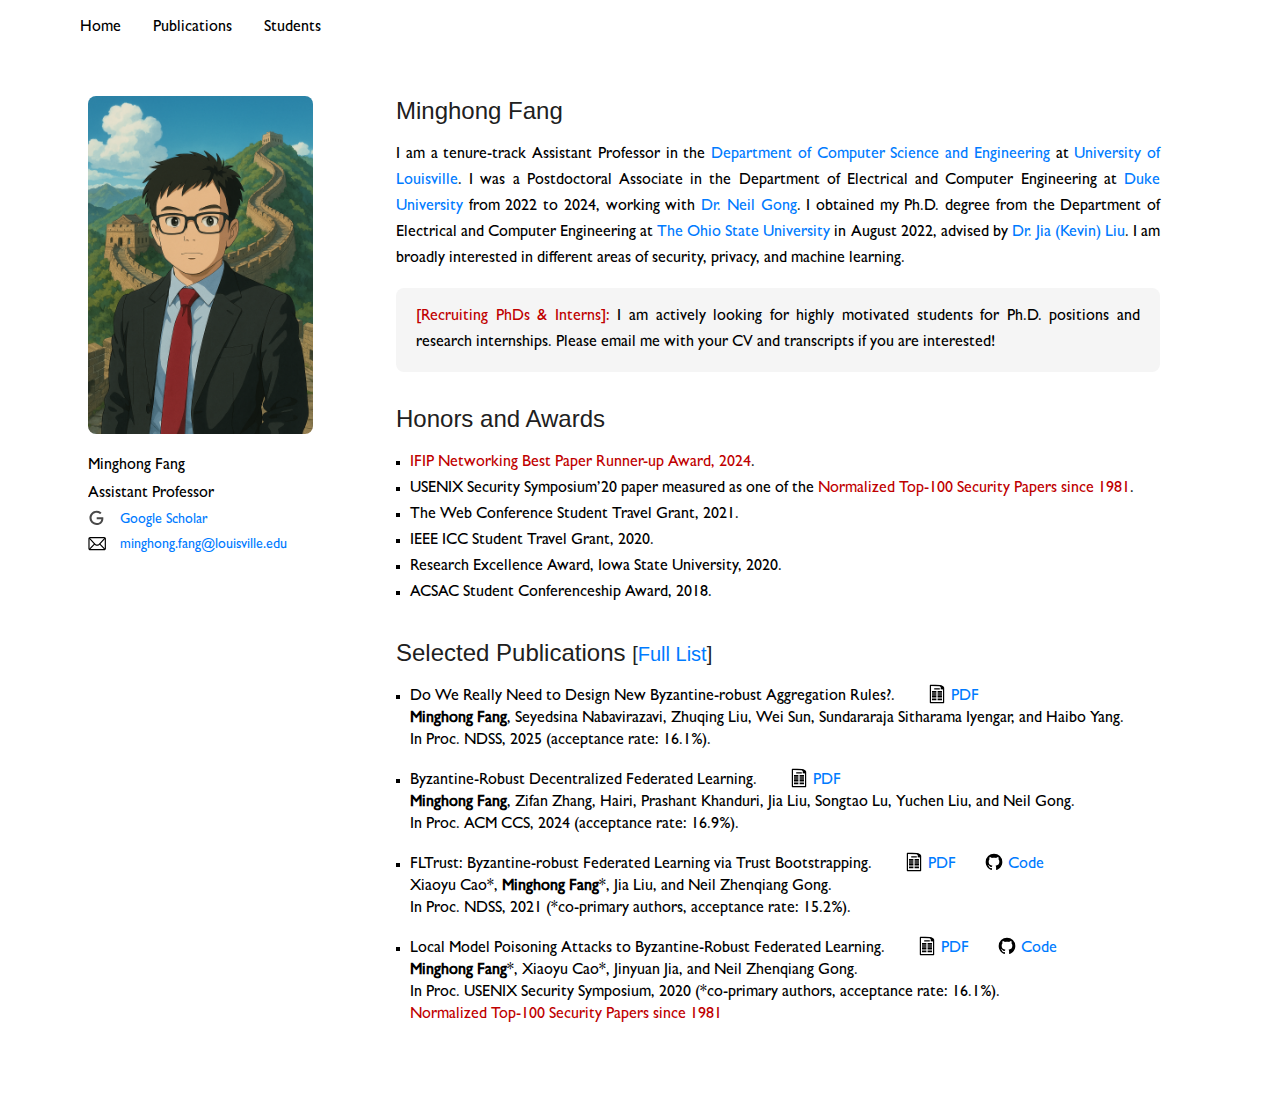
<file: index.html>
<!DOCTYPE html>
<html lang="en" class="min-h-full antialiased">
 <head>
  <meta charset="utf-8" />
  <meta name="viewport" content="width=device-width,initial-scale=1" />
  <title>Minghong Fang</title>
  <link rel="shortcut icon" type="image/png" href="/images/icon_MF_8.png">
  
  <meta name="robots" content="index,follow" />
  <link rel="preload" href="fonts/gillsans/Gill_Sans_Medium.otf" />
  <link rel="stylesheet" href="/css/main.min.css" />
  <script src="/js/main.min.js" defer="defer"></script>
  <meta name="twitter:card" content="summary_large_image" />
  <meta name="twitter:site" content="" />
  <meta name="twitter:creator" content="" />
  <meta name="og:locale" content="en_GB" />
  <meta name="og:type" content="website" />
  <link rel="icon" type="image/png" href="" />

<style>
  /* Ensure the link container is positioned correctly */
  .menu a[href="/"],
  .menu a[href="/publications/"],
  .menu a[href="/students/"] {
    position: relative;
    text-decoration: none; /* Remove default underline */
    overflow: hidden;
  }

  /* Create the centered underline effect */
  .menu a[href="/"]::after,
  .menu a[href="/publications/"]::after,
  .menu a[href="/students/"]::after {
    content: "";
    position: absolute;
    left: 50%; /* Start from the center */
    bottom: -3px; /* Adjust spacing below text */
    width: 0%; /* Start with no width */
    height: 2px; /* Thickness of the underline */
    background-color: rgb(100, 100, 100); /* Dark red color */
    transition: width 0.2s ease-in-out, left 0.2s ease-in-out; /* Smooth transition */
  }

  /* Expand the underline from center to full width on hover */
  .menu a[href="/"]:hover::after,
  .menu a[href="/publications/"]:hover::after,
  .menu a[href="/students/"]:hover::after {
    width: 100%; /* Expand to full width */
    left: 0%; /* Move left position to start from the left */
  }
</style>

 </head>
 <body class="leading-normal bg-white-255 dark:bg-black">
  <a class="sr-only" href="#main">Skip to content</a>
  <div id="wrapper" class="wrapper pb-16 md:pb-0 flex flex-col relative min-h-screen">
   <div class="">
    <header id="header" class="inner header flex flex-col md:flex-row md:justify-start items-center p-2 md:p-4">
     <nav id="nav" class="nav hidden md:flex flex-grow">
      <ul class="menu list-reset text-base flex flex-row justify-between flex-grow">
       <div class="flex flex-col md:flex-row items-center">
        <li class="level-1 mb-4 md:mr-8 md:mb-0"><a href="/" class="link hover:text-primary active:text-primary text-black" style="text-decoration: none">Home</a></li>
        <li class="level-1 mb-4 md:mr-8 md:mb-0"><a href="/publications/" class="link hover:text-primary active:text-primary text-black" style="text-decoration: none">Publications</a></li>
			
	<li class="level-1 mb-4 md:mr-8 md:mb-0"><a href="/students/" class="link hover:text-primary active:text-primary text-black" style="text-decoration: none">Students</a></li>
		
       </div>
      </ul>
     </nav>
    </header>
   </div>
   <main id="main" class="main inner flex flex-1 flex-col py-5 lg:py-10 focus:outline-none" tabindex="-1">
    <article id="container-centre" class="column centre flex-1">
     <div class="flex flex-col md:flex-row mb-8">
      <div class="w-full md:w-1/4">
       <div class="bg-white-255 overflow-hidden">
        <div class="md:flex flex-col">


		
   <div class="md:flex-shrink-0">
	    <img style="border-radius: 8px;" alt="Rounded image" src="/images/people/5.png" alt="Photo" width=225 oncontextmenu="return false;" ondragstart="return false;"/>    
	    </div>
         
		 <div class="mt-4 mb-4 pb-4 ml-0 md:ml-0 border-b border-gray-300 md:border-b-0">
		<p style="margin: 4px 0;">Minghong Fang</p>
		<p style="margin: 4px 0;">Assistant Professor</p>
		  <ul class="mt-2 text-sm break-all contact-card">
	
		  <li>
		<a style="color:rgb(0,123,255);" href="https://scholar.google.com/citations?user=L6vkkC8AAAAJ&hl=en" class="inline">
		 <svg class="contact-card-icon fill-current" xmlns="http://www.w3.org/2000/svg" xmlns:xlink="http://www.w3.org/1999/xlink" version="1.1" viewbox="0 1 28 28">
		  <path d="M21.35,11.1H12.18V13.83H18.69C18.36,17.64 15.19,19.27 12.19,19.27C8.36,19.27 5,16.25 5,12C5,7.9 8.2,4.73 12.2,4.73C15.29,4.73 17.1,6.7 17.1,6.7L19,4.72C19,4.72 16.56,2 12.1,2C6.42,2 2.03,6.8 2.03,12C2.03,17.05 6.16,22 12.25,22C17.6,22 21.5,18.33 21.5,12.91C21.5,11.76 21.35,11.1 21.35,11.1V11.1Z" />
		 </svg> 
		 <span style="color:rgb(0,123,255);">Google Scholar</span>
		 </a>
		</li>
		
		
        <li>
		<svg class="contact-card-icon" xmlns="http://www.w3.org/2000/svg" viewBox="-10 0 400 400" xml:space="preserve">
		<desc>Created with Fabric.js 1.7.22</desc>
		<defs>
		</defs>
		<g id="icon" style="stroke: none; stroke-width: 1; stroke-dasharray: none; stroke-linecap: butt; stroke-linejoin: miter; stroke-miterlimit: 10; fill: none; fill-rule: nonzero; opacity: 1;" transform="translate(-1.9443888888888807 -1.9443888888888807) scale(3.89 3.89)" >
			<path d="M 80.89 78.772 H 9.11 c -5.023 0 -9.11 -4.087 -9.11 -9.11 V 20.338 c 0 -5.023 4.087 -9.11 9.11 -9.11 h 71.78 c 5.023 0 9.11 4.087 9.11 9.11 v 49.324 C 90 74.686 85.913 78.772 80.89 78.772 z M 9.11 17.228 c -1.715 0 -3.11 1.396 -3.11 3.11 v 49.324 c 0 1.715 1.395 3.11 3.11 3.11 h 71.78 c 1.715 0 3.11 -1.396 3.11 -3.11 V 20.338 c 0 -1.715 -1.396 -3.11 -3.11 -3.11 H 9.11 z" style="stroke: none; stroke-width: 1; stroke-dasharray: none; stroke-linecap: butt; stroke-linejoin: miter; stroke-miterlimit: 10; fill: rgb(0,0,0); fill-rule: nonzero; opacity: 1;" transform=" matrix(1 0 0 1 0 0) " stroke-linecap="round" />
			<path d="M 45 55.427 c -5.408 0 -10.599 -2.292 -14.242 -6.288 L 2.493 18.125 l 4.435 -4.042 l 28.265 31.013 c 2.545 2.792 6.028 4.331 9.807 4.331 c 3.779 0 7.262 -1.538 9.808 -4.331 l 28.266 -31.013 l 4.434 4.042 L 59.241 49.138 C 55.599 53.135 50.408 55.427 45 55.427 z" style="stroke: none; stroke-width: 1; stroke-dasharray: none; stroke-linecap: butt; stroke-linejoin: miter; stroke-miterlimit: 10; fill: rgb(0,0,0); fill-rule: nonzero; opacity: 1;" transform=" matrix(1 0 0 1 0 0) " stroke-linecap="round" />
			<rect x="-0.96" y="57.16" rx="0" ry="0" width="38.98" height="6" style="stroke: none; stroke-width: 1; stroke-dasharray: none; stroke-linecap: butt; stroke-linejoin: miter; stroke-miterlimit: 10; fill: rgb(0,0,0); fill-rule: nonzero; opacity: 1;" transform=" matrix(0.7053 -0.7089 0.7089 0.7053 -37.1881 30.8639) "/>
			<rect x="68.47" y="40.67" rx="0" ry="0" width="6" height="38.98" style="stroke: none; stroke-width: 1; stroke-dasharray: none; stroke-linecap: butt; stroke-linejoin: miter; stroke-miterlimit: 10; fill: rgb(0,0,0); fill-rule: nonzero; opacity: 1;" transform=" matrix(0.709 -0.7053 0.7053 0.709 -21.628 67.9146) "/>
		</g>
		</svg>
		<a style="color:rgb(0,123,255);" href="mailto:minghong.fang@louisville.edu">minghong.fang@louisville.edu</a> 
		</a>
		</li>
		
         </ul>
         </div>
		 

		
        </div>
       </div>
      </div>
      <div class="w-full md:w-3/4 md:px-8 leading-relaxed md-content text-justify">
       <h1 class="font-normal mt-0 hidden md:block">Minghong Fang</h1>
       <p class="leading-relaxed"></p>
	<p>
I am a tenure-track Assistant Professor in the <a style="color:rgb(0,123,255);" href="https://engineering.louisville.edu/academics/departments/computer/" target="_blank">Department of Computer Science and Engineering</a> at <a style="color:rgb(0,123,255);" href="https://louisville.edu/" target="_blank">University of Louisville</a>. I was a Postdoctoral Associate in the Department of Electrical and Computer Engineering at <a style="color:rgb(0,123,255);" href="https://duke.edu/" target="_blank">Duke University</a> from 2022 to 2024, working with <a style="color:rgb(0,123,255);" href="https://people.duke.edu/~zg70/" target="_blank">Dr. Neil Gong</a>. I obtained my Ph.D. degree from the Department of Electrical and Computer Engineering at <a style="color:rgb(0,123,255);" href="http://www.osu.edu/" target="_blank">The Ohio State University</a> in August 2022, advised by <a style="color:rgb(0,123,255);" href="https://kevinliu-osu.github.io/" target="_blank">Dr. Jia (Kevin) Liu</a>. 
I am broadly interested in different areas of security, privacy, and machine learning. 
	</p>
	
	<div class="text-left mt-4"><span class="inline-block px-5 py-4" style="max-width: 100%; background-color: #f5f5f5; text-align: justify; border-radius: 8px;"><span style="color:rgb(192, 0, 0);">[Recruiting PhDs & Interns]:</span> I am actively looking for highly motivated students for Ph.D. positions and research internships. Please email me with your CV and transcripts if you are interested!</span></div>
	      
	<h1>Honors and Awards</h1>
       <ul>
	<li><a style="color:rgb(192, 0, 0);" href="https://networking.ifip.org/2024/" target="_blank">IFIP Networking Best Paper Runner-up Award, 2024</a>.</li>       
	<li> USENIX Security Symposium’20 paper measured as one of the <a style="color:rgb(192, 0, 0);" href="https://mlsec.org/topnotch/sec_ntop100.html" target="_blank">Normalized Top-100 Security Papers since 1981</a>.</li>
        <li>The Web Conference Student Travel Grant, 2021.</li>
        <li>IEEE ICC Student Travel Grant, 2020.</li>
        <li>Research Excellence Award, Iowa State University, 2020.</li>
        <li>ACSAC Student Conferenceship Award, 2018.</li>
       </ul>
       <h1>Selected Publications <small>[<a style="color:rgb(0,123,255);" href="/publications/">Full List</a>]</small></h1>
	   <ul>

 <li>
   <div class="mb-4 publication">
	<div class="flex flex-col md:flex-row items-center">
	 <div class="md:ml-0 leading-snug">
	  <h4 class="mb-0 mt-0"><span class="mr-4 font-medium">Do We Really Need to Design New Byzantine-robust Aggregation Rules?.</span>
	  <a style="color:rgb(0,123,255);" href="https://arxiv.org/pdf/2501.17381" target="_blank" class="publication-icon" rel="noopener"> 
	<svg class="contact-card-icon" xmlns="http://www.w3.org/2000/svg"  viewBox="0 0 100 100" xml:space="preserve">
	<desc>Created with Fabric.js 1.7.22</desc>
	<defs>
	</defs>
	<g transform="translate(0,-952.36218)">
	<path style="text-indent:0;text-transform:none;direction:ltr;block-progression:tb;baseline-shift:baseline;color:#000000;enable-background:accumulate;" d="m 16.747589,956.36214 c -1.4843,0.1244 -2.7526,1.5092 -2.7476,3 l 0,86.00006 c 2e-4,1.5708 1.428,2.9998 2.9974,3 15.9861,10e-5 48.9366,0 66.0051,0 1.5798,-10e-5 3.0136,-1.4501 2.9974,-3.0312 -0.021,-24.6666 -0.042,-49.33326 -0.062,-73.99986 -0.5728,-4.4178 -4.1361,-7.3999 -7.3686,-9.5 -3.8687,-2.4892 -8.7009,-4.452 -13.5507,-4.4688 -16.5565,-0.2512 -33.5464,-0.7334 -48.2706,-1.0002 z m 3.2472,6.0625 42.6192,0.875 c 2.9721,0.7849 5.1391,3.0105 5.9948,5.3125 2.0027,2.8809 -0.9375,6.393 -0.5626,8.4506 0.243,0.9917 1.0271,1.8324 1.9988,2.1432 3.2713,1.0237 6.6843,0.6154 9.8977,-1 l 0.062,64.15626 c -16.7698,0 -44.1353,10e-5 -60.0103,0 z m 16.0173,10.9375 0,6 27.9757,0 0,-6 z m -11.0216,14 0,6 21.9808,0 0,-6 z m 27.9756,0 0,6 21.9809,0 0,-6 z m -27.9756,8 0,5.99996 21.9808,0 0,-5.99996 z m 27.9756,0 0,5.99996 21.9809,0 0,-5.99996 z m -27.9756,7.99996 0,6.0001 21.9808,0 0,-6.0001 z m 27.9756,0 0,6.0001 21.9809,0 0,-6.0001 z m -27.9756,8.0001 0,6 21.9808,0 0,-6 z m 27.9756,0 0,6 21.9809,0 0,-6 z m -27.9756,8 0,6 21.9808,0 0,-6 z m 27.9756,0 0,6 21.9809,0 0,-6 z m -27.9756,8 0,6 21.9808,0 0,-6 z m 27.9756,0 0,6 21.9809,0 0,-6 z" fill="#000000" fill-opacity="1" stroke="none" marker="none" visibility="visible" display="inline" overflow="visible"/>
	</g>
	</svg>
		<span>PDF</span>
		</a>
	  </h4>
	  <p><b>Minghong Fang</b>, Seyedsina Nabavirazavi, Zhuqing Liu, Wei Sun, Sundararaja Sitharama Iyengar, and Haibo Yang.</p>
	  <p>In Proc. NDSS, 2025 (acceptance rate: 16.1%).</p>
	 </div>
	</div>
   </div>
  </li>

<li>
   <div class="mb-4 publication">
	<div class="flex flex-col md:flex-row items-center">
	 <div class="md:ml-0 leading-snug">
	  <h4 class="mb-0 mt-0"><span class="mr-4 font-medium">Byzantine-Robust Decentralized Federated Learning.</span>
	  <a style="color:rgb(0,123,255);" href="https://arxiv.org/pdf/2406.10416" target="_blank" class="publication-icon" rel="noopener"> 
	<svg class="contact-card-icon" xmlns="http://www.w3.org/2000/svg"  viewBox="0 0 100 100" xml:space="preserve">
	<desc>Created with Fabric.js 1.7.22</desc>
	<defs>
	</defs>
	<g transform="translate(0,-952.36218)">
	<path style="text-indent:0;text-transform:none;direction:ltr;block-progression:tb;baseline-shift:baseline;color:#000000;enable-background:accumulate;" d="m 16.747589,956.36214 c -1.4843,0.1244 -2.7526,1.5092 -2.7476,3 l 0,86.00006 c 2e-4,1.5708 1.428,2.9998 2.9974,3 15.9861,10e-5 48.9366,0 66.0051,0 1.5798,-10e-5 3.0136,-1.4501 2.9974,-3.0312 -0.021,-24.6666 -0.042,-49.33326 -0.062,-73.99986 -0.5728,-4.4178 -4.1361,-7.3999 -7.3686,-9.5 -3.8687,-2.4892 -8.7009,-4.452 -13.5507,-4.4688 -16.5565,-0.2512 -33.5464,-0.7334 -48.2706,-1.0002 z m 3.2472,6.0625 42.6192,0.875 c 2.9721,0.7849 5.1391,3.0105 5.9948,5.3125 2.0027,2.8809 -0.9375,6.393 -0.5626,8.4506 0.243,0.9917 1.0271,1.8324 1.9988,2.1432 3.2713,1.0237 6.6843,0.6154 9.8977,-1 l 0.062,64.15626 c -16.7698,0 -44.1353,10e-5 -60.0103,0 z m 16.0173,10.9375 0,6 27.9757,0 0,-6 z m -11.0216,14 0,6 21.9808,0 0,-6 z m 27.9756,0 0,6 21.9809,0 0,-6 z m -27.9756,8 0,5.99996 21.9808,0 0,-5.99996 z m 27.9756,0 0,5.99996 21.9809,0 0,-5.99996 z m -27.9756,7.99996 0,6.0001 21.9808,0 0,-6.0001 z m 27.9756,0 0,6.0001 21.9809,0 0,-6.0001 z m -27.9756,8.0001 0,6 21.9808,0 0,-6 z m 27.9756,0 0,6 21.9809,0 0,-6 z m -27.9756,8 0,6 21.9808,0 0,-6 z m 27.9756,0 0,6 21.9809,0 0,-6 z m -27.9756,8 0,6 21.9808,0 0,-6 z m 27.9756,0 0,6 21.9809,0 0,-6 z" fill="#000000" fill-opacity="1" stroke="none" marker="none" visibility="visible" display="inline" overflow="visible"/>
	</g>
	</svg>
		<span>PDF</span>
		</a>
	  </h4>
	  <p><b>Minghong Fang</b>, Zifan Zhang, Hairi, Prashant Khanduri, Jia Liu, Songtao Lu, Yuchen Liu, and Neil Gong.</p>
	  <p>In Proc. ACM CCS, 2024 (acceptance rate: 16.9%).</p>
	 </div>
	</div>
   </div>
  </li>
		   
 <li>
       <div class="mb-4 publication">
        <div class="flex flex-col md:flex-row items-center">
         <div class="md:ml-0 leading-snug">
          <h4 class="mb-0 mt-0"><span class="mr-4 font-medium">FLTrust: Byzantine-robust Federated Learning via Trust Bootstrapping.</span>
		  <a style="color:rgb(0,123,255);" href="https://arxiv.org/pdf/2012.13995.pdf" target="_blank" class="publication-icon" rel="noopener"> 
		<svg class="contact-card-icon" xmlns="http://www.w3.org/2000/svg"  viewBox="0 0 100 100" xml:space="preserve">
		<desc>Created with Fabric.js 1.7.22</desc>
		<defs>
		</defs>
	<g transform="translate(0,-952.36218)">
		<path style="text-indent:0;text-transform:none;direction:ltr;block-progression:tb;baseline-shift:baseline;color:#000000;enable-background:accumulate;" d="m 16.747589,956.36214 c -1.4843,0.1244 -2.7526,1.5092 -2.7476,3 l 0,86.00006 c 2e-4,1.5708 1.428,2.9998 2.9974,3 15.9861,10e-5 48.9366,0 66.0051,0 1.5798,-10e-5 3.0136,-1.4501 2.9974,-3.0312 -0.021,-24.6666 -0.042,-49.33326 -0.062,-73.99986 -0.5728,-4.4178 -4.1361,-7.3999 -7.3686,-9.5 -3.8687,-2.4892 -8.7009,-4.452 -13.5507,-4.4688 -16.5565,-0.2512 -33.5464,-0.7334 -48.2706,-1.0002 z m 3.2472,6.0625 42.6192,0.875 c 2.9721,0.7849 5.1391,3.0105 5.9948,5.3125 2.0027,2.8809 -0.9375,6.393 -0.5626,8.4506 0.243,0.9917 1.0271,1.8324 1.9988,2.1432 3.2713,1.0237 6.6843,0.6154 9.8977,-1 l 0.062,64.15626 c -16.7698,0 -44.1353,10e-5 -60.0103,0 z m 16.0173,10.9375 0,6 27.9757,0 0,-6 z m -11.0216,14 0,6 21.9808,0 0,-6 z m 27.9756,0 0,6 21.9809,0 0,-6 z m -27.9756,8 0,5.99996 21.9808,0 0,-5.99996 z m 27.9756,0 0,5.99996 21.9809,0 0,-5.99996 z m -27.9756,7.99996 0,6.0001 21.9808,0 0,-6.0001 z m 27.9756,0 0,6.0001 21.9809,0 0,-6.0001 z m -27.9756,8.0001 0,6 21.9808,0 0,-6 z m 27.9756,0 0,6 21.9809,0 0,-6 z m -27.9756,8 0,6 21.9808,0 0,-6 z m 27.9756,0 0,6 21.9809,0 0,-6 z m -27.9756,8 0,6 21.9808,0 0,-6 z m 27.9756,0 0,6 21.9809,0 0,-6 z" fill="#000000" fill-opacity="1" stroke="none" marker="none" visibility="visible" display="inline" overflow="visible"/>
		</g>
		</svg>
			<span>PDF</span>
		</a>

	 <a href="/code/FLTrust_code.zip" target="_blank" class="publication-icon">
	  <svg class="fill-current" xmlns="http://www.w3.org/2000/svg" xmlns:xlink="http://www.w3.org/1999/xlink" version="1.1" width="24" height="24" viewBox="0 0 24 24">
		 <path d="M12,2A10,10 0 0,0 2,12C2,16.42 4.87,20.17 8.84,21.5C9.34,21.58 9.5,21.27 9.5,21C9.5,20.77 9.5,20.14 9.5,19.31C6.73,19.91 6.14,17.97 6.14,17.97C5.68,16.81 5.03,16.5 5.03,16.5C4.12,15.88 5.1,15.9 5.1,15.9C6.1,15.97 6.63,16.93 6.63,16.93C7.5,18.45 8.97,18 9.54,17.76C9.63,17.11 9.89,16.67 10.17,16.42C7.95,16.17 5.62,15.31 5.62,11.5C5.62,10.39 6,9.5 6.65,8.79C6.55,8.54 6.2,7.5 6.75,6.15C6.75,6.15 7.59,5.88 9.5,7.17C10.29,6.95 11.15,6.84 12,6.84C12.85,6.84 13.71,6.95 14.5,7.17C16.41,5.88 17.25,6.15 17.25,6.15C17.8,7.5 17.45,8.54 17.35,8.79C18,9.5 18.38,10.39 18.38,11.5C18.38,15.32 16.04,16.16 13.81,16.41C14.17,16.72 14.5,17.33 14.5,18.26C14.5,19.6 14.5,20.68 14.5,21C14.5,21.27 14.66,21.59 15.17,21.5C19.14,20.16 22,16.42 22,12A10,10 0 0,0 12,2Z"/>
	  </svg>
	  <span style="color:rgb(0,123,255);">Code</span> 
	</a>
		  
		  </h4>
          <p>Xiaoyu Cao*, <b>Minghong Fang</b>*, Jia Liu, and Neil Zhenqiang Gong.</p>
          <p> In Proc. NDSS, 2021 (*co-primary authors, acceptance rate: 15.2%).</p>
         </div>
        </div>
       </div>
	</li>
	   
	<li>
       <div class="mb-4 publication">
        <div class="flex flex-col md:flex-row items-center">
         <div class="md:ml-0 leading-snug">
          <h4 class="mb-0 mt-0"><span class="mr-4 font-medium">Local Model Poisoning Attacks to Byzantine-Robust Federated Learning.</span>
		  <a style="color:rgb(0,123,255);" href="https://arxiv.org/pdf/1911.11815.pdf" target="_blank" class="publication-icon" rel="noopener"> 
		<svg class="contact-card-icon" xmlns="http://www.w3.org/2000/svg"  viewBox="0 0 100 100" xml:space="preserve">
		<desc>Created with Fabric.js 1.7.22</desc>
		<defs>
		</defs>
		<g transform="translate(0,-952.36218)">
		<path style="text-indent:0;text-transform:none;direction:ltr;block-progression:tb;baseline-shift:baseline;color:#000000;enable-background:accumulate;" d="m 16.747589,956.36214 c -1.4843,0.1244 -2.7526,1.5092 -2.7476,3 l 0,86.00006 c 2e-4,1.5708 1.428,2.9998 2.9974,3 15.9861,10e-5 48.9366,0 66.0051,0 1.5798,-10e-5 3.0136,-1.4501 2.9974,-3.0312 -0.021,-24.6666 -0.042,-49.33326 -0.062,-73.99986 -0.5728,-4.4178 -4.1361,-7.3999 -7.3686,-9.5 -3.8687,-2.4892 -8.7009,-4.452 -13.5507,-4.4688 -16.5565,-0.2512 -33.5464,-0.7334 -48.2706,-1.0002 z m 3.2472,6.0625 42.6192,0.875 c 2.9721,0.7849 5.1391,3.0105 5.9948,5.3125 2.0027,2.8809 -0.9375,6.393 -0.5626,8.4506 0.243,0.9917 1.0271,1.8324 1.9988,2.1432 3.2713,1.0237 6.6843,0.6154 9.8977,-1 l 0.062,64.15626 c -16.7698,0 -44.1353,10e-5 -60.0103,0 z m 16.0173,10.9375 0,6 27.9757,0 0,-6 z m -11.0216,14 0,6 21.9808,0 0,-6 z m 27.9756,0 0,6 21.9809,0 0,-6 z m -27.9756,8 0,5.99996 21.9808,0 0,-5.99996 z m 27.9756,0 0,5.99996 21.9809,0 0,-5.99996 z m -27.9756,7.99996 0,6.0001 21.9808,0 0,-6.0001 z m 27.9756,0 0,6.0001 21.9809,0 0,-6.0001 z m -27.9756,8.0001 0,6 21.9808,0 0,-6 z m 27.9756,0 0,6 21.9809,0 0,-6 z m -27.9756,8 0,6 21.9808,0 0,-6 z m 27.9756,0 0,6 21.9809,0 0,-6 z m -27.9756,8 0,6 21.9808,0 0,-6 z m 27.9756,0 0,6 21.9809,0 0,-6 z" fill="#000000" fill-opacity="1" stroke="none" marker="none" visibility="visible" display="inline" overflow="visible"/>
		</g>
		</svg>
			<span>PDF</span>
		</a>
		
		<a href="/code/FLTrust_code.zip" target="_blank" class="publication-icon">
		  <svg class="fill-current" xmlns="http://www.w3.org/2000/svg" xmlns:xlink="http://www.w3.org/1999/xlink" version="1.1" width="24" height="24" viewBox="0 0 24 24">
			 <path d="M12,2A10,10 0 0,0 2,12C2,16.42 4.87,20.17 8.84,21.5C9.34,21.58 9.5,21.27 9.5,21C9.5,20.77 9.5,20.14 9.5,19.31C6.73,19.91 6.14,17.97 6.14,17.97C5.68,16.81 5.03,16.5 5.03,16.5C4.12,15.88 5.1,15.9 5.1,15.9C6.1,15.97 6.63,16.93 6.63,16.93C7.5,18.45 8.97,18 9.54,17.76C9.63,17.11 9.89,16.67 10.17,16.42C7.95,16.17 5.62,15.31 5.62,11.5C5.62,10.39 6,9.5 6.65,8.79C6.55,8.54 6.2,7.5 6.75,6.15C6.75,6.15 7.59,5.88 9.5,7.17C10.29,6.95 11.15,6.84 12,6.84C12.85,6.84 13.71,6.95 14.5,7.17C16.41,5.88 17.25,6.15 17.25,6.15C17.8,7.5 17.45,8.54 17.35,8.79C18,9.5 18.38,10.39 18.38,11.5C18.38,15.32 16.04,16.16 13.81,16.41C14.17,16.72 14.5,17.33 14.5,18.26C14.5,19.6 14.5,20.68 14.5,21C14.5,21.27 14.66,21.59 15.17,21.5C19.14,20.16 22,16.42 22,12A10,10 0 0,0 12,2Z"/>
		  </svg>
		  <span style="color:rgb(0,123,255);">Code</span> 
		</a>
		  
		  </h4>
          <p><b>Minghong Fang</b>*, Xiaoyu Cao*, Jinyuan Jia, and Neil Zhenqiang Gong.</p>
          <p> In Proc. USENIX Security Symposium, 2020 (*co-primary authors, acceptance rate: 16.1%).</p>
		  <p><a style="color:rgb(192, 0, 0);" href="https://mlsec.org/topnotch/sec_ntop100.html" target="_blank">Normalized Top-100 Security Papers since 1981</a> 
		  </p>
         </div>
        </div>
       </div>
	   </li>
	   
	   
	   </ul>
       <p></p>
      </div>
     </div>
    </article>
   </main>

   
   
  </div>
  <nav id="mobile-nav" class="mobile-nav fixed left-0 top-0 h-screen w-full overflow-y-auto pt-12 bg-gray-200 z-50 md:hidden">
   <ul>
    <li class="item relative opacity-0"><a href="/" class="link block py-2 px-5 text-dark text-3xl hover:text-primary" style="text-decoration: none">Home</a></li>
	<li class="item relative opacity-0"><a href="/publications/" class="link block py-2 px-5 text-dark text-3xl hover:text-primary" style="text-decoration: none">Publications</a></li>
	
	<li class="item relative opacity-0"><a href="/students/" class="link block py-2 px-5 text-dark text-3xl hover:text-primary" style="text-decoration: none">Students</a></li>
		
   </ul>
  </nav>
  <button id="mobile-nav-toggle" class="mobile-nav-toggle block fixed h-16 w-full bottom-0 flex items-center justify-center font-bold border-none bg-gray-200 text-dark z-50 focus:outline-none md:hidden" aria-label="Mobile menu toggle" aria-expanded="false" aria-controls="mobile-nav"><span class="mobile-nav-label mr-2 font-medium">Menu</span> <span class="mobile-nav-icon" aria-hidden="true"><span class="mobile-nav-icon-line bg-black w-6 block transition-all duration-200 ease-out mb-1"></span> <span class="mobile-nav-icon-line bg-black w-6 block transition-all duration-200 ease-out mb-1"></span> <span class="mobile-nav-icon-line bg-black w-6 block transition-all duration-200 ease-out"></span></span></button>
 </body>
</html>
</file>
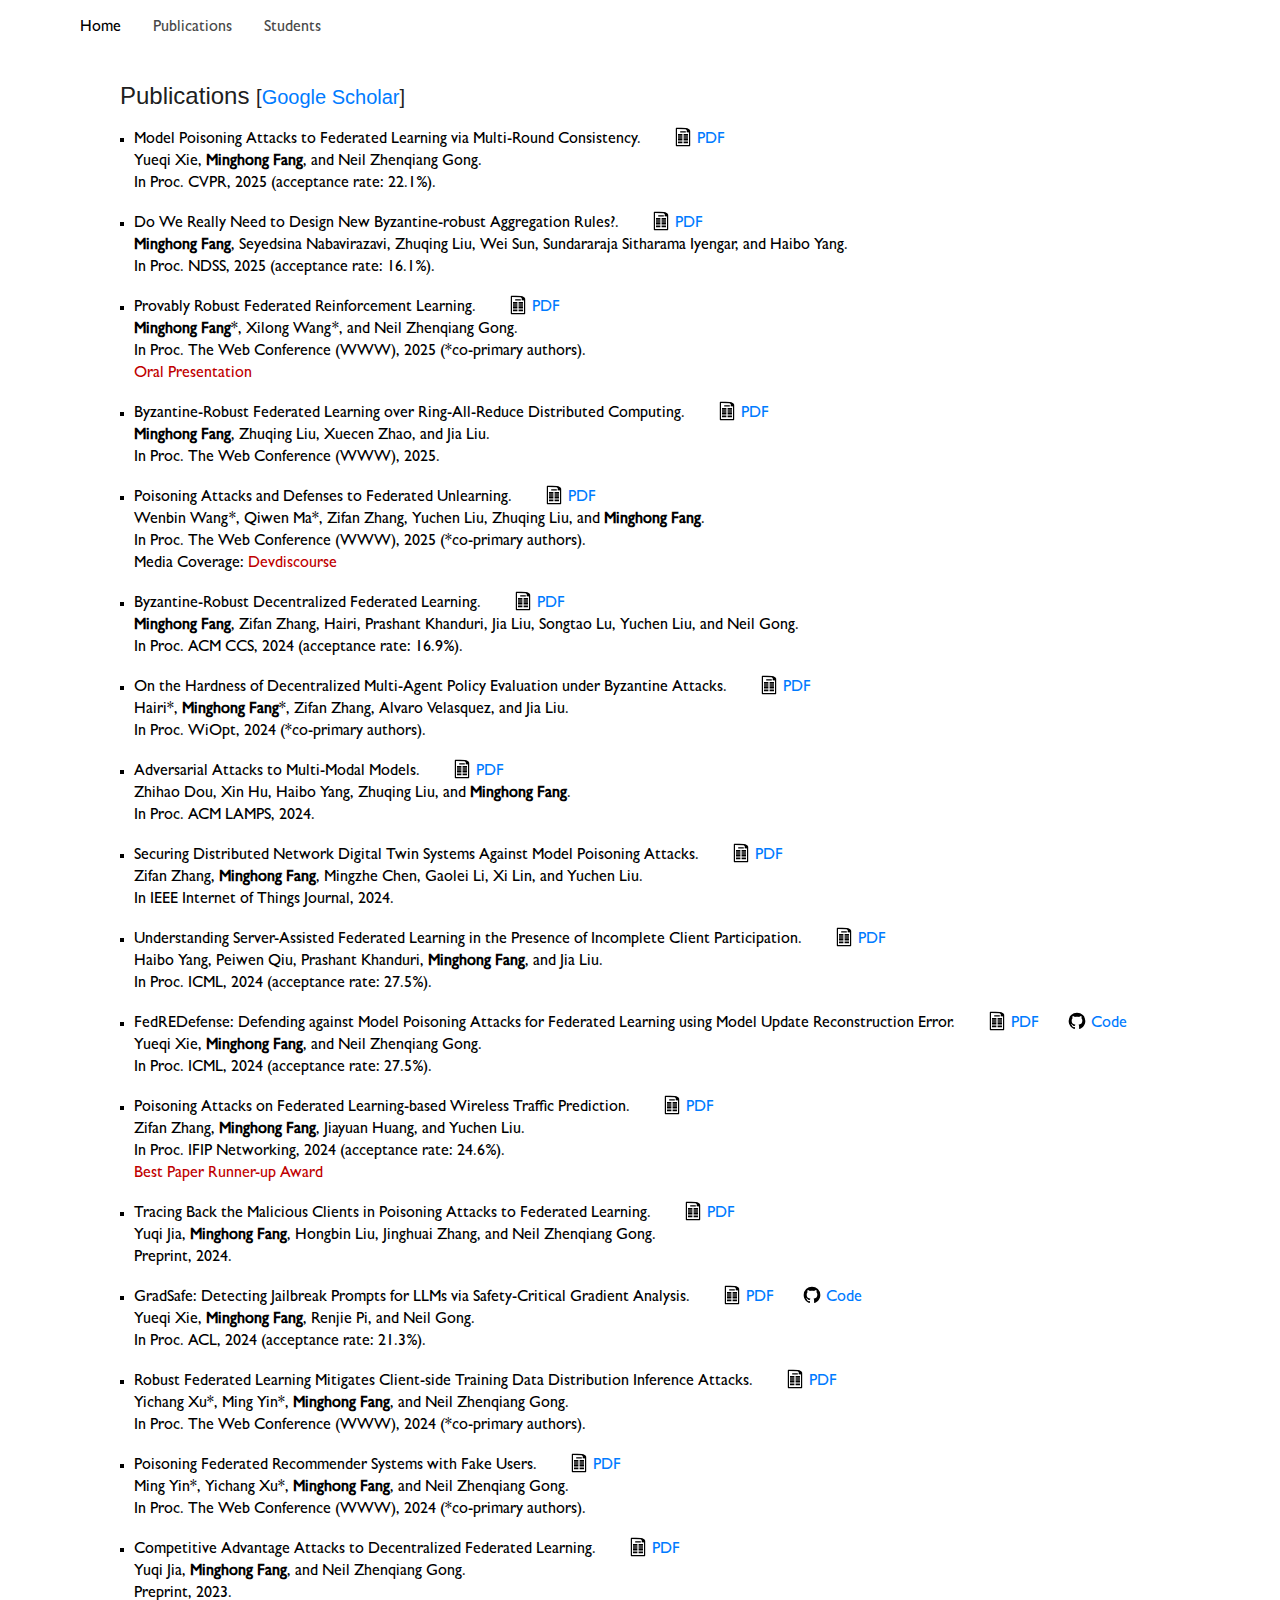
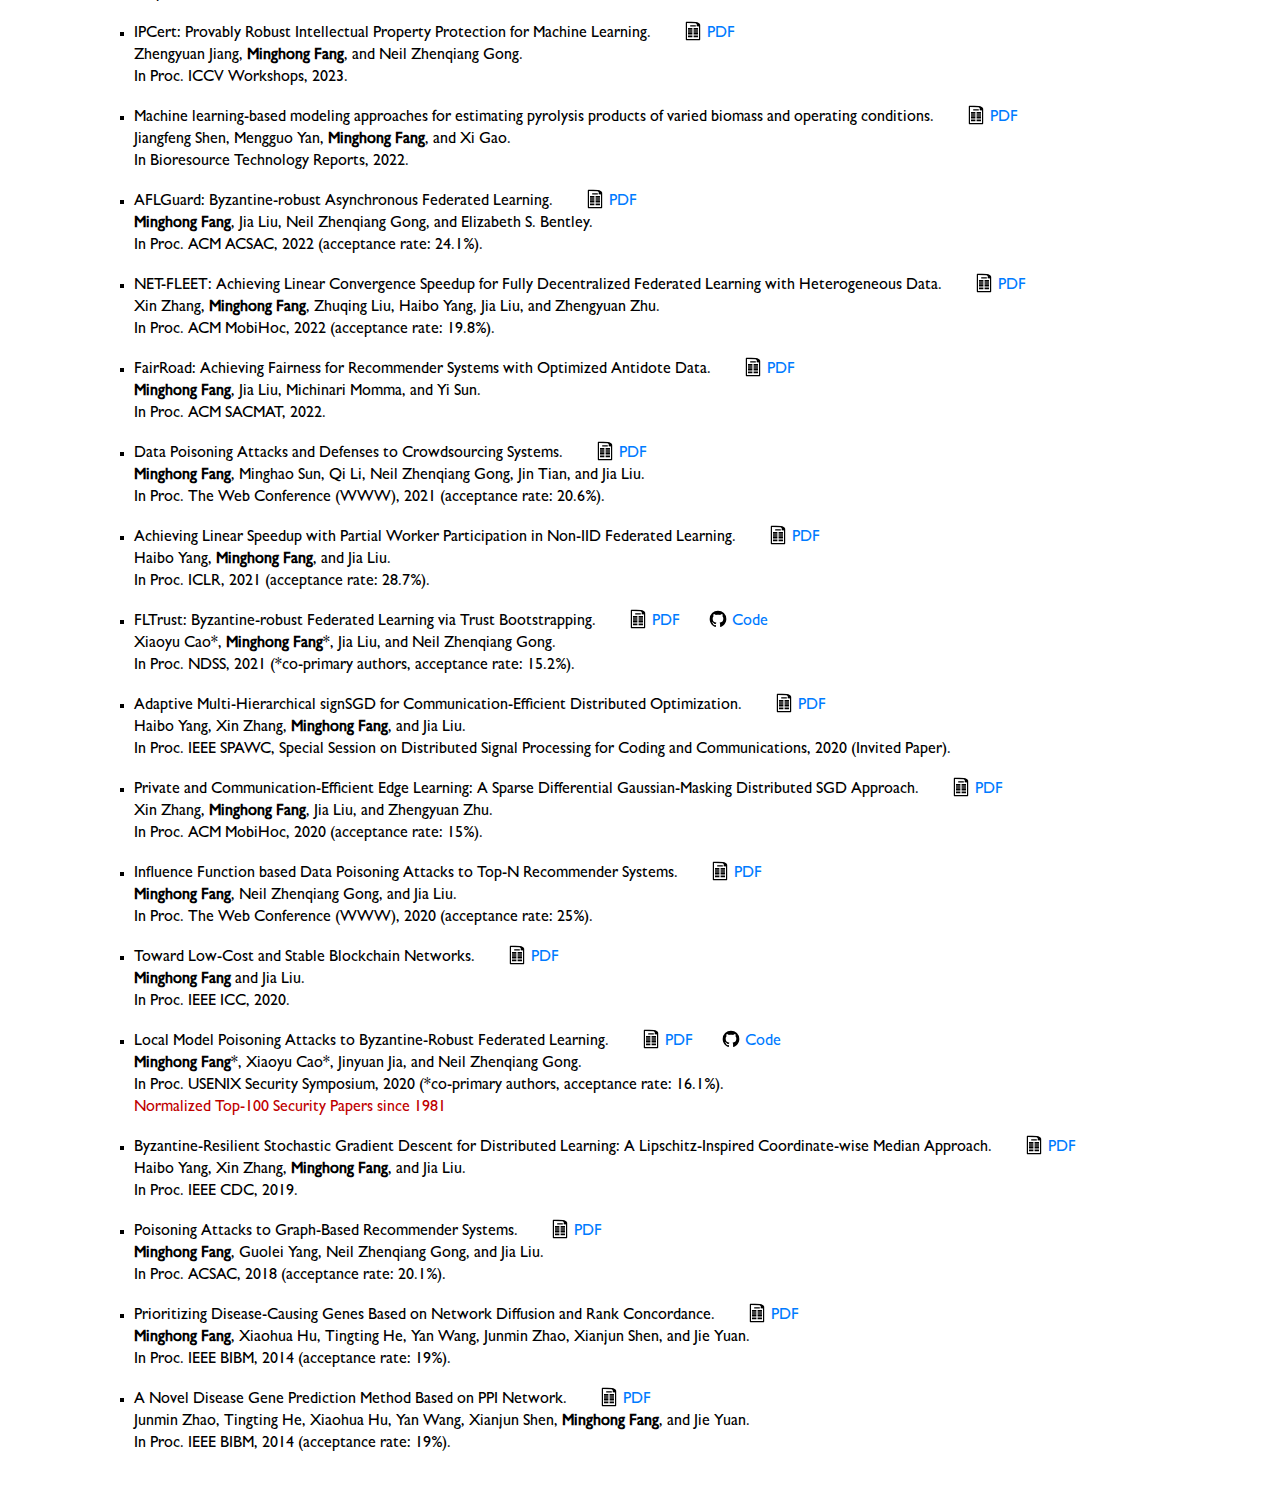
<file: publications/index.html>
<!DOCTYPE html>
<html lang="en" class="min-h-full antialiased">
 <head>
  <meta charset="utf-8" />
  <meta name="viewport" content="width=device-width,initial-scale=1" />
  <title>Minghong Fang</title>
  <link rel="shortcut icon" type="image/png" href="/images/icon_MF_8.png">
  <meta name="robots" content="index,follow" />
  <link rel="preload" href="fonts/gillsans/Gill_Sans_Medium.otf" />
  <link rel="stylesheet" href="/css/main.min.css" />
  <script src="/js/main.min.js" defer="defer"></script>
  <meta name="twitter:site" content="" />
  <meta name="twitter:creator" content="" />
  <meta name="og:locale" content="en_GB" />
  <meta name="og:type" content="website" />
  <link rel="icon" type="image/png" href="" />

 <style>
  /* Ensure the link container is positioned correctly */
  .menu a[href="/"],
  .menu a[href="/publications/"],
  .menu a[href="/students/"] {
    position: relative;
    text-decoration: none; /* Remove default underline */
    overflow: hidden;
  }

  /* Create the centered underline effect */
  .menu a[href="/"]::after,
  .menu a[href="/publications/"]::after,
  .menu a[href="/students/"]::after {
    content: "";
    position: absolute;
    left: 50%; /* Start from the center */
    bottom: -3px; /* Adjust spacing below text */
    width: 0%; /* Start with no width */
    height: 2px; /* Thickness of the underline */
    background-color: rgb(100, 100, 100); /* Dark red color */
    transition: width 0.2s ease-in-out, left 0.2s ease-in-out; /* Smooth transition */
  }

  /* Expand the underline from center to full width on hover */
  .menu a[href="/"]:hover::after,
  .menu a[href="/publications/"]:hover::after,
  .menu a[href="/students/"]:hover::after {
    width: 100%; /* Expand to full width */
    left: 0%; /* Move left position to start from the left */
  }
</style>
	 
 </head>
 <body id="publications" class="leading-normal bg-white-255 dark:bg-black">
  <a class="sr-only" href="#main">Skip to content</a>
  <div id="wrapper" class="wrapper pb-16 md:pb-0 flex flex-col relative min-h-screen">
   <div class="">
    <header id="header" class="inner header flex flex-col md:flex-row md:justify-start items-center p-2 md:p-4">
     <nav id="nav" class="nav hidden md:flex flex-grow">
      <ul class="menu list-reset text-base flex flex-row justify-between flex-grow">
       <div class="flex flex-col md:flex-row items-center">
        <li class="level-1 mb-4 md:mr-8 md:mb-0"><a href="/" class="link hover:text-primary active:text-primary text-black" style="text-decoration: none">Home</a></li>
        <li class="level-1 mb-4 md:mr-8 md:mb-0"><a href="/publications/" class="link hover:text-primary active:text-primary active text-primary" aria-current="page" style="text-decoration: none">Publications</a></li>
		
	<li class="level-1 mb-4 md:mr-8 md:mb-0"><a href="/students/" class="link hover:text-primary active:text-primary active text-primary" aria-current="page" style="text-decoration: none">Students</a></li>				
       
       </div>
      </ul>
     </nav>
    </header>
   </div>
   <main id="main" class="main inner flex flex-1 flex-col py-5 lg:py-10 focus:outline-none" tabindex="-1">
   <div class="w-full md:px-8 leading-relaxed md-content text-justify">
     <h1 class="font-normal mt-0 hidden md:block" style="margin-top:-15px;">Publications <small>[<a style="color:rgb(0,123,255);" href="https://scholar.google.com/citations?user=L6vkkC8AAAAJ&hl=en">Google Scholar</a>]</small></h1>
  
 <ul>
	 
 <li>
<div class="mb-4 publication">
        <div class="flex flex-col md:flex-row items-center">
         <div class="md:ml-0 leading-snug">
          <h4 class="mb-0 mt-0"><span class="mr-4 font-medium">Model Poisoning Attacks to Federated Learning via Multi-Round Consistency.</span>
		  <a style="color:rgb(0,123,255);" href="https://arxiv.org/pdf/2404.15611.pdf" target="_blank" class="publication-icon" rel="noopener"> 
            <svg class="contact-card-icon" xmlns="http://www.w3.org/2000/svg"  viewBox="0 0 100 100" xml:space="preserve">
			<desc>Created with Fabric.js 1.7.22</desc>
			<defs>
			</defs>
		<g transform="translate(0,-952.36218)">
		<path style="text-indent:0;text-transform:none;direction:ltr;block-progression:tb;baseline-shift:baseline;color:#000000;enable-background:accumulate;" d="m 16.747589,956.36214 c -1.4843,0.1244 -2.7526,1.5092 -2.7476,3 l 0,86.00006 c 2e-4,1.5708 1.428,2.9998 2.9974,3 15.9861,10e-5 48.9366,0 66.0051,0 1.5798,-10e-5 3.0136,-1.4501 2.9974,-3.0312 -0.021,-24.6666 -0.042,-49.33326 -0.062,-73.99986 -0.5728,-4.4178 -4.1361,-7.3999 -7.3686,-9.5 -3.8687,-2.4892 -8.7009,-4.452 -13.5507,-4.4688 -16.5565,-0.2512 -33.5464,-0.7334 -48.2706,-1.0002 z m 3.2472,6.0625 42.6192,0.875 c 2.9721,0.7849 5.1391,3.0105 5.9948,5.3125 2.0027,2.8809 -0.9375,6.393 -0.5626,8.4506 0.243,0.9917 1.0271,1.8324 1.9988,2.1432 3.2713,1.0237 6.6843,0.6154 9.8977,-1 l 0.062,64.15626 c -16.7698,0 -44.1353,10e-5 -60.0103,0 z m 16.0173,10.9375 0,6 27.9757,0 0,-6 z m -11.0216,14 0,6 21.9808,0 0,-6 z m 27.9756,0 0,6 21.9809,0 0,-6 z m -27.9756,8 0,5.99996 21.9808,0 0,-5.99996 z m 27.9756,0 0,5.99996 21.9809,0 0,-5.99996 z m -27.9756,7.99996 0,6.0001 21.9808,0 0,-6.0001 z m 27.9756,0 0,6.0001 21.9809,0 0,-6.0001 z m -27.9756,8.0001 0,6 21.9808,0 0,-6 z m 27.9756,0 0,6 21.9809,0 0,-6 z m -27.9756,8 0,6 21.9808,0 0,-6 z m 27.9756,0 0,6 21.9809,0 0,-6 z m -27.9756,8 0,6 21.9808,0 0,-6 z m 27.9756,0 0,6 21.9809,0 0,-6 z" fill="#000000" fill-opacity="1" stroke="none" marker="none" visibility="visible" display="inline" overflow="visible"/>
		</g>
			</svg>
			<span>PDF</span>
			</a>
			</h4>
		  <p>Yueqi Xie, <b>Minghong Fang</b>, and Neil Zhenqiang Gong.</p>
          <p>In Proc. CVPR, 2025 (acceptance rate: 22.1%).</p>
         </div>
        </div>
</div>
</li>
	 
 <li>
   <div class="mb-4 publication">
	<div class="flex flex-col md:flex-row items-center">
	 <div class="md:ml-0 leading-snug">
	  <h4 class="mb-0 mt-0"><span class="mr-4 font-medium">Do We Really Need to Design New Byzantine-robust Aggregation Rules?.</span>
	  <a style="color:rgb(0,123,255);" href="https://arxiv.org/pdf/2501.17381" target="_blank" class="publication-icon" rel="noopener"> 
	<svg class="contact-card-icon" xmlns="http://www.w3.org/2000/svg"  viewBox="0 0 100 100" xml:space="preserve">
	<desc>Created with Fabric.js 1.7.22</desc>
	<defs>
	</defs>
	<g transform="translate(0,-952.36218)">
	<path style="text-indent:0;text-transform:none;direction:ltr;block-progression:tb;baseline-shift:baseline;color:#000000;enable-background:accumulate;" d="m 16.747589,956.36214 c -1.4843,0.1244 -2.7526,1.5092 -2.7476,3 l 0,86.00006 c 2e-4,1.5708 1.428,2.9998 2.9974,3 15.9861,10e-5 48.9366,0 66.0051,0 1.5798,-10e-5 3.0136,-1.4501 2.9974,-3.0312 -0.021,-24.6666 -0.042,-49.33326 -0.062,-73.99986 -0.5728,-4.4178 -4.1361,-7.3999 -7.3686,-9.5 -3.8687,-2.4892 -8.7009,-4.452 -13.5507,-4.4688 -16.5565,-0.2512 -33.5464,-0.7334 -48.2706,-1.0002 z m 3.2472,6.0625 42.6192,0.875 c 2.9721,0.7849 5.1391,3.0105 5.9948,5.3125 2.0027,2.8809 -0.9375,6.393 -0.5626,8.4506 0.243,0.9917 1.0271,1.8324 1.9988,2.1432 3.2713,1.0237 6.6843,0.6154 9.8977,-1 l 0.062,64.15626 c -16.7698,0 -44.1353,10e-5 -60.0103,0 z m 16.0173,10.9375 0,6 27.9757,0 0,-6 z m -11.0216,14 0,6 21.9808,0 0,-6 z m 27.9756,0 0,6 21.9809,0 0,-6 z m -27.9756,8 0,5.99996 21.9808,0 0,-5.99996 z m 27.9756,0 0,5.99996 21.9809,0 0,-5.99996 z m -27.9756,7.99996 0,6.0001 21.9808,0 0,-6.0001 z m 27.9756,0 0,6.0001 21.9809,0 0,-6.0001 z m -27.9756,8.0001 0,6 21.9808,0 0,-6 z m 27.9756,0 0,6 21.9809,0 0,-6 z m -27.9756,8 0,6 21.9808,0 0,-6 z m 27.9756,0 0,6 21.9809,0 0,-6 z m -27.9756,8 0,6 21.9808,0 0,-6 z m 27.9756,0 0,6 21.9809,0 0,-6 z" fill="#000000" fill-opacity="1" stroke="none" marker="none" visibility="visible" display="inline" overflow="visible"/>
	</g>
	</svg>
		<span>PDF</span>
		</a>
	  </h4>
	  <p><b>Minghong Fang</b>, Seyedsina Nabavirazavi, Zhuqing Liu, Wei Sun, Sundararaja Sitharama Iyengar, and Haibo Yang.</p>
	  <p>In Proc. NDSS, 2025 (acceptance rate: 16.1%).</p>
	 </div>
	</div>
   </div>
  </li>

	 
<li>
   <div class="mb-4 publication">
	<div class="flex flex-col md:flex-row items-center">
	 <div class="md:ml-0 leading-snug">
	  <h4 class="mb-0 mt-0"><span class="mr-4 font-medium">Provably Robust Federated Reinforcement Learning.</span>
	  <a style="color:rgb(0,123,255);" href="https://www.arxiv.org/pdf/2502.08123" target="_blank" class="publication-icon" rel="noopener"> 
	<svg class="contact-card-icon" xmlns="http://www.w3.org/2000/svg"  viewBox="0 0 100 100" xml:space="preserve">
	<desc>Created with Fabric.js 1.7.22</desc>
	<defs>
	</defs>
	<g transform="translate(0,-952.36218)">
	<path style="text-indent:0;text-transform:none;direction:ltr;block-progression:tb;baseline-shift:baseline;color:#000000;enable-background:accumulate;" d="m 16.747589,956.36214 c -1.4843,0.1244 -2.7526,1.5092 -2.7476,3 l 0,86.00006 c 2e-4,1.5708 1.428,2.9998 2.9974,3 15.9861,10e-5 48.9366,0 66.0051,0 1.5798,-10e-5 3.0136,-1.4501 2.9974,-3.0312 -0.021,-24.6666 -0.042,-49.33326 -0.062,-73.99986 -0.5728,-4.4178 -4.1361,-7.3999 -7.3686,-9.5 -3.8687,-2.4892 -8.7009,-4.452 -13.5507,-4.4688 -16.5565,-0.2512 -33.5464,-0.7334 -48.2706,-1.0002 z m 3.2472,6.0625 42.6192,0.875 c 2.9721,0.7849 5.1391,3.0105 5.9948,5.3125 2.0027,2.8809 -0.9375,6.393 -0.5626,8.4506 0.243,0.9917 1.0271,1.8324 1.9988,2.1432 3.2713,1.0237 6.6843,0.6154 9.8977,-1 l 0.062,64.15626 c -16.7698,0 -44.1353,10e-5 -60.0103,0 z m 16.0173,10.9375 0,6 27.9757,0 0,-6 z m -11.0216,14 0,6 21.9808,0 0,-6 z m 27.9756,0 0,6 21.9809,0 0,-6 z m -27.9756,8 0,5.99996 21.9808,0 0,-5.99996 z m 27.9756,0 0,5.99996 21.9809,0 0,-5.99996 z m -27.9756,7.99996 0,6.0001 21.9808,0 0,-6.0001 z m 27.9756,0 0,6.0001 21.9809,0 0,-6.0001 z m -27.9756,8.0001 0,6 21.9808,0 0,-6 z m 27.9756,0 0,6 21.9809,0 0,-6 z m -27.9756,8 0,6 21.9808,0 0,-6 z m 27.9756,0 0,6 21.9809,0 0,-6 z m -27.9756,8 0,6 21.9808,0 0,-6 z m 27.9756,0 0,6 21.9809,0 0,-6 z" fill="#000000" fill-opacity="1" stroke="none" marker="none" visibility="visible" display="inline" overflow="visible"/>
	</g>
	</svg>
		<span>PDF</span>
		</a>
	  </h4>
	  <p><b>Minghong Fang</b>*, Xilong Wang*, and Neil Zhenqiang Gong.</p>
	  <p>In Proc. The Web Conference (WWW), 2025 (*co-primary authors).</p>
      <p style="color:rgb(192, 0, 0);">Oral Presentation</p>
	 </div>
	</div>
   </div>
  </li>
	 
 <li>
   <div class="mb-4 publication">
	<div class="flex flex-col md:flex-row items-center">
	 <div class="md:ml-0 leading-snug">
	  <h4 class="mb-0 mt-0"><span class="mr-4 font-medium">Byzantine-Robust Federated Learning over Ring-All-Reduce Distributed Computing.</span>
	  <a style="color:rgb(0,123,255);" href="https://arxiv.org/pdf/2501.17392" target="_blank" class="publication-icon" rel="noopener"> 
	<svg class="contact-card-icon" xmlns="http://www.w3.org/2000/svg"  viewBox="0 0 100 100" xml:space="preserve">
	<desc>Created with Fabric.js 1.7.22</desc>
	<defs>
	</defs>
	<g transform="translate(0,-952.36218)">
	<path style="text-indent:0;text-transform:none;direction:ltr;block-progression:tb;baseline-shift:baseline;color:#000000;enable-background:accumulate;" d="m 16.747589,956.36214 c -1.4843,0.1244 -2.7526,1.5092 -2.7476,3 l 0,86.00006 c 2e-4,1.5708 1.428,2.9998 2.9974,3 15.9861,10e-5 48.9366,0 66.0051,0 1.5798,-10e-5 3.0136,-1.4501 2.9974,-3.0312 -0.021,-24.6666 -0.042,-49.33326 -0.062,-73.99986 -0.5728,-4.4178 -4.1361,-7.3999 -7.3686,-9.5 -3.8687,-2.4892 -8.7009,-4.452 -13.5507,-4.4688 -16.5565,-0.2512 -33.5464,-0.7334 -48.2706,-1.0002 z m 3.2472,6.0625 42.6192,0.875 c 2.9721,0.7849 5.1391,3.0105 5.9948,5.3125 2.0027,2.8809 -0.9375,6.393 -0.5626,8.4506 0.243,0.9917 1.0271,1.8324 1.9988,2.1432 3.2713,1.0237 6.6843,0.6154 9.8977,-1 l 0.062,64.15626 c -16.7698,0 -44.1353,10e-5 -60.0103,0 z m 16.0173,10.9375 0,6 27.9757,0 0,-6 z m -11.0216,14 0,6 21.9808,0 0,-6 z m 27.9756,0 0,6 21.9809,0 0,-6 z m -27.9756,8 0,5.99996 21.9808,0 0,-5.99996 z m 27.9756,0 0,5.99996 21.9809,0 0,-5.99996 z m -27.9756,7.99996 0,6.0001 21.9808,0 0,-6.0001 z m 27.9756,0 0,6.0001 21.9809,0 0,-6.0001 z m -27.9756,8.0001 0,6 21.9808,0 0,-6 z m 27.9756,0 0,6 21.9809,0 0,-6 z m -27.9756,8 0,6 21.9808,0 0,-6 z m 27.9756,0 0,6 21.9809,0 0,-6 z m -27.9756,8 0,6 21.9808,0 0,-6 z m 27.9756,0 0,6 21.9809,0 0,-6 z" fill="#000000" fill-opacity="1" stroke="none" marker="none" visibility="visible" display="inline" overflow="visible"/>
	</g>
	</svg>
		<span>PDF</span>
		</a>
	  </h4>
	  <p><b>Minghong Fang</b>, Zhuqing Liu, Xuecen Zhao, and Jia Liu.</p>
	  <p>In Proc. The Web Conference (WWW), 2025.</p>
	 </div>
	</div>
   </div>
  </li>
  
   <li>
   <div class="mb-4 publication">
	<div class="flex flex-col md:flex-row items-center">
	 <div class="md:ml-0 leading-snug">
	  <h4 class="mb-0 mt-0"><span class="mr-4 font-medium">Poisoning Attacks and Defenses to Federated Unlearning.</span>
	  <a style="color:rgb(0,123,255);" href="https://arxiv.org/pdf/2501.17396" target="_blank" class="publication-icon" rel="noopener"> 
	<svg class="contact-card-icon" xmlns="http://www.w3.org/2000/svg"  viewBox="0 0 100 100" xml:space="preserve">
	<desc>Created with Fabric.js 1.7.22</desc>
	<defs>
	</defs>
	<g transform="translate(0,-952.36218)">
	<path style="text-indent:0;text-transform:none;direction:ltr;block-progression:tb;baseline-shift:baseline;color:#000000;enable-background:accumulate;" d="m 16.747589,956.36214 c -1.4843,0.1244 -2.7526,1.5092 -2.7476,3 l 0,86.00006 c 2e-4,1.5708 1.428,2.9998 2.9974,3 15.9861,10e-5 48.9366,0 66.0051,0 1.5798,-10e-5 3.0136,-1.4501 2.9974,-3.0312 -0.021,-24.6666 -0.042,-49.33326 -0.062,-73.99986 -0.5728,-4.4178 -4.1361,-7.3999 -7.3686,-9.5 -3.8687,-2.4892 -8.7009,-4.452 -13.5507,-4.4688 -16.5565,-0.2512 -33.5464,-0.7334 -48.2706,-1.0002 z m 3.2472,6.0625 42.6192,0.875 c 2.9721,0.7849 5.1391,3.0105 5.9948,5.3125 2.0027,2.8809 -0.9375,6.393 -0.5626,8.4506 0.243,0.9917 1.0271,1.8324 1.9988,2.1432 3.2713,1.0237 6.6843,0.6154 9.8977,-1 l 0.062,64.15626 c -16.7698,0 -44.1353,10e-5 -60.0103,0 z m 16.0173,10.9375 0,6 27.9757,0 0,-6 z m -11.0216,14 0,6 21.9808,0 0,-6 z m 27.9756,0 0,6 21.9809,0 0,-6 z m -27.9756,8 0,5.99996 21.9808,0 0,-5.99996 z m 27.9756,0 0,5.99996 21.9809,0 0,-5.99996 z m -27.9756,7.99996 0,6.0001 21.9808,0 0,-6.0001 z m 27.9756,0 0,6.0001 21.9809,0 0,-6.0001 z m -27.9756,8.0001 0,6 21.9808,0 0,-6 z m 27.9756,0 0,6 21.9809,0 0,-6 z m -27.9756,8 0,6 21.9808,0 0,-6 z m 27.9756,0 0,6 21.9809,0 0,-6 z m -27.9756,8 0,6 21.9808,0 0,-6 z m 27.9756,0 0,6 21.9809,0 0,-6 z" fill="#000000" fill-opacity="1" stroke="none" marker="none" visibility="visible" display="inline" overflow="visible"/>
	</g>
	</svg>
		<span>PDF</span>
		</a>
	  </h4>
	  <p>Wenbin Wang*, Qiwen Ma*, Zifan Zhang, Yuchen Liu, Zhuqing Liu, and <b>Minghong Fang</b>.</p>
	  <p>In Proc. The Web Conference (WWW), 2025 (*co-primary authors).</p>
          <p>Media Coverage: <a style="color:rgb(192, 0, 0);" href="https://www.devdiscourse.com/article/technology/3245409-federated-learning-under-siege-the-silent-war-between-poisoning-attacks-and-security-defenses" target="_blank">Devdiscourse</a></p>
	 </div>
	</div>
   </div>
  </li>
	 
 <li>
   <div class="mb-4 publication">
	<div class="flex flex-col md:flex-row items-center">
	 <div class="md:ml-0 leading-snug">
	  <h4 class="mb-0 mt-0"><span class="mr-4 font-medium">Byzantine-Robust Decentralized Federated Learning.</span>
	  <a style="color:rgb(0,123,255);" href="https://arxiv.org/pdf/2406.10416" target="_blank" class="publication-icon" rel="noopener"> 
	<svg class="contact-card-icon" xmlns="http://www.w3.org/2000/svg"  viewBox="0 0 100 100" xml:space="preserve">
	<desc>Created with Fabric.js 1.7.22</desc>
	<defs>
	</defs>
	<g transform="translate(0,-952.36218)">
	<path style="text-indent:0;text-transform:none;direction:ltr;block-progression:tb;baseline-shift:baseline;color:#000000;enable-background:accumulate;" d="m 16.747589,956.36214 c -1.4843,0.1244 -2.7526,1.5092 -2.7476,3 l 0,86.00006 c 2e-4,1.5708 1.428,2.9998 2.9974,3 15.9861,10e-5 48.9366,0 66.0051,0 1.5798,-10e-5 3.0136,-1.4501 2.9974,-3.0312 -0.021,-24.6666 -0.042,-49.33326 -0.062,-73.99986 -0.5728,-4.4178 -4.1361,-7.3999 -7.3686,-9.5 -3.8687,-2.4892 -8.7009,-4.452 -13.5507,-4.4688 -16.5565,-0.2512 -33.5464,-0.7334 -48.2706,-1.0002 z m 3.2472,6.0625 42.6192,0.875 c 2.9721,0.7849 5.1391,3.0105 5.9948,5.3125 2.0027,2.8809 -0.9375,6.393 -0.5626,8.4506 0.243,0.9917 1.0271,1.8324 1.9988,2.1432 3.2713,1.0237 6.6843,0.6154 9.8977,-1 l 0.062,64.15626 c -16.7698,0 -44.1353,10e-5 -60.0103,0 z m 16.0173,10.9375 0,6 27.9757,0 0,-6 z m -11.0216,14 0,6 21.9808,0 0,-6 z m 27.9756,0 0,6 21.9809,0 0,-6 z m -27.9756,8 0,5.99996 21.9808,0 0,-5.99996 z m 27.9756,0 0,5.99996 21.9809,0 0,-5.99996 z m -27.9756,7.99996 0,6.0001 21.9808,0 0,-6.0001 z m 27.9756,0 0,6.0001 21.9809,0 0,-6.0001 z m -27.9756,8.0001 0,6 21.9808,0 0,-6 z m 27.9756,0 0,6 21.9809,0 0,-6 z m -27.9756,8 0,6 21.9808,0 0,-6 z m 27.9756,0 0,6 21.9809,0 0,-6 z m -27.9756,8 0,6 21.9808,0 0,-6 z m 27.9756,0 0,6 21.9809,0 0,-6 z" fill="#000000" fill-opacity="1" stroke="none" marker="none" visibility="visible" display="inline" overflow="visible"/>
	</g>
	</svg>
		<span>PDF</span>
		</a>
	  </h4>
	  <p><b>Minghong Fang</b>, Zifan Zhang, Hairi, Prashant Khanduri, Jia Liu, Songtao Lu, Yuchen Liu, and Neil Gong.</p>
	  <p>In Proc. ACM CCS, 2024 (acceptance rate: 16.9%).</p>
	 </div>
	</div>
   </div>
  </li>


 <li>
   <div class="mb-4 publication">
	<div class="flex flex-col md:flex-row items-center">
	 <div class="md:ml-0 leading-snug">
	  <h4 class="mb-0 mt-0"><span class="mr-4 font-medium">On the Hardness of Decentralized Multi-Agent Policy Evaluation under Byzantine Attacks.</span>
	  <a style="color:rgb(0,123,255);" href="https://arxiv.org/pdf/2409.12882" target="_blank" class="publication-icon" rel="noopener"> 
	<svg class="contact-card-icon" xmlns="http://www.w3.org/2000/svg"  viewBox="0 0 100 100" xml:space="preserve">
	<desc>Created with Fabric.js 1.7.22</desc>
	<defs>
	</defs>
	<g transform="translate(0,-952.36218)">
	<path style="text-indent:0;text-transform:none;direction:ltr;block-progression:tb;baseline-shift:baseline;color:#000000;enable-background:accumulate;" d="m 16.747589,956.36214 c -1.4843,0.1244 -2.7526,1.5092 -2.7476,3 l 0,86.00006 c 2e-4,1.5708 1.428,2.9998 2.9974,3 15.9861,10e-5 48.9366,0 66.0051,0 1.5798,-10e-5 3.0136,-1.4501 2.9974,-3.0312 -0.021,-24.6666 -0.042,-49.33326 -0.062,-73.99986 -0.5728,-4.4178 -4.1361,-7.3999 -7.3686,-9.5 -3.8687,-2.4892 -8.7009,-4.452 -13.5507,-4.4688 -16.5565,-0.2512 -33.5464,-0.7334 -48.2706,-1.0002 z m 3.2472,6.0625 42.6192,0.875 c 2.9721,0.7849 5.1391,3.0105 5.9948,5.3125 2.0027,2.8809 -0.9375,6.393 -0.5626,8.4506 0.243,0.9917 1.0271,1.8324 1.9988,2.1432 3.2713,1.0237 6.6843,0.6154 9.8977,-1 l 0.062,64.15626 c -16.7698,0 -44.1353,10e-5 -60.0103,0 z m 16.0173,10.9375 0,6 27.9757,0 0,-6 z m -11.0216,14 0,6 21.9808,0 0,-6 z m 27.9756,0 0,6 21.9809,0 0,-6 z m -27.9756,8 0,5.99996 21.9808,0 0,-5.99996 z m 27.9756,0 0,5.99996 21.9809,0 0,-5.99996 z m -27.9756,7.99996 0,6.0001 21.9808,0 0,-6.0001 z m 27.9756,0 0,6.0001 21.9809,0 0,-6.0001 z m -27.9756,8.0001 0,6 21.9808,0 0,-6 z m 27.9756,0 0,6 21.9809,0 0,-6 z m -27.9756,8 0,6 21.9808,0 0,-6 z m 27.9756,0 0,6 21.9809,0 0,-6 z m -27.9756,8 0,6 21.9808,0 0,-6 z m 27.9756,0 0,6 21.9809,0 0,-6 z" fill="#000000" fill-opacity="1" stroke="none" marker="none" visibility="visible" display="inline" overflow="visible"/>
	</g>
	</svg>
		<span>PDF</span>
		</a>
	  </h4>
	  <p>Hairi*, <b>Minghong Fang</b>*, Zifan Zhang, Alvaro Velasquez, and Jia Liu.</p>
	  <p>In Proc. WiOpt, 2024 (*co-primary authors).</p>
	 </div>
	</div>
   </div>
  </li>
	 
 <li>
   <div class="mb-4 publication">
	<div class="flex flex-col md:flex-row items-center">
	 <div class="md:ml-0 leading-snug">
	  <h4 class="mb-0 mt-0"><span class="mr-4 font-medium">Adversarial Attacks to Multi-Modal Models.</span>
	  <a style="color:rgb(0,123,255);" href="https://arxiv.org/pdf/2409.06793" target="_blank" class="publication-icon" rel="noopener"> 
	<svg class="contact-card-icon" xmlns="http://www.w3.org/2000/svg"  viewBox="0 0 100 100" xml:space="preserve">
	<desc>Created with Fabric.js 1.7.22</desc>
	<defs>
	</defs>
	<g transform="translate(0,-952.36218)">
	<path style="text-indent:0;text-transform:none;direction:ltr;block-progression:tb;baseline-shift:baseline;color:#000000;enable-background:accumulate;" d="m 16.747589,956.36214 c -1.4843,0.1244 -2.7526,1.5092 -2.7476,3 l 0,86.00006 c 2e-4,1.5708 1.428,2.9998 2.9974,3 15.9861,10e-5 48.9366,0 66.0051,0 1.5798,-10e-5 3.0136,-1.4501 2.9974,-3.0312 -0.021,-24.6666 -0.042,-49.33326 -0.062,-73.99986 -0.5728,-4.4178 -4.1361,-7.3999 -7.3686,-9.5 -3.8687,-2.4892 -8.7009,-4.452 -13.5507,-4.4688 -16.5565,-0.2512 -33.5464,-0.7334 -48.2706,-1.0002 z m 3.2472,6.0625 42.6192,0.875 c 2.9721,0.7849 5.1391,3.0105 5.9948,5.3125 2.0027,2.8809 -0.9375,6.393 -0.5626,8.4506 0.243,0.9917 1.0271,1.8324 1.9988,2.1432 3.2713,1.0237 6.6843,0.6154 9.8977,-1 l 0.062,64.15626 c -16.7698,0 -44.1353,10e-5 -60.0103,0 z m 16.0173,10.9375 0,6 27.9757,0 0,-6 z m -11.0216,14 0,6 21.9808,0 0,-6 z m 27.9756,0 0,6 21.9809,0 0,-6 z m -27.9756,8 0,5.99996 21.9808,0 0,-5.99996 z m 27.9756,0 0,5.99996 21.9809,0 0,-5.99996 z m -27.9756,7.99996 0,6.0001 21.9808,0 0,-6.0001 z m 27.9756,0 0,6.0001 21.9809,0 0,-6.0001 z m -27.9756,8.0001 0,6 21.9808,0 0,-6 z m 27.9756,0 0,6 21.9809,0 0,-6 z m -27.9756,8 0,6 21.9808,0 0,-6 z m 27.9756,0 0,6 21.9809,0 0,-6 z m -27.9756,8 0,6 21.9808,0 0,-6 z m 27.9756,0 0,6 21.9809,0 0,-6 z" fill="#000000" fill-opacity="1" stroke="none" marker="none" visibility="visible" display="inline" overflow="visible"/>
	</g>
	</svg>
		<span>PDF</span>
		</a>
	  </h4>
	  <p>Zhihao Dou, Xin Hu, Haibo Yang, Zhuqing Liu, and <b>Minghong Fang</b>.</p>
	  <p>In Proc. ACM LAMPS, 2024.</p>
	 </div>
	</div>
   </div>
  </li>
	 
	 
 <li>
   <div class="mb-4 publication">
	<div class="flex flex-col md:flex-row items-center">
	 <div class="md:ml-0 leading-snug">
	  <h4 class="mb-0 mt-0"><span class="mr-4 font-medium">Securing Distributed Network Digital Twin Systems Against Model Poisoning Attacks.</span>
	  <a style="color:rgb(0,123,255);" href="https://arxiv.org/pdf/2407.01917" target="_blank" class="publication-icon" rel="noopener"> 
	<svg class="contact-card-icon" xmlns="http://www.w3.org/2000/svg"  viewBox="0 0 100 100" xml:space="preserve">
	<desc>Created with Fabric.js 1.7.22</desc>
	<defs>
	</defs>
	<g transform="translate(0,-952.36218)">
	<path style="text-indent:0;text-transform:none;direction:ltr;block-progression:tb;baseline-shift:baseline;color:#000000;enable-background:accumulate;" d="m 16.747589,956.36214 c -1.4843,0.1244 -2.7526,1.5092 -2.7476,3 l 0,86.00006 c 2e-4,1.5708 1.428,2.9998 2.9974,3 15.9861,10e-5 48.9366,0 66.0051,0 1.5798,-10e-5 3.0136,-1.4501 2.9974,-3.0312 -0.021,-24.6666 -0.042,-49.33326 -0.062,-73.99986 -0.5728,-4.4178 -4.1361,-7.3999 -7.3686,-9.5 -3.8687,-2.4892 -8.7009,-4.452 -13.5507,-4.4688 -16.5565,-0.2512 -33.5464,-0.7334 -48.2706,-1.0002 z m 3.2472,6.0625 42.6192,0.875 c 2.9721,0.7849 5.1391,3.0105 5.9948,5.3125 2.0027,2.8809 -0.9375,6.393 -0.5626,8.4506 0.243,0.9917 1.0271,1.8324 1.9988,2.1432 3.2713,1.0237 6.6843,0.6154 9.8977,-1 l 0.062,64.15626 c -16.7698,0 -44.1353,10e-5 -60.0103,0 z m 16.0173,10.9375 0,6 27.9757,0 0,-6 z m -11.0216,14 0,6 21.9808,0 0,-6 z m 27.9756,0 0,6 21.9809,0 0,-6 z m -27.9756,8 0,5.99996 21.9808,0 0,-5.99996 z m 27.9756,0 0,5.99996 21.9809,0 0,-5.99996 z m -27.9756,7.99996 0,6.0001 21.9808,0 0,-6.0001 z m 27.9756,0 0,6.0001 21.9809,0 0,-6.0001 z m -27.9756,8.0001 0,6 21.9808,0 0,-6 z m 27.9756,0 0,6 21.9809,0 0,-6 z m -27.9756,8 0,6 21.9808,0 0,-6 z m 27.9756,0 0,6 21.9809,0 0,-6 z m -27.9756,8 0,6 21.9808,0 0,-6 z m 27.9756,0 0,6 21.9809,0 0,-6 z" fill="#000000" fill-opacity="1" stroke="none" marker="none" visibility="visible" display="inline" overflow="visible"/>
	</g>
	</svg>
		<span>PDF</span>
		</a>
	  </h4>
	  <p>Zifan Zhang, <b>Minghong Fang</b>, Mingzhe Chen, Gaolei Li, Xi Lin, and Yuchen Liu.</p>
	  <p>In IEEE Internet of Things Journal, 2024.</p>
	 </div>
	</div>
   </div>
</li>

	 
 <li>
   <div class="mb-4 publication">
	<div class="flex flex-col md:flex-row items-center">
	 <div class="md:ml-0 leading-snug">
	  <h4 class="mb-0 mt-0"><span class="mr-4 font-medium">Understanding Server-Assisted Federated Learning in the Presence of Incomplete Client Participation.</span>
	  <a style="color:rgb(0,123,255);" href="https://openreview.net/pdf/1476cc056cf1c412cb0b007630c127a8d70e1f21.pdf" target="_blank" class="publication-icon" rel="noopener"> 
	<svg class="contact-card-icon" xmlns="http://www.w3.org/2000/svg"  viewBox="0 0 100 100" xml:space="preserve">
	<desc>Created with Fabric.js 1.7.22</desc>
	<defs>
	</defs>
	<g transform="translate(0,-952.36218)">
	<path style="text-indent:0;text-transform:none;direction:ltr;block-progression:tb;baseline-shift:baseline;color:#000000;enable-background:accumulate;" d="m 16.747589,956.36214 c -1.4843,0.1244 -2.7526,1.5092 -2.7476,3 l 0,86.00006 c 2e-4,1.5708 1.428,2.9998 2.9974,3 15.9861,10e-5 48.9366,0 66.0051,0 1.5798,-10e-5 3.0136,-1.4501 2.9974,-3.0312 -0.021,-24.6666 -0.042,-49.33326 -0.062,-73.99986 -0.5728,-4.4178 -4.1361,-7.3999 -7.3686,-9.5 -3.8687,-2.4892 -8.7009,-4.452 -13.5507,-4.4688 -16.5565,-0.2512 -33.5464,-0.7334 -48.2706,-1.0002 z m 3.2472,6.0625 42.6192,0.875 c 2.9721,0.7849 5.1391,3.0105 5.9948,5.3125 2.0027,2.8809 -0.9375,6.393 -0.5626,8.4506 0.243,0.9917 1.0271,1.8324 1.9988,2.1432 3.2713,1.0237 6.6843,0.6154 9.8977,-1 l 0.062,64.15626 c -16.7698,0 -44.1353,10e-5 -60.0103,0 z m 16.0173,10.9375 0,6 27.9757,0 0,-6 z m -11.0216,14 0,6 21.9808,0 0,-6 z m 27.9756,0 0,6 21.9809,0 0,-6 z m -27.9756,8 0,5.99996 21.9808,0 0,-5.99996 z m 27.9756,0 0,5.99996 21.9809,0 0,-5.99996 z m -27.9756,7.99996 0,6.0001 21.9808,0 0,-6.0001 z m 27.9756,0 0,6.0001 21.9809,0 0,-6.0001 z m -27.9756,8.0001 0,6 21.9808,0 0,-6 z m 27.9756,0 0,6 21.9809,0 0,-6 z m -27.9756,8 0,6 21.9808,0 0,-6 z m 27.9756,0 0,6 21.9809,0 0,-6 z m -27.9756,8 0,6 21.9808,0 0,-6 z m 27.9756,0 0,6 21.9809,0 0,-6 z" fill="#000000" fill-opacity="1" stroke="none" marker="none" visibility="visible" display="inline" overflow="visible"/>
	</g>
	</svg>
		<span>PDF</span>
		</a>
	  </h4>
	  <p>Haibo Yang, Peiwen Qiu, Prashant Khanduri, <b>Minghong Fang</b>, and Jia Liu.</p>
	  <p>In Proc. ICML, 2024 (acceptance rate: 27.5%).</p>
	 </div>
	</div>
   </div>
  </li>
  
  
 <li>
   <div class="mb-4 publication">
	<div class="flex flex-col md:flex-row items-center">
	 <div class="md:ml-0 leading-snug">
	  <h4 class="mb-0 mt-0"><span class="mr-4 font-medium">FedREDefense: Defending against Model Poisoning Attacks for Federated Learning using Model Update Reconstruction Error.</span>
	  <a style="color:rgb(0,123,255);" href="https://openreview.net/pdf?id=Wjq2bS7fTK" target="_blank" class="publication-icon" rel="noopener"> 
	<svg class="contact-card-icon" xmlns="http://www.w3.org/2000/svg"  viewBox="0 0 100 100" xml:space="preserve">
	<desc>Created with Fabric.js 1.7.22</desc>
	<defs>
	</defs>
	<g transform="translate(0,-952.36218)">
	<path style="text-indent:0;text-transform:none;direction:ltr;block-progression:tb;baseline-shift:baseline;color:#000000;enable-background:accumulate;" d="m 16.747589,956.36214 c -1.4843,0.1244 -2.7526,1.5092 -2.7476,3 l 0,86.00006 c 2e-4,1.5708 1.428,2.9998 2.9974,3 15.9861,10e-5 48.9366,0 66.0051,0 1.5798,-10e-5 3.0136,-1.4501 2.9974,-3.0312 -0.021,-24.6666 -0.042,-49.33326 -0.062,-73.99986 -0.5728,-4.4178 -4.1361,-7.3999 -7.3686,-9.5 -3.8687,-2.4892 -8.7009,-4.452 -13.5507,-4.4688 -16.5565,-0.2512 -33.5464,-0.7334 -48.2706,-1.0002 z m 3.2472,6.0625 42.6192,0.875 c 2.9721,0.7849 5.1391,3.0105 5.9948,5.3125 2.0027,2.8809 -0.9375,6.393 -0.5626,8.4506 0.243,0.9917 1.0271,1.8324 1.9988,2.1432 3.2713,1.0237 6.6843,0.6154 9.8977,-1 l 0.062,64.15626 c -16.7698,0 -44.1353,10e-5 -60.0103,0 z m 16.0173,10.9375 0,6 27.9757,0 0,-6 z m -11.0216,14 0,6 21.9808,0 0,-6 z m 27.9756,0 0,6 21.9809,0 0,-6 z m -27.9756,8 0,5.99996 21.9808,0 0,-5.99996 z m 27.9756,0 0,5.99996 21.9809,0 0,-5.99996 z m -27.9756,7.99996 0,6.0001 21.9808,0 0,-6.0001 z m 27.9756,0 0,6.0001 21.9809,0 0,-6.0001 z m -27.9756,8.0001 0,6 21.9808,0 0,-6 z m 27.9756,0 0,6 21.9809,0 0,-6 z m -27.9756,8 0,6 21.9808,0 0,-6 z m 27.9756,0 0,6 21.9809,0 0,-6 z m -27.9756,8 0,6 21.9808,0 0,-6 z m 27.9756,0 0,6 21.9809,0 0,-6 z" fill="#000000" fill-opacity="1" stroke="none" marker="none" visibility="visible" display="inline" overflow="visible"/>
	</g>
	</svg>
	<span>PDF</span>
	</a>

	<a href="https://github.com/xyq7/FedREDefense" target="_blank" class="publication-icon">
       <svg class="fill-current" xmlns="http://www.w3.org/2000/svg" xmlns:xlink="http://www.w3.org/1999/xlink" version="1.1" width="24" height="24" viewBox="0 0 24 24">
	<path d="M12,2A10,10 0 0,0 2,12C2,16.42 4.87,20.17 8.84,21.5C9.34,21.58 9.5,21.27 9.5,21C9.5,20.77 9.5,20.14 9.5,19.31C6.73,19.91 6.14,17.97 6.14,17.97C5.68,16.81 5.03,16.5 5.03,16.5C4.12,15.88 5.1,15.9 5.1,15.9C6.1,15.97 6.63,16.93 6.63,16.93C7.5,18.45 8.97,18 9.54,17.76C9.63,17.11 9.89,16.67 10.17,16.42C7.95,16.17 5.62,15.31 5.62,11.5C5.62,10.39 6,9.5 6.65,8.79C6.55,8.54 6.2,7.5 6.75,6.15C6.75,6.15 7.59,5.88 9.5,7.17C10.29,6.95 11.15,6.84 12,6.84C12.85,6.84 13.71,6.95 14.5,7.17C16.41,5.88 17.25,6.15 17.25,6.15C17.8,7.5 17.45,8.54 17.35,8.79C18,9.5 18.38,10.39 18.38,11.5C18.38,15.32 16.04,16.16 13.81,16.41C14.17,16.72 14.5,17.33 14.5,18.26C14.5,19.6 14.5,20.68 14.5,21C14.5,21.27 14.66,21.59 15.17,21.5C19.14,20.16 22,16.42 22,12A10,10 0 0,0 12,2Z"/>
       </svg>
       <span style="color:rgb(0,123,255);">Code</span> 
	</a>
		  
	  </h4>
	  <p>Yueqi Xie, <b>Minghong Fang</b>, and Neil Zhenqiang Gong.</p>
	  <p>In Proc. ICML, 2024 (acceptance rate: 27.5%).</p>
	 </div>
	</div>
   </div>
 </li>

<li>
   <div class="mb-4 publication">
	<div class="flex flex-col md:flex-row items-center">
	 <div class="md:ml-0 leading-snug">
	  <h4 class="mb-0 mt-0"><span class="mr-4 font-medium">Poisoning Attacks on Federated Learning-based Wireless Traffic Prediction.</span>
	  <a style="color:rgb(0,123,255);" href="https://arxiv.org/pdf/2404.14389" target="_blank" class="publication-icon" rel="noopener"> 
		<svg class="contact-card-icon" xmlns="http://www.w3.org/2000/svg"  viewBox="0 0 100 100" xml:space="preserve">
		<desc>Created with Fabric.js 1.7.22</desc>
		<defs>
		</defs>
	<g transform="translate(0,-952.36218)">
	<path style="text-indent:0;text-transform:none;direction:ltr;block-progression:tb;baseline-shift:baseline;color:#000000;enable-background:accumulate;" d="m 16.747589,956.36214 c -1.4843,0.1244 -2.7526,1.5092 -2.7476,3 l 0,86.00006 c 2e-4,1.5708 1.428,2.9998 2.9974,3 15.9861,10e-5 48.9366,0 66.0051,0 1.5798,-10e-5 3.0136,-1.4501 2.9974,-3.0312 -0.021,-24.6666 -0.042,-49.33326 -0.062,-73.99986 -0.5728,-4.4178 -4.1361,-7.3999 -7.3686,-9.5 -3.8687,-2.4892 -8.7009,-4.452 -13.5507,-4.4688 -16.5565,-0.2512 -33.5464,-0.7334 -48.2706,-1.0002 z m 3.2472,6.0625 42.6192,0.875 c 2.9721,0.7849 5.1391,3.0105 5.9948,5.3125 2.0027,2.8809 -0.9375,6.393 -0.5626,8.4506 0.243,0.9917 1.0271,1.8324 1.9988,2.1432 3.2713,1.0237 6.6843,0.6154 9.8977,-1 l 0.062,64.15626 c -16.7698,0 -44.1353,10e-5 -60.0103,0 z m 16.0173,10.9375 0,6 27.9757,0 0,-6 z m -11.0216,14 0,6 21.9808,0 0,-6 z m 27.9756,0 0,6 21.9809,0 0,-6 z m -27.9756,8 0,5.99996 21.9808,0 0,-5.99996 z m 27.9756,0 0,5.99996 21.9809,0 0,-5.99996 z m -27.9756,7.99996 0,6.0001 21.9808,0 0,-6.0001 z m 27.9756,0 0,6.0001 21.9809,0 0,-6.0001 z m -27.9756,8.0001 0,6 21.9808,0 0,-6 z m 27.9756,0 0,6 21.9809,0 0,-6 z m -27.9756,8 0,6 21.9808,0 0,-6 z m 27.9756,0 0,6 21.9809,0 0,-6 z m -27.9756,8 0,6 21.9808,0 0,-6 z m 27.9756,0 0,6 21.9809,0 0,-6 z" fill="#000000" fill-opacity="1" stroke="none" marker="none" visibility="visible" display="inline" overflow="visible"/>
	</g>
		</svg>
		<span>PDF</span>
		</a>
		</h4>
	  <p>Zifan Zhang, <b>Minghong Fang</b>, Jiayuan Huang, and Yuchen Liu.</p>
	  <p>In Proc. IFIP Networking, 2024 (acceptance rate: 24.6%).</p>
          <p><a style="color:rgb(192, 0, 0);" href="https://networking.ifip.org/2024/" target="_blank">Best Paper Runner-up Award</a></p>
	 </div>
	</div>
   </div>
</li>	 

<li>
   <div class="mb-4 publication">
	<div class="flex flex-col md:flex-row items-center">
	 <div class="md:ml-0 leading-snug">
	  <h4 class="mb-0 mt-0"><span class="mr-4 font-medium">Tracing Back the Malicious Clients in Poisoning Attacks to Federated Learning.</span>
	  <a style="color:rgb(0,123,255);" href="https://arxiv.org/pdf/2407.07221" target="_blank" class="publication-icon" rel="noopener"> 
		<svg class="contact-card-icon" xmlns="http://www.w3.org/2000/svg"  viewBox="0 0 100 100" xml:space="preserve">
		<desc>Created with Fabric.js 1.7.22</desc>
		<defs>
		</defs>
	<g transform="translate(0,-952.36218)">
	<path style="text-indent:0;text-transform:none;direction:ltr;block-progression:tb;baseline-shift:baseline;color:#000000;enable-background:accumulate;" d="m 16.747589,956.36214 c -1.4843,0.1244 -2.7526,1.5092 -2.7476,3 l 0,86.00006 c 2e-4,1.5708 1.428,2.9998 2.9974,3 15.9861,10e-5 48.9366,0 66.0051,0 1.5798,-10e-5 3.0136,-1.4501 2.9974,-3.0312 -0.021,-24.6666 -0.042,-49.33326 -0.062,-73.99986 -0.5728,-4.4178 -4.1361,-7.3999 -7.3686,-9.5 -3.8687,-2.4892 -8.7009,-4.452 -13.5507,-4.4688 -16.5565,-0.2512 -33.5464,-0.7334 -48.2706,-1.0002 z m 3.2472,6.0625 42.6192,0.875 c 2.9721,0.7849 5.1391,3.0105 5.9948,5.3125 2.0027,2.8809 -0.9375,6.393 -0.5626,8.4506 0.243,0.9917 1.0271,1.8324 1.9988,2.1432 3.2713,1.0237 6.6843,0.6154 9.8977,-1 l 0.062,64.15626 c -16.7698,0 -44.1353,10e-5 -60.0103,0 z m 16.0173,10.9375 0,6 27.9757,0 0,-6 z m -11.0216,14 0,6 21.9808,0 0,-6 z m 27.9756,0 0,6 21.9809,0 0,-6 z m -27.9756,8 0,5.99996 21.9808,0 0,-5.99996 z m 27.9756,0 0,5.99996 21.9809,0 0,-5.99996 z m -27.9756,7.99996 0,6.0001 21.9808,0 0,-6.0001 z m 27.9756,0 0,6.0001 21.9809,0 0,-6.0001 z m -27.9756,8.0001 0,6 21.9808,0 0,-6 z m 27.9756,0 0,6 21.9809,0 0,-6 z m -27.9756,8 0,6 21.9808,0 0,-6 z m 27.9756,0 0,6 21.9809,0 0,-6 z m -27.9756,8 0,6 21.9808,0 0,-6 z m 27.9756,0 0,6 21.9809,0 0,-6 z" fill="#000000" fill-opacity="1" stroke="none" marker="none" visibility="visible" display="inline" overflow="visible"/>
	</g>
		</svg>
		<span>PDF</span>
		</a>
		</h4>
	  <p>Yuqi Jia, <b>Minghong Fang</b>, Hongbin Liu, Jinghuai Zhang, and Neil Zhenqiang Gong.</p>
	  <p>Preprint, 2024.</p>
	 </div>
	</div>
   </div>
   </li>
	 


	 
  <li>
       <div class="mb-4 publication">
        <div class="flex flex-col md:flex-row items-center">
         <div class="md:ml-0 leading-snug">
          <h4 class="mb-0 mt-0"><span class="mr-4 font-medium">GradSafe: Detecting Jailbreak Prompts for LLMs via Safety-Critical Gradient Analysis.</span>
		  <a style="color:rgb(0,123,255);" href="https://arxiv.org/pdf/2402.13494.pdf" target="_blank" class="publication-icon" rel="noopener"> 
            <svg class="contact-card-icon" xmlns="http://www.w3.org/2000/svg"  viewBox="0 0 100 100" xml:space="preserve">
			<desc>Created with Fabric.js 1.7.22</desc>
			<defs>
			</defs>
		<g transform="translate(0,-952.36218)">
		<path style="text-indent:0;text-transform:none;direction:ltr;block-progression:tb;baseline-shift:baseline;color:#000000;enable-background:accumulate;" d="m 16.747589,956.36214 c -1.4843,0.1244 -2.7526,1.5092 -2.7476,3 l 0,86.00006 c 2e-4,1.5708 1.428,2.9998 2.9974,3 15.9861,10e-5 48.9366,0 66.0051,0 1.5798,-10e-5 3.0136,-1.4501 2.9974,-3.0312 -0.021,-24.6666 -0.042,-49.33326 -0.062,-73.99986 -0.5728,-4.4178 -4.1361,-7.3999 -7.3686,-9.5 -3.8687,-2.4892 -8.7009,-4.452 -13.5507,-4.4688 -16.5565,-0.2512 -33.5464,-0.7334 -48.2706,-1.0002 z m 3.2472,6.0625 42.6192,0.875 c 2.9721,0.7849 5.1391,3.0105 5.9948,5.3125 2.0027,2.8809 -0.9375,6.393 -0.5626,8.4506 0.243,0.9917 1.0271,1.8324 1.9988,2.1432 3.2713,1.0237 6.6843,0.6154 9.8977,-1 l 0.062,64.15626 c -16.7698,0 -44.1353,10e-5 -60.0103,0 z m 16.0173,10.9375 0,6 27.9757,0 0,-6 z m -11.0216,14 0,6 21.9808,0 0,-6 z m 27.9756,0 0,6 21.9809,0 0,-6 z m -27.9756,8 0,5.99996 21.9808,0 0,-5.99996 z m 27.9756,0 0,5.99996 21.9809,0 0,-5.99996 z m -27.9756,7.99996 0,6.0001 21.9808,0 0,-6.0001 z m 27.9756,0 0,6.0001 21.9809,0 0,-6.0001 z m -27.9756,8.0001 0,6 21.9808,0 0,-6 z m 27.9756,0 0,6 21.9809,0 0,-6 z m -27.9756,8 0,6 21.9808,0 0,-6 z m 27.9756,0 0,6 21.9809,0 0,-6 z m -27.9756,8 0,6 21.9808,0 0,-6 z m 27.9756,0 0,6 21.9809,0 0,-6 z" fill="#000000" fill-opacity="1" stroke="none" marker="none" visibility="visible" display="inline" overflow="visible"/>
		</g>
		</svg>
		<span>PDF</span>
		</a>

		<a href="https://github.com/xyq7/GradSafe" target="_blank" class="publication-icon">
		  <svg class="fill-current" xmlns="http://www.w3.org/2000/svg" xmlns:xlink="http://www.w3.org/1999/xlink" version="1.1" width="24" height="24" viewBox="0 0 24 24">
			 <path d="M12,2A10,10 0 0,0 2,12C2,16.42 4.87,20.17 8.84,21.5C9.34,21.58 9.5,21.27 9.5,21C9.5,20.77 9.5,20.14 9.5,19.31C6.73,19.91 6.14,17.97 6.14,17.97C5.68,16.81 5.03,16.5 5.03,16.5C4.12,15.88 5.1,15.9 5.1,15.9C6.1,15.97 6.63,16.93 6.63,16.93C7.5,18.45 8.97,18 9.54,17.76C9.63,17.11 9.89,16.67 10.17,16.42C7.95,16.17 5.62,15.31 5.62,11.5C5.62,10.39 6,9.5 6.65,8.79C6.55,8.54 6.2,7.5 6.75,6.15C6.75,6.15 7.59,5.88 9.5,7.17C10.29,6.95 11.15,6.84 12,6.84C12.85,6.84 13.71,6.95 14.5,7.17C16.41,5.88 17.25,6.15 17.25,6.15C17.8,7.5 17.45,8.54 17.35,8.79C18,9.5 18.38,10.39 18.38,11.5C18.38,15.32 16.04,16.16 13.81,16.41C14.17,16.72 14.5,17.33 14.5,18.26C14.5,19.6 14.5,20.68 14.5,21C14.5,21.27 14.66,21.59 15.17,21.5C19.14,20.16 22,16.42 22,12A10,10 0 0,0 12,2Z"/>
		  </svg>
		  <span style="color:rgb(0,123,255);">Code</span> 
		</a>
		  
		</h4>
		  <p>Yueqi Xie, <b>Minghong Fang</b>, Renjie Pi, and Neil Gong.</p>
          <p>In Proc. ACL, 2024 (acceptance rate: 21.3%).</p>
         </div>
        </div>
       </div>
    </li>
	 
 <li>
       <div class="mb-4 publication">
        <div class="flex flex-col md:flex-row items-center">
         <div class="md:ml-0 leading-snug">
          <h4 class="mb-0 mt-0"><span class="mr-4 font-medium">Robust Federated Learning Mitigates Client-side Training Data Distribution Inference Attacks.</span>
		  <a style="color:rgb(0,123,255);" href="https://arxiv.org/pdf/2403.03149.pdf" target="_blank" class="publication-icon" rel="noopener"> 
		<svg class="contact-card-icon" xmlns="http://www.w3.org/2000/svg"  viewBox="0 0 100 100" xml:space="preserve">
		<desc>Created with Fabric.js 1.7.22</desc>
		<defs>
		</defs>
		<g transform="translate(0,-952.36218)">
		<path style="text-indent:0;text-transform:none;direction:ltr;block-progression:tb;baseline-shift:baseline;color:#000000;enable-background:accumulate;" d="m 16.747589,956.36214 c -1.4843,0.1244 -2.7526,1.5092 -2.7476,3 l 0,86.00006 c 2e-4,1.5708 1.428,2.9998 2.9974,3 15.9861,10e-5 48.9366,0 66.0051,0 1.5798,-10e-5 3.0136,-1.4501 2.9974,-3.0312 -0.021,-24.6666 -0.042,-49.33326 -0.062,-73.99986 -0.5728,-4.4178 -4.1361,-7.3999 -7.3686,-9.5 -3.8687,-2.4892 -8.7009,-4.452 -13.5507,-4.4688 -16.5565,-0.2512 -33.5464,-0.7334 -48.2706,-1.0002 z m 3.2472,6.0625 42.6192,0.875 c 2.9721,0.7849 5.1391,3.0105 5.9948,5.3125 2.0027,2.8809 -0.9375,6.393 -0.5626,8.4506 0.243,0.9917 1.0271,1.8324 1.9988,2.1432 3.2713,1.0237 6.6843,0.6154 9.8977,-1 l 0.062,64.15626 c -16.7698,0 -44.1353,10e-5 -60.0103,0 z m 16.0173,10.9375 0,6 27.9757,0 0,-6 z m -11.0216,14 0,6 21.9808,0 0,-6 z m 27.9756,0 0,6 21.9809,0 0,-6 z m -27.9756,8 0,5.99996 21.9808,0 0,-5.99996 z m 27.9756,0 0,5.99996 21.9809,0 0,-5.99996 z m -27.9756,7.99996 0,6.0001 21.9808,0 0,-6.0001 z m 27.9756,0 0,6.0001 21.9809,0 0,-6.0001 z m -27.9756,8.0001 0,6 21.9808,0 0,-6 z m 27.9756,0 0,6 21.9809,0 0,-6 z m -27.9756,8 0,6 21.9808,0 0,-6 z m 27.9756,0 0,6 21.9809,0 0,-6 z m -27.9756,8 0,6 21.9808,0 0,-6 z m 27.9756,0 0,6 21.9809,0 0,-6 z" fill="#000000" fill-opacity="1" stroke="none" marker="none" visibility="visible" display="inline" overflow="visible"/>
		</g>
		</svg>
			<span>PDF</span>
			</a>
		  </h4>
          <p>Yichang Xu*, Ming Yin*, <b>Minghong Fang</b>, and Neil Zhenqiang Gong.</p>
          <p>In Proc. The Web Conference (WWW), 2024 (*co-primary authors).</p>
         </div>
        </div>
       </div>
 </li>

	
 
	<li>
       <div class="mb-4 publication">
        <div class="flex flex-col md:flex-row items-center">
         <div class="md:ml-0 leading-snug">
          <h4 class="mb-0 mt-0"><span class="mr-4 font-medium">Poisoning Federated Recommender Systems with Fake Users.</span>
		  <a style="color:rgb(0,123,255);" href="https://arxiv.org/pdf/2402.11637.pdf" target="_blank" class="publication-icon" rel="noopener"> 
		<svg class="contact-card-icon" xmlns="http://www.w3.org/2000/svg"  viewBox="0 0 100 100" xml:space="preserve">
		<desc>Created with Fabric.js 1.7.22</desc>
		<defs>
		</defs>
		<g transform="translate(0,-952.36218)">
		<path style="text-indent:0;text-transform:none;direction:ltr;block-progression:tb;baseline-shift:baseline;color:#000000;enable-background:accumulate;" d="m 16.747589,956.36214 c -1.4843,0.1244 -2.7526,1.5092 -2.7476,3 l 0,86.00006 c 2e-4,1.5708 1.428,2.9998 2.9974,3 15.9861,10e-5 48.9366,0 66.0051,0 1.5798,-10e-5 3.0136,-1.4501 2.9974,-3.0312 -0.021,-24.6666 -0.042,-49.33326 -0.062,-73.99986 -0.5728,-4.4178 -4.1361,-7.3999 -7.3686,-9.5 -3.8687,-2.4892 -8.7009,-4.452 -13.5507,-4.4688 -16.5565,-0.2512 -33.5464,-0.7334 -48.2706,-1.0002 z m 3.2472,6.0625 42.6192,0.875 c 2.9721,0.7849 5.1391,3.0105 5.9948,5.3125 2.0027,2.8809 -0.9375,6.393 -0.5626,8.4506 0.243,0.9917 1.0271,1.8324 1.9988,2.1432 3.2713,1.0237 6.6843,0.6154 9.8977,-1 l 0.062,64.15626 c -16.7698,0 -44.1353,10e-5 -60.0103,0 z m 16.0173,10.9375 0,6 27.9757,0 0,-6 z m -11.0216,14 0,6 21.9808,0 0,-6 z m 27.9756,0 0,6 21.9809,0 0,-6 z m -27.9756,8 0,5.99996 21.9808,0 0,-5.99996 z m 27.9756,0 0,5.99996 21.9809,0 0,-5.99996 z m -27.9756,7.99996 0,6.0001 21.9808,0 0,-6.0001 z m 27.9756,0 0,6.0001 21.9809,0 0,-6.0001 z m -27.9756,8.0001 0,6 21.9808,0 0,-6 z m 27.9756,0 0,6 21.9809,0 0,-6 z m -27.9756,8 0,6 21.9808,0 0,-6 z m 27.9756,0 0,6 21.9809,0 0,-6 z m -27.9756,8 0,6 21.9808,0 0,-6 z m 27.9756,0 0,6 21.9809,0 0,-6 z" fill="#000000" fill-opacity="1" stroke="none" marker="none" visibility="visible" display="inline" overflow="visible"/>
		</g>
		</svg>
			<span>PDF</span>
			</a>
		  </h4>
          <p>Ming Yin*, Yichang Xu*, <b>Minghong Fang</b>, and Neil Zhenqiang Gong.</p>
          <p>In Proc. The Web Conference (WWW), 2024 (*co-primary authors).</p>
         </div>
        </div>
       </div>
	   </li>
 
	<li>
       <div class="mb-4 publication">
        <div class="flex flex-col md:flex-row items-center">
         <div class="md:ml-0 leading-snug">
          <h4 class="mb-0 mt-0"><span class="mr-4 font-medium">Competitive Advantage Attacks to Decentralized Federated Learning.</span>
		  <a style="color:rgb(0,123,255);" href="https://arxiv.org/pdf/2310.13862.pdf" target="_blank" class="publication-icon" rel="noopener"> 
            <svg class="contact-card-icon" xmlns="http://www.w3.org/2000/svg"  viewBox="0 0 100 100" xml:space="preserve">
			<desc>Created with Fabric.js 1.7.22</desc>
			<defs>
			</defs>
		<g transform="translate(0,-952.36218)">
		<path style="text-indent:0;text-transform:none;direction:ltr;block-progression:tb;baseline-shift:baseline;color:#000000;enable-background:accumulate;" d="m 16.747589,956.36214 c -1.4843,0.1244 -2.7526,1.5092 -2.7476,3 l 0,86.00006 c 2e-4,1.5708 1.428,2.9998 2.9974,3 15.9861,10e-5 48.9366,0 66.0051,0 1.5798,-10e-5 3.0136,-1.4501 2.9974,-3.0312 -0.021,-24.6666 -0.042,-49.33326 -0.062,-73.99986 -0.5728,-4.4178 -4.1361,-7.3999 -7.3686,-9.5 -3.8687,-2.4892 -8.7009,-4.452 -13.5507,-4.4688 -16.5565,-0.2512 -33.5464,-0.7334 -48.2706,-1.0002 z m 3.2472,6.0625 42.6192,0.875 c 2.9721,0.7849 5.1391,3.0105 5.9948,5.3125 2.0027,2.8809 -0.9375,6.393 -0.5626,8.4506 0.243,0.9917 1.0271,1.8324 1.9988,2.1432 3.2713,1.0237 6.6843,0.6154 9.8977,-1 l 0.062,64.15626 c -16.7698,0 -44.1353,10e-5 -60.0103,0 z m 16.0173,10.9375 0,6 27.9757,0 0,-6 z m -11.0216,14 0,6 21.9808,0 0,-6 z m 27.9756,0 0,6 21.9809,0 0,-6 z m -27.9756,8 0,5.99996 21.9808,0 0,-5.99996 z m 27.9756,0 0,5.99996 21.9809,0 0,-5.99996 z m -27.9756,7.99996 0,6.0001 21.9808,0 0,-6.0001 z m 27.9756,0 0,6.0001 21.9809,0 0,-6.0001 z m -27.9756,8.0001 0,6 21.9808,0 0,-6 z m 27.9756,0 0,6 21.9809,0 0,-6 z m -27.9756,8 0,6 21.9808,0 0,-6 z m 27.9756,0 0,6 21.9809,0 0,-6 z m -27.9756,8 0,6 21.9808,0 0,-6 z m 27.9756,0 0,6 21.9809,0 0,-6 z" fill="#000000" fill-opacity="1" stroke="none" marker="none" visibility="visible" display="inline" overflow="visible"/>
		</g>
			</svg>
			<span>PDF</span>
			</a>
			</h4>
		  <p>Yuqi Jia, <b>Minghong Fang</b>, and Neil Zhenqiang Gong.</p>
          <p>Preprint, 2023.</p>
         </div>
        </div>
       </div>
    </li>
	
	
 	<li>
       <div class="mb-4 publication">
        <div class="flex flex-col md:flex-row items-center">
         <div class="md:ml-0 leading-snug">
          <h4 class="mb-0 mt-0"><span class="mr-4 font-medium">IPCert: Provably Robust Intellectual Property Protection for Machine Learning.</span>
		  <a style="color:rgb(0,123,255);" href="https://openaccess.thecvf.com/content/ICCV2023W/AROW/papers/Jiang_IPCert_Provably_Robust_Intellectual_Property_Protection_for_Machine_Learning_ICCVW_2023_paper.pdf" target="_blank" class="publication-icon" rel="noopener"> 
            <svg class="contact-card-icon" xmlns="http://www.w3.org/2000/svg"  viewBox="0 0 100 100" xml:space="preserve">
			<desc>Created with Fabric.js 1.7.22</desc>
			<defs>
			</defs>
		<g transform="translate(0,-952.36218)">
		<path style="text-indent:0;text-transform:none;direction:ltr;block-progression:tb;baseline-shift:baseline;color:#000000;enable-background:accumulate;" d="m 16.747589,956.36214 c -1.4843,0.1244 -2.7526,1.5092 -2.7476,3 l 0,86.00006 c 2e-4,1.5708 1.428,2.9998 2.9974,3 15.9861,10e-5 48.9366,0 66.0051,0 1.5798,-10e-5 3.0136,-1.4501 2.9974,-3.0312 -0.021,-24.6666 -0.042,-49.33326 -0.062,-73.99986 -0.5728,-4.4178 -4.1361,-7.3999 -7.3686,-9.5 -3.8687,-2.4892 -8.7009,-4.452 -13.5507,-4.4688 -16.5565,-0.2512 -33.5464,-0.7334 -48.2706,-1.0002 z m 3.2472,6.0625 42.6192,0.875 c 2.9721,0.7849 5.1391,3.0105 5.9948,5.3125 2.0027,2.8809 -0.9375,6.393 -0.5626,8.4506 0.243,0.9917 1.0271,1.8324 1.9988,2.1432 3.2713,1.0237 6.6843,0.6154 9.8977,-1 l 0.062,64.15626 c -16.7698,0 -44.1353,10e-5 -60.0103,0 z m 16.0173,10.9375 0,6 27.9757,0 0,-6 z m -11.0216,14 0,6 21.9808,0 0,-6 z m 27.9756,0 0,6 21.9809,0 0,-6 z m -27.9756,8 0,5.99996 21.9808,0 0,-5.99996 z m 27.9756,0 0,5.99996 21.9809,0 0,-5.99996 z m -27.9756,7.99996 0,6.0001 21.9808,0 0,-6.0001 z m 27.9756,0 0,6.0001 21.9809,0 0,-6.0001 z m -27.9756,8.0001 0,6 21.9808,0 0,-6 z m 27.9756,0 0,6 21.9809,0 0,-6 z m -27.9756,8 0,6 21.9808,0 0,-6 z m 27.9756,0 0,6 21.9809,0 0,-6 z m -27.9756,8 0,6 21.9808,0 0,-6 z m 27.9756,0 0,6 21.9809,0 0,-6 z" fill="#000000" fill-opacity="1" stroke="none" marker="none" visibility="visible" display="inline" overflow="visible"/>
		</g>
			</svg>
			<span>PDF</span>
			</a>
			</h4>
		  <p>Zhengyuan Jiang, <b>Minghong Fang</b>, and Neil Zhenqiang Gong.</p>
          <p>In Proc. ICCV Workshops, 2023.</p>
         </div>
        </div>
       </div>
    </li>
	
	
    
	<li>
       <div class="mb-4 publication">
        <div class="flex flex-col md:flex-row items-center">
         <div class="md:ml-0 leading-snug">
          <h4 class="mb-0 mt-0"><span class="mr-4 font-medium">Machine learning-based modeling approaches for estimating pyrolysis products of varied biomass and operating conditions.</span>
		  <a style="color:rgb(0,123,255);" href="https://www.sciencedirect.com/science/article/abs/pii/S2589014X22003425" target="_blank" class="publication-icon" rel="noopener"> 
            <svg class="contact-card-icon" xmlns="http://www.w3.org/2000/svg"  viewBox="0 0 100 100" xml:space="preserve">
			<desc>Created with Fabric.js 1.7.22</desc>
			<defs>
			</defs>
		<g transform="translate(0,-952.36218)">
		<path style="text-indent:0;text-transform:none;direction:ltr;block-progression:tb;baseline-shift:baseline;color:#000000;enable-background:accumulate;" d="m 16.747589,956.36214 c -1.4843,0.1244 -2.7526,1.5092 -2.7476,3 l 0,86.00006 c 2e-4,1.5708 1.428,2.9998 2.9974,3 15.9861,10e-5 48.9366,0 66.0051,0 1.5798,-10e-5 3.0136,-1.4501 2.9974,-3.0312 -0.021,-24.6666 -0.042,-49.33326 -0.062,-73.99986 -0.5728,-4.4178 -4.1361,-7.3999 -7.3686,-9.5 -3.8687,-2.4892 -8.7009,-4.452 -13.5507,-4.4688 -16.5565,-0.2512 -33.5464,-0.7334 -48.2706,-1.0002 z m 3.2472,6.0625 42.6192,0.875 c 2.9721,0.7849 5.1391,3.0105 5.9948,5.3125 2.0027,2.8809 -0.9375,6.393 -0.5626,8.4506 0.243,0.9917 1.0271,1.8324 1.9988,2.1432 3.2713,1.0237 6.6843,0.6154 9.8977,-1 l 0.062,64.15626 c -16.7698,0 -44.1353,10e-5 -60.0103,0 z m 16.0173,10.9375 0,6 27.9757,0 0,-6 z m -11.0216,14 0,6 21.9808,0 0,-6 z m 27.9756,0 0,6 21.9809,0 0,-6 z m -27.9756,8 0,5.99996 21.9808,0 0,-5.99996 z m 27.9756,0 0,5.99996 21.9809,0 0,-5.99996 z m -27.9756,7.99996 0,6.0001 21.9808,0 0,-6.0001 z m 27.9756,0 0,6.0001 21.9809,0 0,-6.0001 z m -27.9756,8.0001 0,6 21.9808,0 0,-6 z m 27.9756,0 0,6 21.9809,0 0,-6 z m -27.9756,8 0,6 21.9808,0 0,-6 z m 27.9756,0 0,6 21.9809,0 0,-6 z m -27.9756,8 0,6 21.9808,0 0,-6 z m 27.9756,0 0,6 21.9809,0 0,-6 z" fill="#000000" fill-opacity="1" stroke="none" marker="none" visibility="visible" display="inline" overflow="visible"/>
		</g>
			</svg>
			<span>PDF</span>
			</a>
			</h4>
		  <p>Jiangfeng Shen, Mengguo Yan, <b>Minghong Fang</b>, and Xi Gao.</p>
          <p>In Bioresource Technology Reports, 2022.</p>
         </div>
        </div>
       </div>
    </li>
	
	
    <li>
       <div class="mb-4 publication">
        <div class="flex flex-col md:flex-row items-center">
         <div class="md:ml-0 leading-snug">
          <h4 class="mb-0 mt-0"><span class="mr-4 font-medium">AFLGuard: Byzantine-robust Asynchronous Federated Learning.</span>
		  <a style="color:rgb(0,123,255);" href="https://arxiv.org/pdf/2212.06325.pdf" target="_blank" class="publication-icon" rel="noopener"> 
            <svg class="contact-card-icon" xmlns="http://www.w3.org/2000/svg"  viewBox="0 0 100 100" xml:space="preserve">
			<desc>Created with Fabric.js 1.7.22</desc>
			<defs>
			</defs>
		<g transform="translate(0,-952.36218)">
		<path style="text-indent:0;text-transform:none;direction:ltr;block-progression:tb;baseline-shift:baseline;color:#000000;enable-background:accumulate;" d="m 16.747589,956.36214 c -1.4843,0.1244 -2.7526,1.5092 -2.7476,3 l 0,86.00006 c 2e-4,1.5708 1.428,2.9998 2.9974,3 15.9861,10e-5 48.9366,0 66.0051,0 1.5798,-10e-5 3.0136,-1.4501 2.9974,-3.0312 -0.021,-24.6666 -0.042,-49.33326 -0.062,-73.99986 -0.5728,-4.4178 -4.1361,-7.3999 -7.3686,-9.5 -3.8687,-2.4892 -8.7009,-4.452 -13.5507,-4.4688 -16.5565,-0.2512 -33.5464,-0.7334 -48.2706,-1.0002 z m 3.2472,6.0625 42.6192,0.875 c 2.9721,0.7849 5.1391,3.0105 5.9948,5.3125 2.0027,2.8809 -0.9375,6.393 -0.5626,8.4506 0.243,0.9917 1.0271,1.8324 1.9988,2.1432 3.2713,1.0237 6.6843,0.6154 9.8977,-1 l 0.062,64.15626 c -16.7698,0 -44.1353,10e-5 -60.0103,0 z m 16.0173,10.9375 0,6 27.9757,0 0,-6 z m -11.0216,14 0,6 21.9808,0 0,-6 z m 27.9756,0 0,6 21.9809,0 0,-6 z m -27.9756,8 0,5.99996 21.9808,0 0,-5.99996 z m 27.9756,0 0,5.99996 21.9809,0 0,-5.99996 z m -27.9756,7.99996 0,6.0001 21.9808,0 0,-6.0001 z m 27.9756,0 0,6.0001 21.9809,0 0,-6.0001 z m -27.9756,8.0001 0,6 21.9808,0 0,-6 z m 27.9756,0 0,6 21.9809,0 0,-6 z m -27.9756,8 0,6 21.9808,0 0,-6 z m 27.9756,0 0,6 21.9809,0 0,-6 z m -27.9756,8 0,6 21.9808,0 0,-6 z m 27.9756,0 0,6 21.9809,0 0,-6 z" fill="#000000" fill-opacity="1" stroke="none" marker="none" visibility="visible" display="inline" overflow="visible"/>
		</g>
			</svg>
			<span>PDF</span>
			</a>
			</h4>
		  <p><b>Minghong Fang</b>, Jia Liu, Neil Zhenqiang Gong, and Elizabeth S. Bentley.</p>
          <p>In Proc. ACM ACSAC, 2022 (acceptance rate: 24.1%).</p>
         </div>
        </div>
       </div>
    </li>
	 
		
    <li>
       <div class="mb-4 publication">
        <div class="flex flex-col md:flex-row items-center">
         <div class="md:ml-0 leading-snug">
          <h4 class="mb-0 mt-0"><span class="mr-4 font-medium">NET-FLEET: Achieving Linear Convergence Speedup for Fully Decentralized Federated Learning with Heterogeneous Data.</span>
		  <a style="color:rgb(0,123,255);" href="https://arxiv.org/pdf/2208.08490.pdf" target="_blank" class="publication-icon" rel="noopener"> 
            <svg class="contact-card-icon" xmlns="http://www.w3.org/2000/svg"  viewBox="0 0 100 100" xml:space="preserve">
			<desc>Created with Fabric.js 1.7.22</desc>
			<defs>
			</defs>
		<g transform="translate(0,-952.36218)">
		<path style="text-indent:0;text-transform:none;direction:ltr;block-progression:tb;baseline-shift:baseline;color:#000000;enable-background:accumulate;" d="m 16.747589,956.36214 c -1.4843,0.1244 -2.7526,1.5092 -2.7476,3 l 0,86.00006 c 2e-4,1.5708 1.428,2.9998 2.9974,3 15.9861,10e-5 48.9366,0 66.0051,0 1.5798,-10e-5 3.0136,-1.4501 2.9974,-3.0312 -0.021,-24.6666 -0.042,-49.33326 -0.062,-73.99986 -0.5728,-4.4178 -4.1361,-7.3999 -7.3686,-9.5 -3.8687,-2.4892 -8.7009,-4.452 -13.5507,-4.4688 -16.5565,-0.2512 -33.5464,-0.7334 -48.2706,-1.0002 z m 3.2472,6.0625 42.6192,0.875 c 2.9721,0.7849 5.1391,3.0105 5.9948,5.3125 2.0027,2.8809 -0.9375,6.393 -0.5626,8.4506 0.243,0.9917 1.0271,1.8324 1.9988,2.1432 3.2713,1.0237 6.6843,0.6154 9.8977,-1 l 0.062,64.15626 c -16.7698,0 -44.1353,10e-5 -60.0103,0 z m 16.0173,10.9375 0,6 27.9757,0 0,-6 z m -11.0216,14 0,6 21.9808,0 0,-6 z m 27.9756,0 0,6 21.9809,0 0,-6 z m -27.9756,8 0,5.99996 21.9808,0 0,-5.99996 z m 27.9756,0 0,5.99996 21.9809,0 0,-5.99996 z m -27.9756,7.99996 0,6.0001 21.9808,0 0,-6.0001 z m 27.9756,0 0,6.0001 21.9809,0 0,-6.0001 z m -27.9756,8.0001 0,6 21.9808,0 0,-6 z m 27.9756,0 0,6 21.9809,0 0,-6 z m -27.9756,8 0,6 21.9808,0 0,-6 z m 27.9756,0 0,6 21.9809,0 0,-6 z m -27.9756,8 0,6 21.9808,0 0,-6 z m 27.9756,0 0,6 21.9809,0 0,-6 z" fill="#000000" fill-opacity="1" stroke="none" marker="none" visibility="visible" display="inline" overflow="visible"/>
		</g>
			</svg>
			<span>PDF</span>
			</a>
			</h4>
		  <p>Xin Zhang, <b>Minghong Fang</b>, Zhuqing Liu, Haibo Yang, Jia Liu, and Zhengyuan Zhu.</p>
          <p>In Proc. ACM MobiHoc, 2022 (acceptance rate: 19.8%).</p>
         </div>
        </div>
       </div>
    </li>

   <li>
       <div class="mb-4 publication">
        <div class="flex flex-col md:flex-row items-center">
         <div class="md:ml-0 leading-snug">
          <h4 class="mb-0 mt-0"><span class="mr-4 font-medium">FairRoad: Achieving Fairness for Recommender Systems with Optimized Antidote Data.</span>
		  <a style="color:rgb(0,123,255);" href="https://arxiv.org/pdf/2212.06750.pdf" target="_blank" class="publication-icon" rel="noopener"> 
            <svg class="contact-card-icon" xmlns="http://www.w3.org/2000/svg"  viewBox="0 0 100 100" xml:space="preserve">
			<desc>Created with Fabric.js 1.7.22</desc>
			<defs>
			</defs>
		<g transform="translate(0,-952.36218)">
		<path style="text-indent:0;text-transform:none;direction:ltr;block-progression:tb;baseline-shift:baseline;color:#000000;enable-background:accumulate;" d="m 16.747589,956.36214 c -1.4843,0.1244 -2.7526,1.5092 -2.7476,3 l 0,86.00006 c 2e-4,1.5708 1.428,2.9998 2.9974,3 15.9861,10e-5 48.9366,0 66.0051,0 1.5798,-10e-5 3.0136,-1.4501 2.9974,-3.0312 -0.021,-24.6666 -0.042,-49.33326 -0.062,-73.99986 -0.5728,-4.4178 -4.1361,-7.3999 -7.3686,-9.5 -3.8687,-2.4892 -8.7009,-4.452 -13.5507,-4.4688 -16.5565,-0.2512 -33.5464,-0.7334 -48.2706,-1.0002 z m 3.2472,6.0625 42.6192,0.875 c 2.9721,0.7849 5.1391,3.0105 5.9948,5.3125 2.0027,2.8809 -0.9375,6.393 -0.5626,8.4506 0.243,0.9917 1.0271,1.8324 1.9988,2.1432 3.2713,1.0237 6.6843,0.6154 9.8977,-1 l 0.062,64.15626 c -16.7698,0 -44.1353,10e-5 -60.0103,0 z m 16.0173,10.9375 0,6 27.9757,0 0,-6 z m -11.0216,14 0,6 21.9808,0 0,-6 z m 27.9756,0 0,6 21.9809,0 0,-6 z m -27.9756,8 0,5.99996 21.9808,0 0,-5.99996 z m 27.9756,0 0,5.99996 21.9809,0 0,-5.99996 z m -27.9756,7.99996 0,6.0001 21.9808,0 0,-6.0001 z m 27.9756,0 0,6.0001 21.9809,0 0,-6.0001 z m -27.9756,8.0001 0,6 21.9808,0 0,-6 z m 27.9756,0 0,6 21.9809,0 0,-6 z m -27.9756,8 0,6 21.9808,0 0,-6 z m 27.9756,0 0,6 21.9809,0 0,-6 z m -27.9756,8 0,6 21.9808,0 0,-6 z m 27.9756,0 0,6 21.9809,0 0,-6 z" fill="#000000" fill-opacity="1" stroke="none" marker="none" visibility="visible" display="inline" overflow="visible"/>
		</g>
			</svg>
			<span>PDF</span>
			</a>
			</h4>
		  <p><b>Minghong Fang</b>, Jia Liu, Michinari Momma, and Yi Sun.</p>
          <p>In Proc. ACM SACMAT, 2022.</p>
         </div>
        </div>
       </div>
	</li>
	
	   <li>
       <div class="mb-4 publication">
        <div class="flex flex-col md:flex-row items-center">
         <div class="md:ml-0 leading-snug">
          <h4 class="mb-0 mt-0"><span class="mr-4 font-medium">Data Poisoning Attacks and Defenses to Crowdsourcing Systems.</span>
		  <a style="color:rgb(0,123,255);" href="https://arxiv.org/pdf/2102.09171.pdf" target="_blank" class="publication-icon" rel="noopener"> 
            <svg class="contact-card-icon" xmlns="http://www.w3.org/2000/svg"  viewBox="0 0 100 100" xml:space="preserve">
			<desc>Created with Fabric.js 1.7.22</desc>
			<defs>
			</defs>
		<g transform="translate(0,-952.36218)">
		<path style="text-indent:0;text-transform:none;direction:ltr;block-progression:tb;baseline-shift:baseline;color:#000000;enable-background:accumulate;" d="m 16.747589,956.36214 c -1.4843,0.1244 -2.7526,1.5092 -2.7476,3 l 0,86.00006 c 2e-4,1.5708 1.428,2.9998 2.9974,3 15.9861,10e-5 48.9366,0 66.0051,0 1.5798,-10e-5 3.0136,-1.4501 2.9974,-3.0312 -0.021,-24.6666 -0.042,-49.33326 -0.062,-73.99986 -0.5728,-4.4178 -4.1361,-7.3999 -7.3686,-9.5 -3.8687,-2.4892 -8.7009,-4.452 -13.5507,-4.4688 -16.5565,-0.2512 -33.5464,-0.7334 -48.2706,-1.0002 z m 3.2472,6.0625 42.6192,0.875 c 2.9721,0.7849 5.1391,3.0105 5.9948,5.3125 2.0027,2.8809 -0.9375,6.393 -0.5626,8.4506 0.243,0.9917 1.0271,1.8324 1.9988,2.1432 3.2713,1.0237 6.6843,0.6154 9.8977,-1 l 0.062,64.15626 c -16.7698,0 -44.1353,10e-5 -60.0103,0 z m 16.0173,10.9375 0,6 27.9757,0 0,-6 z m -11.0216,14 0,6 21.9808,0 0,-6 z m 27.9756,0 0,6 21.9809,0 0,-6 z m -27.9756,8 0,5.99996 21.9808,0 0,-5.99996 z m 27.9756,0 0,5.99996 21.9809,0 0,-5.99996 z m -27.9756,7.99996 0,6.0001 21.9808,0 0,-6.0001 z m 27.9756,0 0,6.0001 21.9809,0 0,-6.0001 z m -27.9756,8.0001 0,6 21.9808,0 0,-6 z m 27.9756,0 0,6 21.9809,0 0,-6 z m -27.9756,8 0,6 21.9808,0 0,-6 z m 27.9756,0 0,6 21.9809,0 0,-6 z m -27.9756,8 0,6 21.9808,0 0,-6 z m 27.9756,0 0,6 21.9809,0 0,-6 z" fill="#000000" fill-opacity="1" stroke="none" marker="none" visibility="visible" display="inline" overflow="visible"/>
		</g>
			</svg>
			<span>PDF</span>
			</a>
			</h4>
		  <p><b>Minghong Fang</b>, Minghao Sun, Qi Li, Neil Zhenqiang Gong, Jin Tian, and Jia Liu.</p>
          <p>In Proc. The Web Conference (WWW), 2021 (acceptance rate: 20.6%).</p>
         </div>
        </div>
       </div>
	   </li>
	   
	   
	   <li>
       <div class="mb-4  publication">
        <div class="flex flex-col md:flex-row items-center">
         <div class="md:ml-0 leading-snug">
          <h4 class="mb-0 mt-0"><span class="mr-4 font-medium">Achieving Linear Speedup with Partial Worker Participation in Non-IID Federated Learning.</span>
		  <a style="color:rgb(0,123,255);" href="https://arxiv.org/pdf/2101.11203.pdf" target="_blank" class="publication-icon" rel="noopener"> 
           <svg class="contact-card-icon" xmlns="http://www.w3.org/2000/svg"  viewBox="0 0 100 100" xml:space="preserve">
		<desc>Created with Fabric.js 1.7.22</desc>
		<defs>
		</defs>
		<g transform="translate(0,-952.36218)">
		<path style="text-indent:0;text-transform:none;direction:ltr;block-progression:tb;baseline-shift:baseline;color:#000000;enable-background:accumulate;" d="m 16.747589,956.36214 c -1.4843,0.1244 -2.7526,1.5092 -2.7476,3 l 0,86.00006 c 2e-4,1.5708 1.428,2.9998 2.9974,3 15.9861,10e-5 48.9366,0 66.0051,0 1.5798,-10e-5 3.0136,-1.4501 2.9974,-3.0312 -0.021,-24.6666 -0.042,-49.33326 -0.062,-73.99986 -0.5728,-4.4178 -4.1361,-7.3999 -7.3686,-9.5 -3.8687,-2.4892 -8.7009,-4.452 -13.5507,-4.4688 -16.5565,-0.2512 -33.5464,-0.7334 -48.2706,-1.0002 z m 3.2472,6.0625 42.6192,0.875 c 2.9721,0.7849 5.1391,3.0105 5.9948,5.3125 2.0027,2.8809 -0.9375,6.393 -0.5626,8.4506 0.243,0.9917 1.0271,1.8324 1.9988,2.1432 3.2713,1.0237 6.6843,0.6154 9.8977,-1 l 0.062,64.15626 c -16.7698,0 -44.1353,10e-5 -60.0103,0 z m 16.0173,10.9375 0,6 27.9757,0 0,-6 z m -11.0216,14 0,6 21.9808,0 0,-6 z m 27.9756,0 0,6 21.9809,0 0,-6 z m -27.9756,8 0,5.99996 21.9808,0 0,-5.99996 z m 27.9756,0 0,5.99996 21.9809,0 0,-5.99996 z m -27.9756,7.99996 0,6.0001 21.9808,0 0,-6.0001 z m 27.9756,0 0,6.0001 21.9809,0 0,-6.0001 z m -27.9756,8.0001 0,6 21.9808,0 0,-6 z m 27.9756,0 0,6 21.9809,0 0,-6 z m -27.9756,8 0,6 21.9808,0 0,-6 z m 27.9756,0 0,6 21.9809,0 0,-6 z m -27.9756,8 0,6 21.9808,0 0,-6 z m 27.9756,0 0,6 21.9809,0 0,-6 z" fill="#000000" fill-opacity="1" stroke="none" marker="none" visibility="visible" display="inline" overflow="visible"/>
		</g>
		</svg>
		<span>PDF</span>
			</a>
		 </h4>
          <p>Haibo Yang, <b>Minghong Fang</b>, and Jia Liu.</p>
          <p>In Proc. ICLR, 2021 (acceptance rate: 28.7%).</p>
         </div>
        </div>
       </div>
	   </li>
	   
	   <li>
       <div class="mb-4 publication">
        <div class="flex flex-col md:flex-row items-center">
         <div class="md:ml-0 leading-snug">
          <h4 class="mb-0 mt-0"><span class="mr-4 font-medium">FLTrust: Byzantine-robust Federated Learning via Trust Bootstrapping.</span>
		  <a style="color:rgb(0,123,255);" href="https://arxiv.org/pdf/2012.13995.pdf" target="_blank" class="publication-icon" rel="noopener"> 
	<svg class="contact-card-icon" xmlns="http://www.w3.org/2000/svg"  viewBox="0 0 100 100" xml:space="preserve">
			<desc>Created with Fabric.js 1.7.22</desc>
			<defs>
			</defs>
			<g transform="translate(0,-952.36218)">
		<path style="text-indent:0;text-transform:none;direction:ltr;block-progression:tb;baseline-shift:baseline;color:#000000;enable-background:accumulate;" d="m 16.747589,956.36214 c -1.4843,0.1244 -2.7526,1.5092 -2.7476,3 l 0,86.00006 c 2e-4,1.5708 1.428,2.9998 2.9974,3 15.9861,10e-5 48.9366,0 66.0051,0 1.5798,-10e-5 3.0136,-1.4501 2.9974,-3.0312 -0.021,-24.6666 -0.042,-49.33326 -0.062,-73.99986 -0.5728,-4.4178 -4.1361,-7.3999 -7.3686,-9.5 -3.8687,-2.4892 -8.7009,-4.452 -13.5507,-4.4688 -16.5565,-0.2512 -33.5464,-0.7334 -48.2706,-1.0002 z m 3.2472,6.0625 42.6192,0.875 c 2.9721,0.7849 5.1391,3.0105 5.9948,5.3125 2.0027,2.8809 -0.9375,6.393 -0.5626,8.4506 0.243,0.9917 1.0271,1.8324 1.9988,2.1432 3.2713,1.0237 6.6843,0.6154 9.8977,-1 l 0.062,64.15626 c -16.7698,0 -44.1353,10e-5 -60.0103,0 z m 16.0173,10.9375 0,6 27.9757,0 0,-6 z m -11.0216,14 0,6 21.9808,0 0,-6 z m 27.9756,0 0,6 21.9809,0 0,-6 z m -27.9756,8 0,5.99996 21.9808,0 0,-5.99996 z m 27.9756,0 0,5.99996 21.9809,0 0,-5.99996 z m -27.9756,7.99996 0,6.0001 21.9808,0 0,-6.0001 z m 27.9756,0 0,6.0001 21.9809,0 0,-6.0001 z m -27.9756,8.0001 0,6 21.9808,0 0,-6 z m 27.9756,0 0,6 21.9809,0 0,-6 z m -27.9756,8 0,6 21.9808,0 0,-6 z m 27.9756,0 0,6 21.9809,0 0,-6 z m -27.9756,8 0,6 21.9808,0 0,-6 z m 27.9756,0 0,6 21.9809,0 0,-6 z" fill="#000000" fill-opacity="1" stroke="none" marker="none" visibility="visible" display="inline" overflow="visible"/>
		</g>
			</svg>
			<span>PDF</span>
		</a>

		<a href="/code/FLTrust_code.zip" target="_blank" class="publication-icon">
		  <svg class="fill-current" xmlns="http://www.w3.org/2000/svg" xmlns:xlink="http://www.w3.org/1999/xlink" version="1.1" width="24" height="24" viewBox="0 0 24 24">
			 <path d="M12,2A10,10 0 0,0 2,12C2,16.42 4.87,20.17 8.84,21.5C9.34,21.58 9.5,21.27 9.5,21C9.5,20.77 9.5,20.14 9.5,19.31C6.73,19.91 6.14,17.97 6.14,17.97C5.68,16.81 5.03,16.5 5.03,16.5C4.12,15.88 5.1,15.9 5.1,15.9C6.1,15.97 6.63,16.93 6.63,16.93C7.5,18.45 8.97,18 9.54,17.76C9.63,17.11 9.89,16.67 10.17,16.42C7.95,16.17 5.62,15.31 5.62,11.5C5.62,10.39 6,9.5 6.65,8.79C6.55,8.54 6.2,7.5 6.75,6.15C6.75,6.15 7.59,5.88 9.5,7.17C10.29,6.95 11.15,6.84 12,6.84C12.85,6.84 13.71,6.95 14.5,7.17C16.41,5.88 17.25,6.15 17.25,6.15C17.8,7.5 17.45,8.54 17.35,8.79C18,9.5 18.38,10.39 18.38,11.5C18.38,15.32 16.04,16.16 13.81,16.41C14.17,16.72 14.5,17.33 14.5,18.26C14.5,19.6 14.5,20.68 14.5,21C14.5,21.27 14.66,21.59 15.17,21.5C19.14,20.16 22,16.42 22,12A10,10 0 0,0 12,2Z"/>
		  </svg>
		  <span style="color:rgb(0,123,255);">Code</span> 
		</a>
		  
			</h4>
          <p>Xiaoyu Cao*, <b>Minghong Fang</b>*, Jia Liu, and Neil Zhenqiang Gong.</p>
          <p> In Proc. NDSS, 2021 (*co-primary authors, acceptance rate: 15.2%).</p>
         </div>
        </div>
       </div>
	   </li>
	   
	   
	   <li>
       <div class="mb-4 publication">
        <div class="flex flex-col md:flex-row items-center">
         <div class="md:ml-0 leading-snug">
          <h4 class="mb-0 mt-0"><span class="mr-4 font-medium">Adaptive Multi-Hierarchical signSGD for Communication-Efficient Distributed Optimization.</span>
		  <a style="color:rgb(0,123,255);" href="https://ieeexplore.ieee.org/document/9154256" target="_blank" class="publication-icon" rel="noopener"> 
	<svg class="contact-card-icon" xmlns="http://www.w3.org/2000/svg"  viewBox="0 0 100 100" xml:space="preserve">
			<desc>Created with Fabric.js 1.7.22</desc>
			<defs>
			</defs>
			<g transform="translate(0,-952.36218)">
		<path style="text-indent:0;text-transform:none;direction:ltr;block-progression:tb;baseline-shift:baseline;color:#000000;enable-background:accumulate;" d="m 16.747589,956.36214 c -1.4843,0.1244 -2.7526,1.5092 -2.7476,3 l 0,86.00006 c 2e-4,1.5708 1.428,2.9998 2.9974,3 15.9861,10e-5 48.9366,0 66.0051,0 1.5798,-10e-5 3.0136,-1.4501 2.9974,-3.0312 -0.021,-24.6666 -0.042,-49.33326 -0.062,-73.99986 -0.5728,-4.4178 -4.1361,-7.3999 -7.3686,-9.5 -3.8687,-2.4892 -8.7009,-4.452 -13.5507,-4.4688 -16.5565,-0.2512 -33.5464,-0.7334 -48.2706,-1.0002 z m 3.2472,6.0625 42.6192,0.875 c 2.9721,0.7849 5.1391,3.0105 5.9948,5.3125 2.0027,2.8809 -0.9375,6.393 -0.5626,8.4506 0.243,0.9917 1.0271,1.8324 1.9988,2.1432 3.2713,1.0237 6.6843,0.6154 9.8977,-1 l 0.062,64.15626 c -16.7698,0 -44.1353,10e-5 -60.0103,0 z m 16.0173,10.9375 0,6 27.9757,0 0,-6 z m -11.0216,14 0,6 21.9808,0 0,-6 z m 27.9756,0 0,6 21.9809,0 0,-6 z m -27.9756,8 0,5.99996 21.9808,0 0,-5.99996 z m 27.9756,0 0,5.99996 21.9809,0 0,-5.99996 z m -27.9756,7.99996 0,6.0001 21.9808,0 0,-6.0001 z m 27.9756,0 0,6.0001 21.9809,0 0,-6.0001 z m -27.9756,8.0001 0,6 21.9808,0 0,-6 z m 27.9756,0 0,6 21.9809,0 0,-6 z m -27.9756,8 0,6 21.9808,0 0,-6 z m 27.9756,0 0,6 21.9809,0 0,-6 z m -27.9756,8 0,6 21.9808,0 0,-6 z m 27.9756,0 0,6 21.9809,0 0,-6 z" fill="#000000" fill-opacity="1" stroke="none" marker="none" visibility="visible" display="inline" overflow="visible"/>
		</g>
			</svg> 
			<span>PDF</span>
			</a>
			</h4>
          <p>Haibo Yang, Xin Zhang, <b>Minghong Fang</b>, and Jia Liu.</p>
          <p> In Proc. IEEE SPAWC, Special Session on Distributed Signal Processing for Coding and Communications, 2020 (Invited Paper).</p>
         </div>
        </div>
       </div>
	   </li>
	   
	   	<li>
       <div class="mb-4 publication">
        <div class="flex flex-col md:flex-row items-center">
         <div class="md:ml-0 leading-snug">
          <h4 class="mb-0 mt-0"><span class="mr-4 font-medium">Private and Communication-Efficient Edge Learning: A Sparse Differential Gaussian-Masking Distributed SGD Approach.</span>
		  <a style="color:rgb(0,123,255);" href="https://arxiv.org/pdf/2001.03836.pdf" target="_blank" class="publication-icon" rel="noopener"> 
	<svg class="contact-card-icon" xmlns="http://www.w3.org/2000/svg"  viewBox="0 0 100 100" xml:space="preserve">
			<desc>Created with Fabric.js 1.7.22</desc>
			<defs>
			</defs>
			<g transform="translate(0,-952.36218)">
		<path style="text-indent:0;text-transform:none;direction:ltr;block-progression:tb;baseline-shift:baseline;color:#000000;enable-background:accumulate;" d="m 16.747589,956.36214 c -1.4843,0.1244 -2.7526,1.5092 -2.7476,3 l 0,86.00006 c 2e-4,1.5708 1.428,2.9998 2.9974,3 15.9861,10e-5 48.9366,0 66.0051,0 1.5798,-10e-5 3.0136,-1.4501 2.9974,-3.0312 -0.021,-24.6666 -0.042,-49.33326 -0.062,-73.99986 -0.5728,-4.4178 -4.1361,-7.3999 -7.3686,-9.5 -3.8687,-2.4892 -8.7009,-4.452 -13.5507,-4.4688 -16.5565,-0.2512 -33.5464,-0.7334 -48.2706,-1.0002 z m 3.2472,6.0625 42.6192,0.875 c 2.9721,0.7849 5.1391,3.0105 5.9948,5.3125 2.0027,2.8809 -0.9375,6.393 -0.5626,8.4506 0.243,0.9917 1.0271,1.8324 1.9988,2.1432 3.2713,1.0237 6.6843,0.6154 9.8977,-1 l 0.062,64.15626 c -16.7698,0 -44.1353,10e-5 -60.0103,0 z m 16.0173,10.9375 0,6 27.9757,0 0,-6 z m -11.0216,14 0,6 21.9808,0 0,-6 z m 27.9756,0 0,6 21.9809,0 0,-6 z m -27.9756,8 0,5.99996 21.9808,0 0,-5.99996 z m 27.9756,0 0,5.99996 21.9809,0 0,-5.99996 z m -27.9756,7.99996 0,6.0001 21.9808,0 0,-6.0001 z m 27.9756,0 0,6.0001 21.9809,0 0,-6.0001 z m -27.9756,8.0001 0,6 21.9808,0 0,-6 z m 27.9756,0 0,6 21.9809,0 0,-6 z m -27.9756,8 0,6 21.9808,0 0,-6 z m 27.9756,0 0,6 21.9809,0 0,-6 z m -27.9756,8 0,6 21.9808,0 0,-6 z m 27.9756,0 0,6 21.9809,0 0,-6 z" fill="#000000" fill-opacity="1" stroke="none" marker="none" visibility="visible" display="inline" overflow="visible"/>
		</g>
			</svg>
			<span>PDF</span>
			</a>
			</h4>
          <p>Xin Zhang, <b>Minghong Fang</b>, Jia Liu, and Zhengyuan Zhu.</p>
          <p>In Proc. ACM MobiHoc, 2020 (acceptance rate: 15%).</p>
         </div>
        </div>
       </div>
	   </li>
	   
	   <li>
       <div class="mb-4 publication">
        <div class="flex flex-col md:flex-row items-center">
         <div class="md:ml-0 leading-snug">
          <h4 class="mb-0 mt-0"><span class="mr-4 font-medium">Influence Function based Data Poisoning Attacks to Top-N Recommender Systems.</span>
		  <a style="color:rgb(0,123,255);" href="https://arxiv.org/pdf/2002.08025.pdf" target="_blank" class="publication-icon" rel="noopener"> 
	<svg class="contact-card-icon" xmlns="http://www.w3.org/2000/svg"  viewBox="0 0 100 100" xml:space="preserve">
			<desc>Created with Fabric.js 1.7.22</desc>
			<defs>
			</defs>
			<g transform="translate(0,-952.36218)">
		<path style="text-indent:0;text-transform:none;direction:ltr;block-progression:tb;baseline-shift:baseline;color:#000000;enable-background:accumulate;" d="m 16.747589,956.36214 c -1.4843,0.1244 -2.7526,1.5092 -2.7476,3 l 0,86.00006 c 2e-4,1.5708 1.428,2.9998 2.9974,3 15.9861,10e-5 48.9366,0 66.0051,0 1.5798,-10e-5 3.0136,-1.4501 2.9974,-3.0312 -0.021,-24.6666 -0.042,-49.33326 -0.062,-73.99986 -0.5728,-4.4178 -4.1361,-7.3999 -7.3686,-9.5 -3.8687,-2.4892 -8.7009,-4.452 -13.5507,-4.4688 -16.5565,-0.2512 -33.5464,-0.7334 -48.2706,-1.0002 z m 3.2472,6.0625 42.6192,0.875 c 2.9721,0.7849 5.1391,3.0105 5.9948,5.3125 2.0027,2.8809 -0.9375,6.393 -0.5626,8.4506 0.243,0.9917 1.0271,1.8324 1.9988,2.1432 3.2713,1.0237 6.6843,0.6154 9.8977,-1 l 0.062,64.15626 c -16.7698,0 -44.1353,10e-5 -60.0103,0 z m 16.0173,10.9375 0,6 27.9757,0 0,-6 z m -11.0216,14 0,6 21.9808,0 0,-6 z m 27.9756,0 0,6 21.9809,0 0,-6 z m -27.9756,8 0,5.99996 21.9808,0 0,-5.99996 z m 27.9756,0 0,5.99996 21.9809,0 0,-5.99996 z m -27.9756,7.99996 0,6.0001 21.9808,0 0,-6.0001 z m 27.9756,0 0,6.0001 21.9809,0 0,-6.0001 z m -27.9756,8.0001 0,6 21.9808,0 0,-6 z m 27.9756,0 0,6 21.9809,0 0,-6 z m -27.9756,8 0,6 21.9808,0 0,-6 z m 27.9756,0 0,6 21.9809,0 0,-6 z m -27.9756,8 0,6 21.9808,0 0,-6 z m 27.9756,0 0,6 21.9809,0 0,-6 z" fill="#000000" fill-opacity="1" stroke="none" marker="none" visibility="visible" display="inline" overflow="visible"/>
		</g>
			</svg>
			<span>PDF</span>
			</a>
			</h4>
          <p><b>Minghong Fang</b>, Neil Zhenqiang Gong, and Jia Liu.</p>
          <p> In Proc. The Web Conference (WWW), 2020 (acceptance rate: 25%).</p>
         </div>
        </div>
       </div>
	   </li>
	   
	   
	   	<li>
       <div class="mb-4 publication">
        <div class="flex flex-col md:flex-row items-center">
         <div class="md:ml-0 leading-snug">
          <h4 class="mb-0 mt-0"><span class="mr-4 font-medium">Toward Low-Cost and Stable Blockchain Networks.</span>
		  <a style="color:rgb(0,123,255);" href="https://arxiv.org/pdf/2002.08027.pdf" target="_blank" class="publication-icon" rel="noopener"> 
		<svg class="contact-card-icon" xmlns="http://www.w3.org/2000/svg"  viewBox="0 0 100 100" xml:space="preserve">
		<desc>Created with Fabric.js 1.7.22</desc>
		<defs>
		</defs>
		<g transform="translate(0,-952.36218)">
		<path style="text-indent:0;text-transform:none;direction:ltr;block-progression:tb;baseline-shift:baseline;color:#000000;enable-background:accumulate;" d="m 16.747589,956.36214 c -1.4843,0.1244 -2.7526,1.5092 -2.7476,3 l 0,86.00006 c 2e-4,1.5708 1.428,2.9998 2.9974,3 15.9861,10e-5 48.9366,0 66.0051,0 1.5798,-10e-5 3.0136,-1.4501 2.9974,-3.0312 -0.021,-24.6666 -0.042,-49.33326 -0.062,-73.99986 -0.5728,-4.4178 -4.1361,-7.3999 -7.3686,-9.5 -3.8687,-2.4892 -8.7009,-4.452 -13.5507,-4.4688 -16.5565,-0.2512 -33.5464,-0.7334 -48.2706,-1.0002 z m 3.2472,6.0625 42.6192,0.875 c 2.9721,0.7849 5.1391,3.0105 5.9948,5.3125 2.0027,2.8809 -0.9375,6.393 -0.5626,8.4506 0.243,0.9917 1.0271,1.8324 1.9988,2.1432 3.2713,1.0237 6.6843,0.6154 9.8977,-1 l 0.062,64.15626 c -16.7698,0 -44.1353,10e-5 -60.0103,0 z m 16.0173,10.9375 0,6 27.9757,0 0,-6 z m -11.0216,14 0,6 21.9808,0 0,-6 z m 27.9756,0 0,6 21.9809,0 0,-6 z m -27.9756,8 0,5.99996 21.9808,0 0,-5.99996 z m 27.9756,0 0,5.99996 21.9809,0 0,-5.99996 z m -27.9756,7.99996 0,6.0001 21.9808,0 0,-6.0001 z m 27.9756,0 0,6.0001 21.9809,0 0,-6.0001 z m -27.9756,8.0001 0,6 21.9808,0 0,-6 z m 27.9756,0 0,6 21.9809,0 0,-6 z m -27.9756,8 0,6 21.9808,0 0,-6 z m 27.9756,0 0,6 21.9809,0 0,-6 z m -27.9756,8 0,6 21.9808,0 0,-6 z m 27.9756,0 0,6 21.9809,0 0,-6 z" fill="#000000" fill-opacity="1" stroke="none" marker="none" visibility="visible" display="inline" overflow="visible"/>
		</g>
		</svg>
			<span>PDF</span>
			</a>
		  </h4>
          <p><b>Minghong Fang</b> and Jia Liu.</p>
          <p> In Proc. IEEE ICC, 2020.</p>
         </div>
        </div>
       </div>
	   </li>
	   
	   
	   <li>
       <div class="mb-4 publication">
        <div class="flex flex-col md:flex-row items-center">
         <div class="md:ml-0 leading-snug">
          <h4 class="mb-0 mt-0"><span class="mr-4 font-medium">Local Model Poisoning Attacks to Byzantine-Robust Federated Learning.</span>
		   <a style="color:rgb(0,123,255);" href="https://arxiv.org/pdf/1911.11815.pdf" target="_blank" class="publication-icon" rel="noopener"> 
		<svg class="contact-card-icon" xmlns="http://www.w3.org/2000/svg"  viewBox="0 0 100 100" xml:space="preserve">
			<desc>Created with Fabric.js 1.7.22</desc>
			<defs>
			</defs>
			<g transform="translate(0,-952.36218)">
		<path style="text-indent:0;text-transform:none;direction:ltr;block-progression:tb;baseline-shift:baseline;color:#000000;enable-background:accumulate;" d="m 16.747589,956.36214 c -1.4843,0.1244 -2.7526,1.5092 -2.7476,3 l 0,86.00006 c 2e-4,1.5708 1.428,2.9998 2.9974,3 15.9861,10e-5 48.9366,0 66.0051,0 1.5798,-10e-5 3.0136,-1.4501 2.9974,-3.0312 -0.021,-24.6666 -0.042,-49.33326 -0.062,-73.99986 -0.5728,-4.4178 -4.1361,-7.3999 -7.3686,-9.5 -3.8687,-2.4892 -8.7009,-4.452 -13.5507,-4.4688 -16.5565,-0.2512 -33.5464,-0.7334 -48.2706,-1.0002 z m 3.2472,6.0625 42.6192,0.875 c 2.9721,0.7849 5.1391,3.0105 5.9948,5.3125 2.0027,2.8809 -0.9375,6.393 -0.5626,8.4506 0.243,0.9917 1.0271,1.8324 1.9988,2.1432 3.2713,1.0237 6.6843,0.6154 9.8977,-1 l 0.062,64.15626 c -16.7698,0 -44.1353,10e-5 -60.0103,0 z m 16.0173,10.9375 0,6 27.9757,0 0,-6 z m -11.0216,14 0,6 21.9808,0 0,-6 z m 27.9756,0 0,6 21.9809,0 0,-6 z m -27.9756,8 0,5.99996 21.9808,0 0,-5.99996 z m 27.9756,0 0,5.99996 21.9809,0 0,-5.99996 z m -27.9756,7.99996 0,6.0001 21.9808,0 0,-6.0001 z m 27.9756,0 0,6.0001 21.9809,0 0,-6.0001 z m -27.9756,8.0001 0,6 21.9808,0 0,-6 z m 27.9756,0 0,6 21.9809,0 0,-6 z m -27.9756,8 0,6 21.9808,0 0,-6 z m 27.9756,0 0,6 21.9809,0 0,-6 z m -27.9756,8 0,6 21.9808,0 0,-6 z m 27.9756,0 0,6 21.9809,0 0,-6 z" fill="#000000" fill-opacity="1" stroke="none" marker="none" visibility="visible" display="inline" overflow="visible"/>
		</g>
			</svg>
			<span>PDF</span>
		</a>

		<a href="/code/FLTrust_code.zip" target="_blank" class="publication-icon">
		  <svg class="fill-current" xmlns="http://www.w3.org/2000/svg" xmlns:xlink="http://www.w3.org/1999/xlink" version="1.1" width="24" height="24" viewBox="0 0 24 24">
			 <path d="M12,2A10,10 0 0,0 2,12C2,16.42 4.87,20.17 8.84,21.5C9.34,21.58 9.5,21.27 9.5,21C9.5,20.77 9.5,20.14 9.5,19.31C6.73,19.91 6.14,17.97 6.14,17.97C5.68,16.81 5.03,16.5 5.03,16.5C4.12,15.88 5.1,15.9 5.1,15.9C6.1,15.97 6.63,16.93 6.63,16.93C7.5,18.45 8.97,18 9.54,17.76C9.63,17.11 9.89,16.67 10.17,16.42C7.95,16.17 5.62,15.31 5.62,11.5C5.62,10.39 6,9.5 6.65,8.79C6.55,8.54 6.2,7.5 6.75,6.15C6.75,6.15 7.59,5.88 9.5,7.17C10.29,6.95 11.15,6.84 12,6.84C12.85,6.84 13.71,6.95 14.5,7.17C16.41,5.88 17.25,6.15 17.25,6.15C17.8,7.5 17.45,8.54 17.35,8.79C18,9.5 18.38,10.39 18.38,11.5C18.38,15.32 16.04,16.16 13.81,16.41C14.17,16.72 14.5,17.33 14.5,18.26C14.5,19.6 14.5,20.68 14.5,21C14.5,21.27 14.66,21.59 15.17,21.5C19.14,20.16 22,16.42 22,12A10,10 0 0,0 12,2Z"/>
		  </svg>
		  <span style="color:rgb(0,123,255);">Code</span> 
		</a>
		  
		  </h4>
          <p><b>Minghong Fang</b>*, Xiaoyu Cao*, Jinyuan Jia, and Neil Zhenqiang Gong.</p>
		  <p> In Proc. USENIX Security Symposium, 2020 (*co-primary authors, acceptance rate: 16.1%).</p>
		<p><a style="color:rgb(192, 0, 0);" href="https://mlsec.org/topnotch/sec_ntop100.html" 	target="_blank">Normalized Top-100 Security Papers since 1981</a> 
		</p>
         </div>
        </div>
       </div>
	   </li>
	   
	   <li>
       <div class="mb-4 publication">
        <div class="flex flex-col md:flex-row items-center">
         <div class="md:ml-0 leading-snug">
          <h4 class="mb-0 mt-0"><span class="mr-4 font-medium">Byzantine-Resilient Stochastic Gradient Descent for Distributed Learning: A Lipschitz-Inspired Coordinate-wise Median Approach.</span>
		  	<a style="color:rgb(0,123,255);" href="https://arxiv.org/pdf/1909.04532.pdf" target="_blank" class="publication-icon" rel="noopener"> 
		<svg class="contact-card-icon" xmlns="http://www.w3.org/2000/svg"  viewBox="0 0 100 100" xml:space="preserve">
		<desc>Created with Fabric.js 1.7.22</desc>
		<defs>
		</defs>
		<g transform="translate(0,-952.36218)">
		<path style="text-indent:0;text-transform:none;direction:ltr;block-progression:tb;baseline-shift:baseline;color:#000000;enable-background:accumulate;" d="m 16.747589,956.36214 c -1.4843,0.1244 -2.7526,1.5092 -2.7476,3 l 0,86.00006 c 2e-4,1.5708 1.428,2.9998 2.9974,3 15.9861,10e-5 48.9366,0 66.0051,0 1.5798,-10e-5 3.0136,-1.4501 2.9974,-3.0312 -0.021,-24.6666 -0.042,-49.33326 -0.062,-73.99986 -0.5728,-4.4178 -4.1361,-7.3999 -7.3686,-9.5 -3.8687,-2.4892 -8.7009,-4.452 -13.5507,-4.4688 -16.5565,-0.2512 -33.5464,-0.7334 -48.2706,-1.0002 z m 3.2472,6.0625 42.6192,0.875 c 2.9721,0.7849 5.1391,3.0105 5.9948,5.3125 2.0027,2.8809 -0.9375,6.393 -0.5626,8.4506 0.243,0.9917 1.0271,1.8324 1.9988,2.1432 3.2713,1.0237 6.6843,0.6154 9.8977,-1 l 0.062,64.15626 c -16.7698,0 -44.1353,10e-5 -60.0103,0 z m 16.0173,10.9375 0,6 27.9757,0 0,-6 z m -11.0216,14 0,6 21.9808,0 0,-6 z m 27.9756,0 0,6 21.9809,0 0,-6 z m -27.9756,8 0,5.99996 21.9808,0 0,-5.99996 z m 27.9756,0 0,5.99996 21.9809,0 0,-5.99996 z m -27.9756,7.99996 0,6.0001 21.9808,0 0,-6.0001 z m 27.9756,0 0,6.0001 21.9809,0 0,-6.0001 z m -27.9756,8.0001 0,6 21.9808,0 0,-6 z m 27.9756,0 0,6 21.9809,0 0,-6 z m -27.9756,8 0,6 21.9808,0 0,-6 z m 27.9756,0 0,6 21.9809,0 0,-6 z m -27.9756,8 0,6 21.9808,0 0,-6 z m 27.9756,0 0,6 21.9809,0 0,-6 z" fill="#000000" fill-opacity="1" stroke="none" marker="none" visibility="visible" display="inline" overflow="visible"/>
		</g>
		</svg>
			<span>PDF</span>
			</a>
		  </h4>
          <p>Haibo Yang, Xin Zhang, <b>Minghong Fang</b>, and Jia Liu.</p>
          <p class="text-red-600 font-bold"></p>
          <p> In Proc. IEEE CDC, 2019.</p>
         </div>
        </div>
       </div>
	   </li>
	   
	   	<li>
       <div class="mb-4 publication">
        <div class="flex flex-col md:flex-row items-center">
         <div class="md:ml-0 leading-snug">
          <h4 class="mb-0 mt-0"><span class="mr-4 font-medium">Poisoning Attacks to Graph-Based Recommender Systems.</span>
		  <a style="color:rgb(0,123,255);" href="https://arxiv.org/pdf/1809.04127.pdf" target="_blank" class="publication-icon" rel="noopener"> 
			<svg class="contact-card-icon" xmlns="http://www.w3.org/2000/svg"  viewBox="0 0 100 100" xml:space="preserve">
		<desc>Created with Fabric.js 1.7.22</desc>
		<defs>
		</defs>
		<g transform="translate(0,-952.36218)">
		<path style="text-indent:0;text-transform:none;direction:ltr;block-progression:tb;baseline-shift:baseline;color:#000000;enable-background:accumulate;" d="m 16.747589,956.36214 c -1.4843,0.1244 -2.7526,1.5092 -2.7476,3 l 0,86.00006 c 2e-4,1.5708 1.428,2.9998 2.9974,3 15.9861,10e-5 48.9366,0 66.0051,0 1.5798,-10e-5 3.0136,-1.4501 2.9974,-3.0312 -0.021,-24.6666 -0.042,-49.33326 -0.062,-73.99986 -0.5728,-4.4178 -4.1361,-7.3999 -7.3686,-9.5 -3.8687,-2.4892 -8.7009,-4.452 -13.5507,-4.4688 -16.5565,-0.2512 -33.5464,-0.7334 -48.2706,-1.0002 z m 3.2472,6.0625 42.6192,0.875 c 2.9721,0.7849 5.1391,3.0105 5.9948,5.3125 2.0027,2.8809 -0.9375,6.393 -0.5626,8.4506 0.243,0.9917 1.0271,1.8324 1.9988,2.1432 3.2713,1.0237 6.6843,0.6154 9.8977,-1 l 0.062,64.15626 c -16.7698,0 -44.1353,10e-5 -60.0103,0 z m 16.0173,10.9375 0,6 27.9757,0 0,-6 z m -11.0216,14 0,6 21.9808,0 0,-6 z m 27.9756,0 0,6 21.9809,0 0,-6 z m -27.9756,8 0,5.99996 21.9808,0 0,-5.99996 z m 27.9756,0 0,5.99996 21.9809,0 0,-5.99996 z m -27.9756,7.99996 0,6.0001 21.9808,0 0,-6.0001 z m 27.9756,0 0,6.0001 21.9809,0 0,-6.0001 z m -27.9756,8.0001 0,6 21.9808,0 0,-6 z m 27.9756,0 0,6 21.9809,0 0,-6 z m -27.9756,8 0,6 21.9808,0 0,-6 z m 27.9756,0 0,6 21.9809,0 0,-6 z m -27.9756,8 0,6 21.9808,0 0,-6 z m 27.9756,0 0,6 21.9809,0 0,-6 z" fill="#000000" fill-opacity="1" stroke="none" marker="none" visibility="visible" display="inline" overflow="visible"/>
		</g>
		</svg>
			<span>PDF</span>
			</a>
		  </h4>
          <p><b>Minghong Fang</b>, Guolei Yang, Neil Zhenqiang Gong, and Jia Liu.</p>
          <p> In Proc. ACSAC, 2018 (acceptance rate: 20.1%).</p>
         </div>
        </div>
       </div>
	   </li>
	   
	   
	   	<li>
       <div class="mb-4 publication">
        <div class="flex flex-col md:flex-row items-center">
         <div class="md:ml-0 leading-snug">
          <h4 class="mb-0 mt-0"><span class="mr-4 font-medium">Prioritizing Disease-Causing Genes Based on Network Diffusion and Rank Concordance.</span>
		  	<a style="color:rgb(0,123,255);" href="https://ieeexplore.ieee.org/document/6999162" target="_blank" class="publication-icon" rel="noopener"> 
			<svg class="contact-card-icon" xmlns="http://www.w3.org/2000/svg"  viewBox="0 0 100 100" xml:space="preserve">
		<desc>Created with Fabric.js 1.7.22</desc>
		<defs>
		</defs>
		<g transform="translate(0,-952.36218)">
		<path style="text-indent:0;text-transform:none;direction:ltr;block-progression:tb;baseline-shift:baseline;color:#000000;enable-background:accumulate;" d="m 16.747589,956.36214 c -1.4843,0.1244 -2.7526,1.5092 -2.7476,3 l 0,86.00006 c 2e-4,1.5708 1.428,2.9998 2.9974,3 15.9861,10e-5 48.9366,0 66.0051,0 1.5798,-10e-5 3.0136,-1.4501 2.9974,-3.0312 -0.021,-24.6666 -0.042,-49.33326 -0.062,-73.99986 -0.5728,-4.4178 -4.1361,-7.3999 -7.3686,-9.5 -3.8687,-2.4892 -8.7009,-4.452 -13.5507,-4.4688 -16.5565,-0.2512 -33.5464,-0.7334 -48.2706,-1.0002 z m 3.2472,6.0625 42.6192,0.875 c 2.9721,0.7849 5.1391,3.0105 5.9948,5.3125 2.0027,2.8809 -0.9375,6.393 -0.5626,8.4506 0.243,0.9917 1.0271,1.8324 1.9988,2.1432 3.2713,1.0237 6.6843,0.6154 9.8977,-1 l 0.062,64.15626 c -16.7698,0 -44.1353,10e-5 -60.0103,0 z m 16.0173,10.9375 0,6 27.9757,0 0,-6 z m -11.0216,14 0,6 21.9808,0 0,-6 z m 27.9756,0 0,6 21.9809,0 0,-6 z m -27.9756,8 0,5.99996 21.9808,0 0,-5.99996 z m 27.9756,0 0,5.99996 21.9809,0 0,-5.99996 z m -27.9756,7.99996 0,6.0001 21.9808,0 0,-6.0001 z m 27.9756,0 0,6.0001 21.9809,0 0,-6.0001 z m -27.9756,8.0001 0,6 21.9808,0 0,-6 z m 27.9756,0 0,6 21.9809,0 0,-6 z m -27.9756,8 0,6 21.9808,0 0,-6 z m 27.9756,0 0,6 21.9809,0 0,-6 z m -27.9756,8 0,6 21.9808,0 0,-6 z m 27.9756,0 0,6 21.9809,0 0,-6 z" fill="#000000" fill-opacity="1" stroke="none" marker="none" visibility="visible" display="inline" overflow="visible"/>
		</g>
		</svg>
			<span>PDF</span>
			</a>
		  </h4>
          <p><b>Minghong Fang</b>, Xiaohua Hu, Tingting He, Yan Wang, Junmin Zhao, Xianjun Shen, and Jie Yuan.</p>
          <p> In Proc. IEEE BIBM, 2014 (acceptance rate: 19%).</p>
         </div>
        </div>
       </div>
	   </li>
	   
	   	<li>
       <div class="mb-4 publication">
        <div class="flex flex-col md:flex-row items-center">
         <div class="md:ml-0 leading-snug">
          <h4 class="mb-0 mt-0"><span class="mr-4 font-medium">A Novel Disease Gene Prediction Method Based on PPI Network.</span>
		  	<a style="color:rgb(0,123,255);" href="https://ieeexplore.ieee.org/abstract/document/6999175" target="_blank" class="publication-icon" rel="noopener"> 
			<svg class="contact-card-icon" xmlns="http://www.w3.org/2000/svg"  viewBox="0 0 100 100" xml:space="preserve">
		<desc>Created with Fabric.js 1.7.22</desc>
		<defs>
		</defs>
		<g transform="translate(0,-952.36218)">
		<path style="text-indent:0;text-transform:none;direction:ltr;block-progression:tb;baseline-shift:baseline;color:#000000;enable-background:accumulate;" d="m 16.747589,956.36214 c -1.4843,0.1244 -2.7526,1.5092 -2.7476,3 l 0,86.00006 c 2e-4,1.5708 1.428,2.9998 2.9974,3 15.9861,10e-5 48.9366,0 66.0051,0 1.5798,-10e-5 3.0136,-1.4501 2.9974,-3.0312 -0.021,-24.6666 -0.042,-49.33326 -0.062,-73.99986 -0.5728,-4.4178 -4.1361,-7.3999 -7.3686,-9.5 -3.8687,-2.4892 -8.7009,-4.452 -13.5507,-4.4688 -16.5565,-0.2512 -33.5464,-0.7334 -48.2706,-1.0002 z m 3.2472,6.0625 42.6192,0.875 c 2.9721,0.7849 5.1391,3.0105 5.9948,5.3125 2.0027,2.8809 -0.9375,6.393 -0.5626,8.4506 0.243,0.9917 1.0271,1.8324 1.9988,2.1432 3.2713,1.0237 6.6843,0.6154 9.8977,-1 l 0.062,64.15626 c -16.7698,0 -44.1353,10e-5 -60.0103,0 z m 16.0173,10.9375 0,6 27.9757,0 0,-6 z m -11.0216,14 0,6 21.9808,0 0,-6 z m 27.9756,0 0,6 21.9809,0 0,-6 z m -27.9756,8 0,5.99996 21.9808,0 0,-5.99996 z m 27.9756,0 0,5.99996 21.9809,0 0,-5.99996 z m -27.9756,7.99996 0,6.0001 21.9808,0 0,-6.0001 z m 27.9756,0 0,6.0001 21.9809,0 0,-6.0001 z m -27.9756,8.0001 0,6 21.9808,0 0,-6 z m 27.9756,0 0,6 21.9809,0 0,-6 z m -27.9756,8 0,6 21.9808,0 0,-6 z m 27.9756,0 0,6 21.9809,0 0,-6 z m -27.9756,8 0,6 21.9808,0 0,-6 z m 27.9756,0 0,6 21.9809,0 0,-6 z" fill="#000000" fill-opacity="1" stroke="none" marker="none" visibility="visible" display="inline" overflow="visible"/>
		</g>
		</svg>
			<span>PDF</span>
			</a>
		  </h4>
          <p>Junmin Zhao, Tingting He, Xiaohua Hu, Yan Wang, Xianjun Shen, <b>Minghong Fang</b>, and Jie Yuan.</p>
          <p> In Proc. IEEE BIBM, 2014 (acceptance rate: 19%).</p>
         </div>
        </div>
       </div>
	   </li>
	   
	</ul>
	</div>
   </main>
   

   
   
  </div>
  <nav id="mobile-nav" class="mobile-nav fixed left-0 top-0 h-screen w-full overflow-y-auto pt-12 bg-gray-200 z-50 md:hidden">
   <ul>
    <li class="item relative opacity-0"><a href="/" class="link block py-2 px-5 text-dark text-3xl hover:text-primary" style="text-decoration: none">Home</a></li>
    <li class="item relative opacity-0"><a href="/publications/" class="link block py-2 px-5 text-dark text-3xl hover:text-primary active text-primary" aria-current="page" style="text-decoration: none">Publications</a></li>
	
    <li class="item relative opacity-0"><a href="/students/" class="link block py-2 px-5 text-dark text-3xl hover:text-primary active text-primary" aria-current="page" style="text-decoration: none">Students</a></li>
	   
   </ul>
  </nav>
  <button id="mobile-nav-toggle" class="mobile-nav-toggle block fixed h-16 w-full bottom-0 flex items-center justify-center font-bold border-none bg-gray-200 text-dark z-50 focus:outline-none md:hidden" aria-label="Mobile menu toggle" aria-expanded="false" aria-controls="mobile-nav"><span class="mobile-nav-label mr-2 font-medium">Menu</span> <span class="mobile-nav-icon" aria-hidden="true"><span class="mobile-nav-icon-line bg-black w-6 block transition-all duration-200 ease-out mb-1"></span> <span class="mobile-nav-icon-line bg-black w-6 block transition-all duration-200 ease-out mb-1"></span> <span class="mobile-nav-icon-line bg-black w-6 block transition-all duration-200 ease-out"></span></span></button>
 </body>
</html>
</file>
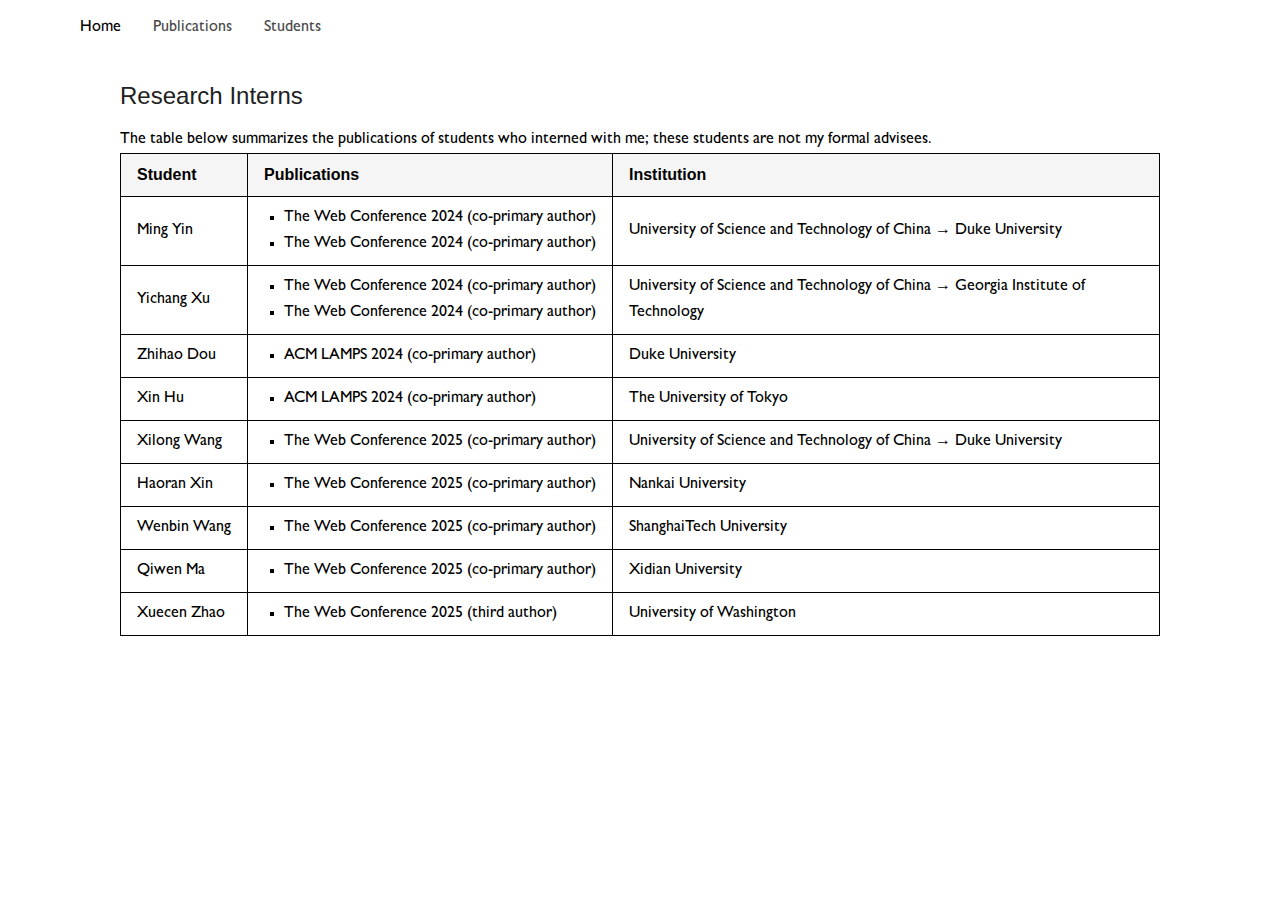
<file: students/index.html>
<!DOCTYPE html>
<html lang="en" class="min-h-full antialiased">
 <head>
  <meta charset="utf-8" />
  <meta name="viewport" content="width=device-width,initial-scale=1" />
  <title>Minghong Fang</title>
  <link rel="shortcut icon" type="image/png" href="/images/icon_MF_8.png">
  <meta name="robots" content="index,follow" />
  <link rel="preload" href="fonts/gillsans/Gill_Sans_Medium.otf" />
  <link rel="stylesheet" href="/css/main.min.css" />
  <script src="/js/main.min.js" defer="defer"></script>
  <meta name="twitter:site" content="" />
  <meta name="twitter:creator" content="" />
  <meta name="og:locale" content="en_GB" />
  <meta name="og:type" content="website" />
  <link rel="icon" type="image/png" href="" />

 <style>
  /* Ensure the link container is positioned correctly */
  .menu a[href="/"],
  .menu a[href="/publications/"],
  .menu a[href="/students/"] {
    position: relative;
    text-decoration: none; /* Remove default underline */
    overflow: hidden;
  }

  /* Create the centered underline effect */
  .menu a[href="/"]::after,
  .menu a[href="/publications/"]::after,
  .menu a[href="/students/"]::after {
    content: "";
    position: absolute;
    left: 50%; /* Start from the center */
    bottom: -3px; /* Adjust spacing below text */
    width: 0%; /* Start with no width */
    height: 2px; /* Thickness of the underline */
    background-color: rgb(100, 100, 100); /* Dark red color */
    transition: width 0.2s ease-in-out, left 0.2s ease-in-out; /* Smooth transition */
  }

  /* Expand the underline from center to full width on hover */
  .menu a[href="/"]:hover::after,
  .menu a[href="/publications/"]:hover::after,
  .menu a[href="/students/"]:hover::after {
    width: 100%; /* Expand to full width */
    left: 0%; /* Move left position to start from the left */
  }
</style>
	 
 </head>
 

<style type="text/css">
.tg {
  border-collapse: collapse;
  border-spacing: 0;
  width: 100%;
}
.tg td, .tg th {
  border: 1px solid black;
  padding: 10px 5px;
  height: 10px !important; /* Force the height to change */
  vertical-align: middle; /* Ensures text aligns properly when other cells span multiple lines */
}
.tg th {
  font-weight: bold;
  text-align: left;
  background-color: #f5f5f5;
}
.tg .no-wrap {
  white-space: nowrap; /* Prevents text wrapping in the Student column */
  text-align: left; /* Center align for better appearance */
}
.tg .no-wrap-publications ul {
  margin: 0;
  padding-left: 20px; /* Keeps bullet list structure */
}
.tg .no-wrap-publications li {
  white-space: nowrap; /* Prevents wrapping within list items */
}
.tg td {
  text-align: left; /* Ensures left alignment for all other cells */
}
.tg .center-left {
  text-align: left;
  vertical-align: middle; /* Ensures vertical centering */
}
</style>



 <body id="publications" class="leading-normal bg-white-255 dark:bg-black">
  <a class="sr-only" href="#main">Skip to content</a>
  <div id="wrapper" class="wrapper pb-16 md:pb-0 flex flex-col relative min-h-screen">
   <div class="">
    <header id="header" class="inner header flex flex-col md:flex-row md:justify-start items-center p-2 md:p-4">
     <nav id="nav" class="nav hidden md:flex flex-grow">
      <ul class="menu list-reset text-base flex flex-row justify-between flex-grow">
       <div class="flex flex-col md:flex-row items-center">
        <li class="level-1 mb-4 md:mr-8 md:mb-0"><a href="/" class="link hover:text-primary active:text-primary text-black" style="text-decoration: none">Home</a></li>
        <li class="level-1 mb-4 md:mr-8 md:mb-0"><a href="/publications/" class="link hover:text-primary active:text-primary active text-primary" aria-current="page" style="text-decoration: none">Publications</a></li>
		
	<li class="level-1 mb-4 md:mr-8 md:mb-0"><a href="/students/" class="link hover:text-primary active:text-primary active text-primary" aria-current="page" style="text-decoration: none">Students</a></li>	
		
       </div>
      </ul>
     </nav>
    </header>
   </div>


   <main id="main" class="main inner flex flex-1 flex-col py-5 lg:py-10 focus:outline-none" tabindex="-1">
   <div class="w-full md:px-8 leading-relaxed md-content text-justify">
     <h1 class="font-small mt-0 hidden md:block" style="margin-top:-15px;">Research Interns</h1>
<p>
The table below summarizes the publications of students who interned with me; these students are not my formal advisees.
</p>
	   
<table class="tg">
  <thead>
    <tr>
      <th class="no-wrap"><b>Student</b></th>
      <th><b>Publications</b></th>
      <th><b>Institution</b></th>
    </tr>
  </thead>
  <tbody>
    <tr>
      <td class="no-wrap">Ming Yin</td>
      <td class="no-wrap-publications">
        <ul>
          <li>The Web Conference 2024 (co-primary author)</li>
          <li>The Web Conference 2024 (co-primary author)</li>
        </ul>
      </td>
      <td class="center-left">University of Science and Technology of China → Duke University</td>
    </tr>
    <tr>
      <td class="no-wrap">Yichang Xu</td>
      <td class="no-wrap-publications">
        <ul>
          <li>The Web Conference 2024 (co-primary author)</li>
          <li>The Web Conference 2024 (co-primary author)</li>
        </ul>
      </td>
      <td class="center-left">University of Science and Technology of China → Georgia Institute of Technology</td>
    </tr>
    <tr>
      <td class="no-wrap">Zhihao Dou</td>
      <td class="no-wrap-publications">
        <ul>
          <li>ACM LAMPS 2024 (co-primary author)</li>
        </ul>
      </td>
      <td class="center-left">Duke University</td>
    </tr>
    <tr>
      <td class="no-wrap">Xin Hu</td>
      <td class="no-wrap-publications">
        <ul>
          <li>ACM LAMPS 2024 (co-primary author)</li>
        </ul>
      </td>
      <td class="center-left">The University of Tokyo</td>
    </tr>
    <tr>
      <td class="no-wrap">Xilong Wang</td>
      <td class="no-wrap-publications">
        <ul>
          <li>The Web Conference 2025 (co-primary author)</li>
        </ul>
      </td>
      <td class="center-left">University of Science and Technology of China → Duke University</td>
    </tr>
	<tr>
      <td class="no-wrap">Haoran Xin</td>
      <td class="no-wrap-publications">
        <ul>
          <li>The Web Conference 2025 (co-primary author)</li>
        </ul>
      </td>
      <td class="center-left">Nankai University</td>
    </tr>
    <tr>
      <td class="no-wrap">Wenbin Wang</td>
      <td class="no-wrap-publications">
        <ul>
          <li>The Web Conference 2025 (co-primary author)</li>
        </ul>
      </td>
      <td class="center-left">ShanghaiTech University</td>
    </tr>
    <tr>
      <td class="no-wrap">Qiwen Ma</td>
      <td class="no-wrap-publications">
        <ul>
          <li>The Web Conference 2025 (co-primary author)</li>
        </ul>
      </td>
      <td class="center-left">Xidian University</td>
    </tr>
    <tr>
      <td class="no-wrap">Xuecen Zhao</td>
      <td class="no-wrap-publications">
        <ul>
          <li>The Web Conference 2025 (third author)</li>
        </ul>
      </td>
      <td class="center-left">University of Washington</td>
    </tr>
  </tbody>
</table>


	</div>
   </main>


  <nav id="mobile-nav" class="mobile-nav fixed left-0 top-0 h-screen w-full overflow-y-auto pt-12 bg-gray-200 z-50 md:hidden">
   <ul>
    <li class="item relative opacity-0"><a href="/" class="link block py-2 px-5 text-dark text-3xl hover:text-primary" style="text-decoration: none">Home</a></li>
    <li class="item relative opacity-0"><a href="/publications/" class="link block py-2 px-5 text-dark text-3xl hover:text-primary active text-primary" aria-current="page" style="text-decoration: none">Publications</a></li>
	
    <li class="item relative opacity-0"><a href="/students/" class="link block py-2 px-5 text-dark text-3xl hover:text-primary active text-primary" aria-current="page" style="text-decoration: none">Students</a></li>	
   
   </ul>
  </nav>
  <button id="mobile-nav-toggle" class="mobile-nav-toggle block fixed h-16 w-full bottom-0 flex items-center justify-center font-bold border-none bg-gray-200 text-dark z-50 focus:outline-none md:hidden" aria-label="Mobile menu toggle" aria-expanded="false" aria-controls="mobile-nav"><span class="mobile-nav-label mr-2 font-medium">Menu</span> <span class="mobile-nav-icon" aria-hidden="true"><span class="mobile-nav-icon-line bg-black w-6 block transition-all duration-200 ease-out mb-1"></span> <span class="mobile-nav-icon-line bg-black w-6 block transition-all duration-200 ease-out mb-1"></span> <span class="mobile-nav-icon-line bg-black w-6 block transition-all duration-200 ease-out"></span></span></button>
  
  </body>
</html>
</file>
<file: css/main.min.css>
@charset "UTF-8";

/*! normalize.css v8.0.1 | MIT License | github.com/necolas/normalize.css */

html {
	line-height: 1.15;
	-webkit-text-size-adjust: 100%
}

body {
	margin: 0
}

main {
	display: block
}

h1 {
	font-size: 2em;
	margin: .67em 0
}

a {
	background-color: transparent
}

img {
	border-style: none
}

button,
input,
textarea {
	font-family: inherit;
	font-size: 100%;
	line-height: 1.15;
	margin: 0
}

button,
input {
	overflow: visible
}

button {
	text-transform: none
}

[type=button],
[type=reset],
[type=submit],
button {
	-webkit-appearance: button
}

[type=button]::-moz-focus-inner,
[type=reset]::-moz-focus-inner,
[type=submit]::-moz-focus-inner,
button::-moz-focus-inner {
	border-style: none;
	padding: 0
}

[type=button]:-moz-focusring,
[type=reset]:-moz-focusring,
[type=submit]:-moz-focusring,
button:-moz-focusring {
	outline: 1px dotted ButtonText
}

textarea {
	overflow: auto
}

[type=checkbox],
[type=radio] {
	box-sizing: border-box;
	padding: 0
}

[type=number]::-webkit-inner-spin-button,
[type=number]::-webkit-outer-spin-button {
	height: auto
}

[type=search] {
	-webkit-appearance: textfield;
	outline-offset: -2px
}

[type=search]::-webkit-search-decoration {
	-webkit-appearance: none
}

::-webkit-file-upload-button {
	-webkit-appearance: button;
	font: inherit
}

[hidden] {
	display: none
}

blockquote,
figure,
h1,
h2,
h3,
h4,
p {
	margin: 0
}

button {
	background-color: transparent;
	background-image: none
}

button:focus {
	outline: 1px dotted;
	outline: 5px auto -webkit-focus-ring-color
}

ul {
	margin: 0;
	padding: 0
}

ul {
	list-style: none
}

html {
	font-family: Gill Sans Medium, Gill Sans, -apple-system, BlinkMacSystemFont, Segoe UI, Roboto, Helvetica Neue, Arial, Noto Sans, sans-serif, Apple Color Emoji, Segoe UI Emoji, Segoe UI Symbol, Noto Color Emoji;
	line-height: 1.5
}

*,
:after,
:before {
	box-sizing: border-box;
	border: 0 solid #e8e8e8
}

img {
	border-style: solid
}

textarea {
	resize: vertical
}

input::-moz-placeholder,
textarea::-moz-placeholder {
	color: #a0aec0
}

input:-ms-input-placeholder,
textarea:-ms-input-placeholder {
	color: #a0aec0
}

input::placeholder,
textarea::placeholder {
	color: #a0aec0
}

[role=button],
button {
	cursor: pointer
}

table {
	border-collapse: collapse
}

h1,
h2,
h3,
h4 {
	font-size: inherit;
	font-weight: inherit
}

a {
	color: inherit;
	text-decoration: inherit
}

button,
input,
textarea {
	padding: 0;
	line-height: inherit;
	color: inherit
}

embed,
iframe,
img,
svg,
video {
	display: block;
	vertical-align: middle
}

img,
video {
	max-width: 100%;
	height: auto
}

@font-face {
	font-family: Gill Sans Medium;
	src: url(../fonts/gillsans/Gill_Sans_Medium.otf) format("opentype");
	font-display: swap
}

[data-lazy] {
	opacity: 0;
	width: 100%;
	transition: opacity .25s ease-in;
	min-height: 120px
}

.loaded {
	opacity: 1
}

.inner {
	width: 100%;
	max-width: 72rem;
	margin-left: auto;
	margin-right: auto;
	padding-left: 1.5rem;
	padding-right: 1.5rem
}

a {
	--text-opacity: 1;
	color: #555;
	color: rgba(85, 85, 85, var(--text-opacity))
}

a:not([class]):hover {
	--text-opacity: 1;
	color: #aeaeae;
	color: rgba(174, 174, 174, var(--text-opacity))
}

.link-visible a {
	text-decoration: underline
}

.link-not-visible a {
	text-decoration: inherit
}

h1,
h2,
h3 {
	line-height: 1.25;
	margin-top: 0;
	margin-bottom: 1.5rem;
	--text-opacity: 1;
	color: #202020;
	color: rgba(32, 32, 32, var(--text-opacity))
}

.font-title {
	font-family: Helvetica Neue, Helvetica, Roboto, Gill Sans Medium, -apple-system, sans-serif
}

.page-title {
	font-size: 1.875rem
}

ul.list-square {
	padding-left: 16px
}

ul.contact-card a span {
	--text-opacity: 1;
	color: #000;
	color: rgba(0, 0, 0, var(--text-opacity))
}

ul.contact-card li {
	padding-left: 2.5em;
	text-indent: -2.5em;
	margin-top: .25rem;
	margin-bottom: .25rem
}

ul.contact-card .contact-card-icon {
	width: 1.25rem;
	height: 1.25rem;
	vertical-align: middle;
	display: inline;
	--text-opacity: 1;
	color: #494949;
	color: rgba(73, 73, 73, var(--text-opacity));
	margin-right: .5rem
}

a.publication-icon {
	font-weight: 400;
	--text-opacity: 1;
	color: #000;
	color: rgba(0, 0, 0, var(--text-opacity));
	display: inline-block;
	margin-left: .5rem;
	margin-right: .5rem;
	padding-left: .25rem;
	padding-right: .25rem
}

a.publication-icon:hover {
	--text-opacity: 1;
	color: #494949;
	color: rgba(73, 73, 73, var(--text-opacity))
}

a.publication-icon svg {
	width: 1.25rem;
	height: 1.25rem;
	display: inline;
	vertical-align: sub
}

.container {
	width: 100%
}

@media (min-width:640px) {
	.container {
		max-width: 640px
	}
}

@media (min-width:768px) {
	.container {
		max-width: 768px
	}
}

@media (min-width:1024px) {
	.container {
		max-width: 1024px
	}
}

@media (min-width:1280px) {
	.container {
		max-width: 1280px
	}
}

.mobile-nav-toggle .mobile-nav-icon-line {
	height: 2px
}

.mobile-nav-toggle.menu-toggle-active .mobile-nav-icon-line {
	margin: 0;
	--bg-opacity: 1;
	background-color: #494949;
	background-color: rgba(73, 73, 73, var(--bg-opacity))
}

.mobile-nav-toggle.menu-toggle-active .mobile-nav-icon-line:first-child {
	transform: rotate(45deg) translateY(3px)
}

.mobile-nav-toggle.menu-toggle-active .mobile-nav-icon-line:nth-child(2) {
	opacity: 0
}

.mobile-nav-toggle.menu-toggle-active .mobile-nav-icon-line:nth-child(3) {
	transform: rotate(-45deg) translateY(-3px)
}

.mobile-nav {
	transform: translate3d(-100%, 0, 0);
	transition: transform .5s cubic-bezier(.77, 0, .175, 1);
	transition-delay: .1s;
	will-change: transform
}

.mobile-nav.menu-visible {
	transform: translateZ(0)
}

.mobile-nav.menu-visible .item {
	opacity: 1;
	transform: translateZ(0)
}

.mobile-nav .item {
	transition: opacity .5s ease, transform .5s cubic-bezier(.77, 0, .175, 1);
	transform: translate3d(-50%, 0, 0);
	transition-delay: .5s
}

.mobile-nav .item:nth-child(0) {
	transition-delay: .5s
}

.mobile-nav .item:first-child {
	transition-delay: .5625s
}

.mobile-nav .item:nth-child(2) {
	transition-delay: .625s
}

.mobile-nav .item:nth-child(3) {
	transition-delay: .6875s
}

.mobile-nav .item:nth-child(4) {
	transition-delay: .75s
}

.mobile-nav .item:nth-child(5) {
	transition-delay: .8125s
}

.mobile-nav .item:nth-child(6) {
	transition-delay: .875s
}

.mobile-nav .item:nth-child(7) {
	transition-delay: .9375s
}

.mobile-nav .item:nth-child(8) {
	transition-delay: 1s
}

.mobile-nav .item:nth-child(9) {
	transition-delay: 1.0625s
}

.mobile-nav .item:nth-child(10) {
	transition-delay: 1.125s
}

.mobile-nav .item:nth-child(11) {
	transition-delay: 1.1875s
}

.mobile-nav .item:nth-child(12) {
	transition-delay: 1.25s
}

.mobile-nav .item:nth-child(13) {
	transition-delay: 1.3125s
}

.mobile-nav .item:nth-child(14) {
	transition-delay: 1.375s
}

.mobile-nav .item:nth-child(15) {
	transition-delay: 1.4375s
}

.mobile-nav .item:nth-child(16) {
	transition-delay: 1.5s
}

.mobile-nav .item:nth-child(17) {
	transition-delay: 1.5625s
}

.mobile-nav .item:nth-child(18) {
	transition-delay: 1.625s
}

.mobile-nav .item:nth-child(19) {
	transition-delay: 1.6875s
}

.mobile-nav .item:nth-child(20) {
	transition-delay: 1.75s
}

.mobile-nav .item:nth-child(21) {
	transition-delay: 1.8125s
}

.mobile-nav .item:nth-child(22) {
	transition-delay: 1.875s
}

.mobile-nav .item:nth-child(23) {
	transition-delay: 1.9375s
}

.mobile-nav .item:nth-child(24) {
	transition-delay: 2s
}

.mobile-nav .item:nth-child(25) {
	transition-delay: 2.0625s
}

.mobile-nav .item:nth-child(26) {
	transition-delay: 2.125s
}

.mobile-nav .item:nth-child(27) {
	transition-delay: 2.1875s
}

.mobile-nav .item:nth-child(28) {
	transition-delay: 2.25s
}

.mobile-nav .item:nth-child(29) {
	transition-delay: 2.3125s
}

.mobile-nav .item:nth-child(30) {
	transition-delay: 2.375s
}

.mobile-nav .item:nth-child(31) {
	transition-delay: 2.4375s
}

.mobile-nav .item:nth-child(32) {
	transition-delay: 2.5s
}

.mobile-nav .item:nth-child(33) {
	transition-delay: 2.5625s
}

.mobile-nav .item:nth-child(34) {
	transition-delay: 2.625s
}

.mobile-nav .item:nth-child(35) {
	transition-delay: 2.6875s
}

.mobile-nav .item:nth-child(36) {
	transition-delay: 2.75s
}

.mobile-nav .item:nth-child(37) {
	transition-delay: 2.8125s
}

.mobile-nav .item:nth-child(38) {
	transition-delay: 2.875s
}

.mobile-nav .item:nth-child(39) {
	transition-delay: 2.9375s
}

.mobile-nav .item:nth-child(40) {
	transition-delay: 3s
}

.mobile-nav .item:nth-child(41) {
	transition-delay: 3.0625s
}

.mobile-nav .item:nth-child(42) {
	transition-delay: 3.125s
}

.mobile-nav .item:nth-child(43) {
	transition-delay: 3.1875s
}

.mobile-nav .item:nth-child(44) {
	transition-delay: 3.25s
}

.mobile-nav .item:nth-child(45) {
	transition-delay: 3.3125s
}

.mobile-nav .item:nth-child(46) {
	transition-delay: 3.375s
}

.mobile-nav .item:nth-child(47) {
	transition-delay: 3.4375s
}

.mobile-nav .item:nth-child(48) {
	transition-delay: 3.5s
}

.mobile-nav .item:nth-child(49) {
	transition-delay: 3.5625s
}

.mobile-nav .item:nth-child(50) {
	transition-delay: 3.625s
}

.mobile-nav .item:nth-child(51) {
	transition-delay: 3.6875s
}

.mobile-nav .item:nth-child(52) {
	transition-delay: 3.75s
}

.mobile-nav .item:nth-child(53) {
	transition-delay: 3.8125s
}

.mobile-nav .item:nth-child(54) {
	transition-delay: 3.875s
}

.mobile-nav .item:nth-child(55) {
	transition-delay: 3.9375s
}

.mobile-nav .item:nth-child(56) {
	transition-delay: 4s
}

.mobile-nav .item:nth-child(57) {
	transition-delay: 4.0625s
}

.mobile-nav .item:nth-child(58) {
	transition-delay: 4.125s
}

.mobile-nav .item:nth-child(59) {
	transition-delay: 4.1875s
}

.mobile-nav .item:nth-child(60) {
	transition-delay: 4.25s
}

.mobile-nav .item:nth-child(61) {
	transition-delay: 4.3125s
}

.mobile-nav .item:nth-child(62) {
	transition-delay: 4.375s
}

.mobile-nav .item:nth-child(63) {
	transition-delay: 4.4375s
}

.mobile-nav .item:nth-child(64) {
	transition-delay: 4.5s
}

.mobile-nav .item:nth-child(65) {
	transition-delay: 4.5625s
}

.mobile-nav .item:nth-child(66) {
	transition-delay: 4.625s
}

.mobile-nav .item:nth-child(67) {
	transition-delay: 4.6875s
}

.mobile-nav .item:nth-child(68) {
	transition-delay: 4.75s
}

.mobile-nav .item:nth-child(69) {
	transition-delay: 4.8125s
}

.mobile-nav .item:nth-child(70) {
	transition-delay: 4.875s
}

.mobile-nav .item:nth-child(71) {
	transition-delay: 4.9375s
}

.mobile-nav .item:nth-child(72) {
	transition-delay: 5s
}

.mobile-nav .item:nth-child(73) {
	transition-delay: 5.0625s
}

.mobile-nav .item:nth-child(74) {
	transition-delay: 5.125s
}

.mobile-nav .item:nth-child(75) {
	transition-delay: 5.1875s
}

.mobile-nav .item:nth-child(76) {
	transition-delay: 5.25s
}

.mobile-nav .item:nth-child(77) {
	transition-delay: 5.3125s
}

.mobile-nav .item:nth-child(78) {
	transition-delay: 5.375s
}

.mobile-nav .item:nth-child(79) {
	transition-delay: 5.4375s
}

.mobile-nav .item:nth-child(80) {
	transition-delay: 5.5s
}

.mobile-nav .item:nth-child(81) {
	transition-delay: 5.5625s
}

.mobile-nav .item:nth-child(82) {
	transition-delay: 5.625s
}

.mobile-nav .item:nth-child(83) {
	transition-delay: 5.6875s
}

.mobile-nav .item:nth-child(84) {
	transition-delay: 5.75s
}

.mobile-nav .item:nth-child(85) {
	transition-delay: 5.8125s
}

.mobile-nav .item:nth-child(86) {
	transition-delay: 5.875s
}

.mobile-nav .item:nth-child(87) {
	transition-delay: 5.9375s
}

.mobile-nav .item:nth-child(88) {
	transition-delay: 6s
}

.mobile-nav .item:nth-child(89) {
	transition-delay: 6.0625s
}

.mobile-nav .item:nth-child(90) {
	transition-delay: 6.125s
}

.mobile-nav .item:nth-child(91) {
	transition-delay: 6.1875s
}

.mobile-nav .item:nth-child(92) {
	transition-delay: 6.25s
}

.mobile-nav .item:nth-child(93) {
	transition-delay: 6.3125s
}

.mobile-nav .item:nth-child(94) {
	transition-delay: 6.375s
}

.mobile-nav .item:nth-child(95) {
	transition-delay: 6.4375s
}

.mobile-nav .item:nth-child(96) {
	transition-delay: 6.5s
}

.mobile-nav .item:nth-child(97) {
	transition-delay: 6.5625s
}

.mobile-nav .item:nth-child(98) {
	transition-delay: 6.625s
}

.mobile-nav .item:nth-child(99) {
	transition-delay: 6.6875s
}

.mobile-nav .item:nth-child(100) {
	transition-delay: 6.75s
}

.form .row {
	margin-bottom: 1.5rem
}

.form .row label {
	display: block;
	margin-bottom: .25rem;
	--text-opacity: 1;
	color: #373737;
	color: rgba(55, 55, 55, var(--text-opacity))
}

.form .row label:after {
	font-size: .875rem;
	--text-opacity: 1;
	color: grey;
	color: rgba(128, 128, 128, var(--text-opacity))
}

.form .row.required label:after {
	content: "\A0(required)"
}

.form .row:not(.required) label:after {
	content: "\A0(optional)"
}

.form .input,
.form .textarea {
	border-width: 1px;
	--border-opacity: 1;
	border-color: #f2f2f2;
	border-color: rgba(242, 242, 242, var(--border-opacity));
	border-radius: .25rem;
	padding: .75rem;
	width: 100%;
	transition-property: all;
	transition-duration: .3s;
	transition-timing-function: cubic-bezier(0, 0, .2, 1)
}

.form .input:focus,
.form .textarea:focus {
	--border-opacity: 1;
	border-color: #eb5286;
	border-color: rgba(235, 82, 134, var(--border-opacity));
	outline: 2px solid transparent;
	outline-offset: 2px
}

.form .input {
	height: 3rem
}

.form .textarea {
	height: 6rem
}

.grid-2-left-equal {
	grid-template-columns: repeat(1, minmax(0, 1fr))
}

@media (min-width:768px) {
	.grid-2-left-equal {
		grid-template-columns: -webkit-max-content auto;
		grid-template-columns: max-content auto
	}
}

.carousel-slide {
	margin-left: auto;
	margin-right: auto;
	transition-property: all;
	transition-duration: .5s;
	transition-timing-function: cubic-bezier(.4, 0, .2, 1);
	overflow: hidden;
	position: absolute;
	top: 0;
	left: 0;
	bottom: 0;
	right: 0;
	z-index: -1;
	height: 24rem
}

.home-caroussel {
	margin-bottom: 1rem;
	height: 24rem
}

#carousel-controls {
	position: absolute;
	margin: auto;
	left: 0;
	right: 0;
	bottom: 0
}

.carousel-button:hover {
	opacity: 1
}

.carousel-button:focus {
	outline: 0
}

#home-description {
	padding: 2rem;
	text-align: justify;
	background-color: #f5f5f5
}

#home-description p:not(:first-child) {
	margin-top: 1.5rem
}

@media (min-width:768px) {
	.reverse-indent {
		margin-left: -2rem;
		width: 105%
	}
}

.blog-container {
	margin-left: auto;
	margin-right: auto;
	max-width: 42rem
}

.post {
	text-align: justify
}

.filter-grayscale {
	filter: grayscale(1)
}

.image-filter-wrap {
	position: relative
}

.image-filter-wrap:after {
	content: "";
	position: absolute;
	top: 0;
	left: 0;
	width: 100%;
	height: 100%
}

.md-content ul {
	list-style: square;
	padding-left: 14px
}

.md-content h1,
.md-content h2,
.md-content h3 {
	font-size: inherit;
	font-family: Helvetica Neue, sans-serif;
	margin-top: 2rem;
	margin-bottom: 1rem
}

.md-content h1.mt-0,
.md-content h2.mt-0,
.md-content h3.mt-0 {
	margin-top: 0
}

.md-content h1 {
	font-size: 1.5rem
}

.md-content h2 {
	font-size: 1.25rem
}

.md-content h3 {
	font-size: 1.125rem
}

.md-content table {
	width: 100%;
	text-align: left
}

.md-content table tr {
	border-top-width: 1px
}

.md-content table tr thead {
	border-bottom-width: 1px
}

.md-content table tr td,
.md-content table tr th {
	padding: .5rem 1rem
}

.md-content table tr th {
	font-size: 1rem;
	font-family: Helvetica Neue, sans-serif;
	font-weight: 500
}

.divide-y>:not(template)~:not(template) {
	--divide-y-reverse: 0;
	border-top-width: calc(1px*(1 - var(--divide-y-reverse)));
	border-bottom-width: calc(1px*var(--divide-y-reverse))
}

.divide-gray-300>:not(template)~:not(template) {
	--divide-opacity: 1;
	border-color: #e8e8e8;
	border-color: rgba(232, 232, 232, var(--divide-opacity))
}

.sr-only {
	position: absolute;
	width: 1px;
	height: 1px;
	padding: 0;
	margin: -1px;
	overflow: hidden;
	clip: rect(0, 0, 0, 0);
	white-space: nowrap;
	border-width: 0
}

.bg-black {
	--bg-opacity: 1;
	background-color: #000;
	background-color: rgba(0, 0, 0, var(--bg-opacity))
}

.bg-white {
	--bg-opacity: 1;
	background-color: #fafafa;
	background-color: rgba(250, 250, 250, var(--bg-opacity))
}

.bg-white-236 {
	--bg-opacity: 1;
	background-color: #fafafa;
	background-color: rgba(236, 236, 239, var(--bg-opacity))
}

.bg-gray-200 {
	--bg-opacity: 1;
	background-color: #f2f2f2;
	background-color: rgba(242, 242, 242, var(--bg-opacity))
}

.bg-purple-800 {
	--bg-opacity: 1;
	background-color: #553c9a;
	background-color: rgba(85, 60, 154, var(--bg-opacity))
}

.bg-purple-900 {
	--bg-opacity: 1;
	background-color: #21183c;
	background-color: rgba(33, 24, 60, var(--bg-opacity))
}

.hover\:bg-gray-200:hover {
	--bg-opacity: 1;
	background-color: #f2f2f2;
	background-color: rgba(242, 242, 242, var(--bg-opacity))
}

.hover\:bg-pink-500:hover {
	--bg-opacity: 1;
	background-color: #eb5286;
	background-color: rgba(235, 82, 134, var(--bg-opacity))
}

.bg-center {
	background-position: 50%
}

.bg-no-repeat {
	background-repeat: no-repeat
}

.bg-contain {
	background-size: contain
}

.border-gray-200 {
	--border-opacity: 1;
	border-color: #f2f2f2;
	border-color: rgba(242, 242, 242, var(--border-opacity))
}

.border-gray-300 {
	--border-opacity: 1;
	border-color: #e8e8e8;
	border-color: rgba(232, 232, 232, var(--border-opacity))
}

.rounded {
	border-radius: .25rem
}

.rounded-lg {
	border-radius: .5rem
}

.rounded-full {
	border-radius: 9999px
}

.border-none {
	border-style: none
}

.border-2 {
	border-width: 2px
}

.border-t {
	border-top-width: 1px
}

.border-b {
	border-bottom-width: 1px
}

.last\:border-b:last-child {
	border-bottom-width: 1px
}

.block {
	display: block
}

.inline-block {
	display: inline-block
}

.inline {
	display: inline
}

.flex {
	display: flex
}

.table {
	display: table
}

.grid {
	display: grid
}

.hidden {
	display: none
}

.flex-row {
	flex-direction: row
}

.flex-col {
	flex-direction: column
}

.items-center {
	align-items: center
}

.justify-center {
	justify-content: center
}

.justify-between {
	justify-content: space-between
}

.justify-self-center {
	justify-self: center
}

.flex-1 {
	flex: 1 1 0%
}

.flex-grow {
	flex-grow: 1
}

.flex-shrink-0 {
	flex-shrink: 0
}

.font-normal {
	font-weight: 400
}

.font-medium {
	font-weight: 500
}

.font-semibold {
	font-weight: 600
}

.font-bold {
	font-weight: 700
}

.h-10 {
	height: 2.5rem
}

.h-16 {
	height: 4rem
}

.h-32 {
	height: 8rem
}

.h-48 {
	height: 12rem
}

.h-56 {
	height: 14rem
}

.h-auto {
	height: auto
}

.h-full {
	height: 100%
}

.h-screen {
	height: 100vh
}

.text-xs {
	font-size: .75rem
}

.text-sm {
	font-size: .875rem
}

.text-base {
	font-size: 1rem
}

.text-lg {
	font-size: 1.125rem
}

.text-2xl {
	font-size: 1.5rem
}

.text-3xl {
	font-size: 1.875rem
}

.text-4xl {
	font-size: 2.25rem
}

.leading-none {
	line-height: 1
}

.leading-tight {
	line-height: 1.25
}

.leading-snug {
	line-height: 1.375
}

.leading-normal {
	line-height: 1.5
}

.leading-relaxed {
	line-height: 1.625
}

.list-square {
	list-style-type: square
}

.m-2 {
	margin: .5rem
}

.m-8 {
	margin: 2rem
}

.m-auto {
	margin: auto
}

.mx-8 {
	margin-left: 2rem;
	margin-right: 2rem
}

.mx-16 {
	margin-left: 4rem;
	margin-right: 4rem
}

.mx-auto {
	margin-left: auto;
	margin-right: auto
}

.mt-0 {
	margin-top: 0
}

.mb-0 {
	margin-bottom: 0
}

.ml-0 {
	margin-left: 0
}

.mt-1 {
	margin-top: .25rem
}

.mb-1 {
	margin-bottom: .25rem
}

.mr-2 {
	margin-right: .5rem
}

.mb-2 {
	margin-bottom: .5rem
}

.mb-3 {
	margin-bottom: .75rem
}

.mt-4 {
	margin-top: 1rem
}

.mr-4 {
	margin-right: 1rem
}

.mb-4 {
	margin-bottom: 1rem
}

.ml-4 {
	margin-left: 1rem
}

.mt-5 {
	margin-top: 1.25rem
}

.mt-6 {
	margin-top: 1.5rem
}

.mt-8 {
	margin-top: 2rem
}

.mb-8 {
	margin-bottom: 2rem
}

.mt-10 {
	margin-top: 2.5rem
}

.mb-10 {
	margin-bottom: 2.5rem
}

.mt-16 {
	margin-top: 4rem
}

.mb-16 {
	margin-bottom: 4rem
}

.max-w-xl {
	max-width: 36rem
}

.min-h-full {
	min-height: 100%
}

.min-h-screen {
	min-height: 100vh
}

.object-cover {
	-o-object-fit: cover;
	object-fit: cover
}

.object-fill {
	-o-object-fit: fill;
	object-fit: fill
}

.object-center {
	-o-object-position: center;
	object-position: center
}

.opacity-0 {
	opacity: 0
}

.opacity-75 {
	opacity: .75
}

.focus\:outline-none:focus {
	outline: 2px solid transparent;
	outline-offset: 2px
}

.overflow-hidden {
	overflow: hidden
}

.overflow-y-auto {
	overflow-y: auto
}

.p-1 {
	padding: .25rem
}

.p-2 {
	padding: .5rem
}

.p-4 {
	padding: 1rem
}

.py-2 {
	padding-top: .5rem;
	padding-bottom: .5rem
}

.px-2 {
	padding-left: .5rem;
	padding-right: .5rem
}

.px-3 {
	padding-left: .75rem;
	padding-right: .75rem
}

.py-4 {
	padding-top: 1rem;
	padding-bottom: 1rem
}

.px-4 {
	padding-left: 1rem;
	padding-right: 1rem
}

.py-5 {
	padding-top: 1.25rem;
	padding-bottom: 1.25rem
}

.px-5 {
	padding-left: 1.25rem;
	padding-right: 1.25rem
}

.py-8 {
	padding-top: 2rem;
	padding-bottom: 2rem
}

.px-8 {
	padding-left: 2rem;
	padding-right: 2rem
}

.py-10 {
	padding-top: 2.5rem;
	padding-bottom: 2.5rem
}

.px-10 {
	padding-left: 2.5rem;
	padding-right: 2.5rem
}

.pr-1 {
	padding-right: .25rem
}

.pb-2 {
	padding-bottom: .5rem
}

.pt-4 {
	padding-top: 1rem
}

.pb-4 {
	padding-bottom: 1rem
}

.pt-8 {
	padding-top: 2rem
}

.pr-8 {
	padding-right: 2rem
}

.pb-8 {
	padding-bottom: 2rem
}

.pt-12 {
	padding-top: 3rem
}

.pb-16 {
	padding-bottom: 4rem
}


.static {
	position: static
}

.fixed {
	position: fixed
}

.absolute {
	position: absolute
}

.relative {
	position: relative
}

.top-0 {
	top: 0
}

.bottom-0 {
	bottom: 0
}

.left-0 {
	left: 0
}

.shadow {
	box-shadow: 0 1px 3px 0 rgba(0, 0, 0, .1), 0 1px 2px 0 rgba(0, 0, 0, .06)
}

.shadow-md {
	box-shadow: 0 4px 6px -1px rgba(0, 0, 0, .1), 0 2px 4px -1px rgba(0, 0, 0, .06)
}

.hover\:shadow-lg:hover {
	box-shadow: 0 10px 15px -3px rgba(0, 0, 0, .1), 0 4px 6px -2px rgba(0, 0, 0, .05)
}

.fill-current {
	fill: currentColor
}

.text-left {
	text-align: left
}

.text-center {
	text-align: center
}

.text-justify {
	text-align: justify
}

.text-primary {
	--text-opacity: 1;
	color: #494949;
	color: rgba(73, 73, 73, var(--text-opacity))
}

.text-textGray {
	--text-opacity: 1;
	color: #4a5568;
	color: rgba(74, 85, 104, var(--text-opacity))
}

.text-black {
	--text-opacity: 1;
	color: #000;
	color: rgba(0, 0, 0, var(--text-opacity))
}

.text-white {
	--text-opacity: 1;
	color: #fafafa;
	color: rgba(250, 250, 250, var(--text-opacity))
}

.text-gray-500 {
	--text-opacity: 1;
	color: #aeaeae;
	color: rgba(174, 174, 174, var(--text-opacity))
}

.text-gray-600 {
	--text-opacity: 1;
	color: grey;
	color: rgba(128, 128, 128, var(--text-opacity))
}

.text-gray-700 {
	--text-opacity: 1;
	color: #555;
	color: rgba(85, 85, 85, var(--text-opacity))
}

.text-gray-900 {
	--text-opacity: 1;
	color: #202020;
	color: rgba(32, 32, 32, var(--text-opacity))
}

.text-red-600 {
	--text-opacity: 1;
	color: #e53e3e;
	color: rgba(229, 62, 62, var(--text-opacity))
}

.text-red-700 {
	--text-opacity: 1;
	color: #c53030;
	color: rgba(197, 48, 48, var(--text-opacity))
}

.text-indigo-500 {
	--text-opacity: 1;
	color: #667eea;
	color: rgba(102, 126, 234, var(--text-opacity))
}

.text-purple-900 {
	--text-opacity: 1;
	color: #21183c;
	color: rgba(33, 24, 60, var(--text-opacity))
}

.text-pink-500 {
	--text-opacity: 1;
	color: #eb5286;
	color: rgba(235, 82, 134, var(--text-opacity))
}

.hover\:text-primary:hover {
	--text-opacity: 1;
	color: #494949;
	color: rgba(73, 73, 73, var(--text-opacity))
}

.hover\:text-white:hover {
	--text-opacity: 1;
	color: #fafafa;
	color: rgba(250, 250, 250, var(--text-opacity))
}

.hover\:text-gray-800:hover {
	--text-opacity: 1;
	color: #373737;
	color: rgba(55, 55, 55, var(--text-opacity))
}

.hover\:text-purple-900:hover {
	--text-opacity: 1;
	color: #21183c;
	color: rgba(33, 24, 60, var(--text-opacity))
}

.hover\:text-pink-500:hover {
	--text-opacity: 1;
	color: #eb5286;
	color: rgba(235, 82, 134, var(--text-opacity))
}

.active\:text-primary:active {
	--text-opacity: 1;
	color: #494949;
	color: rgba(73, 73, 73, var(--text-opacity))
}

.italic {
	font-style: italic
}

.uppercase {
	text-transform: uppercase
}

.capitalize {
	text-transform: capitalize
}

.hover\:underline:hover {
	text-decoration: underline
}

.antialiased {
	-webkit-font-smoothing: antialiased;
	-moz-osx-font-smoothing: grayscale
}

.tracking-wide {
	letter-spacing: .025em
}

.align-top {
	vertical-align: top
}

.break-all {
	word-break: break-all
}

.truncate {
	overflow: hidden;
	text-overflow: ellipsis;
	white-space: nowrap
}

.w-0 {
	width: 0
}

.w-4 {
	width: 1rem
}

.w-6 {
	width: 1.5rem
}

.w-12 {
	width: 3rem
}

.w-32 {
	width: 8rem
}

.w-56 {
	width: 14rem
}

.w-2\/3 {
	width: 66.666667%
}

.w-full {
	width: 100%
}

.z-50 {
	z-index: 50
}

.gap-0 {
	grid-gap: 0;
	gap: 0
}

.grid-cols-1 {
	grid-template-columns: repeat(1, minmax(0, 1fr))
}

.transition-all {
	transition-property: all
}

.transition {
	transition-property: background-color, border-color, color, fill, stroke, opacity, box-shadow, transform
}

.ease-out {
	transition-timing-function: cubic-bezier(0, 0, .2, 1)
}

.duration-75 {
	transition-duration: 75ms
}

.duration-200 {
	transition-duration: .2s
}

.duration-500 {
	transition-duration: .5s
}

@-webkit-keyframes spin {
	to {
		transform: rotate(1turn)
	}
}

@keyframes spin {
	to {
		transform: rotate(1turn)
	}
}

@-webkit-keyframes ping {
	to {
		transform: scale(2);
		opacity: 0
	}
}

@keyframes ping {
	75%,
	to {
		transform: scale(2);
		opacity: 0
	}
}

@keyframes pulse {
	50% {
		opacity: .5
	}
}

@-webkit-keyframes bounce {
	to {
		transform: translateY(-25%);
		-webkit-animation-timing-function: cubic-bezier(.8, 0, 1, 1);
		animation-timing-function: cubic-bezier(.8, 0, 1, 1)
	}
}

@keyframes bounce {
	0%,
	to {
		transform: translateY(-25%);
		-webkit-animation-timing-function: cubic-bezier(.8, 0, 1, 1);
		animation-timing-function: cubic-bezier(.8, 0, 1, 1)
	}
	50% {
		transform: none;
		-webkit-animation-timing-function: cubic-bezier(0, 0, .2, 1);
		animation-timing-function: cubic-bezier(0, 0, .2, 1)
	}
}

@media (min-width:768px) {
	.md\:bg-cover {
		background-size: cover
	}
	.md\:rounded-none {
		border-radius: 0
	}
	.md\:border-b-0 {
		border-bottom-width: 0
	}
	.md\:border-t {
		border-top-width: 1px
	}
	.md\:block {
		display: block
	}
	.md\:flex {
		display: flex
	}
	.md\:hidden {
		display: none
	}
	.md\:flex-row {
		flex-direction: row
	}
	.md\:justify-start {
		justify-content: flex-start
	}
	.md\:flex-shrink-0 {
		flex-shrink: 0
	}
	.md\:h-56 {
		height: 14rem
	}
	.md\:text-base {
		font-size: 1rem
	}
	.md\:text-5xl {
		font-size: 3rem
	}
	.md\:mx-0 {
		margin-left: 0;
		margin-right: 0
	}
	.md\:mt-0 {
		margin-top: 0
	}
	.md\:mb-0 {
		margin-bottom: 0
	}
	.md\:ml-6 {
		margin-left: 1.5rem
	}
	.md\:mr-8 {
		margin-right: 2rem
	}
	.md\:ml-8 {
		margin-left: 2rem
	}
	.md\:ml-12 {
		margin-left: 3rem
	}
	.md\:mt-20 {
		margin-top: 5rem
	}
	.md\:p-4 {
		padding: 1rem
	}
	.md\:px-4 {
		padding-left: 1rem;
		padding-right: 1rem
	}
	.md\:px-8 {
		padding-left: 2rem;
		padding-right: 2rem
	}
	.md\:py-10 {
		padding-top: 2.5rem;
		padding-bottom: 2.5rem
	}
	.md\:px-16 {
		padding-left: 4rem;
		padding-right: 4rem
	}
	.md\:pb-0 {
		padding-bottom: 0
	}
	.md\:pb-4 {
		padding-bottom: 1rem
	}
	.md\:hover\:shadow-lg:hover {
		box-shadow: 0 10px 15px -3px rgba(0, 0, 0, .1), 0 4px 6px -2px rgba(0, 0, 0, .05)
	}
	.md\:text-center {
		text-align: center
	}
	.md\:w-20 {
		width: 5rem
	}
	.md\:w-1\/2 {
		width: 50%
	}
	.md\:w-1\/4 {
		width: 25%
	}
	.md\:w-3\/4 {
		width: 75%
	}
	.md\:gap-2 {
		grid-gap: .5rem;
		gap: .5rem
	}
	.md\:gap-8 {
		grid-gap: 2rem;
		gap: 2rem
	}
	.md\:grid-cols-4 {
		grid-template-columns: repeat(4, minmax(0, 1fr))
	}
	.md\:grid-cols-6 {
		grid-template-columns: repeat(6, minmax(0, 1fr))
	}
}

@media (min-width:1024px) {
	.lg\:text-6xl {
		font-size: 4rem
	}
	.lg\:mb-24 {
		margin-bottom: 6rem
	}
	.lg\:py-10 {
		padding-top: 2.5rem;
		padding-bottom: 2.5rem
	}
	.lg\:py-20 {
		padding-top: 5rem;
		padding-bottom: 5rem
	}
}

a {
  text-decoration: none;
}
a:hover,
a:focus {
  text-decoration: underline;
}
a:focus {
  outline: thin dotted;
  outline: 5px auto -webkit-focus-ring-color;
  outline-offset: -2px;
}
</file>
